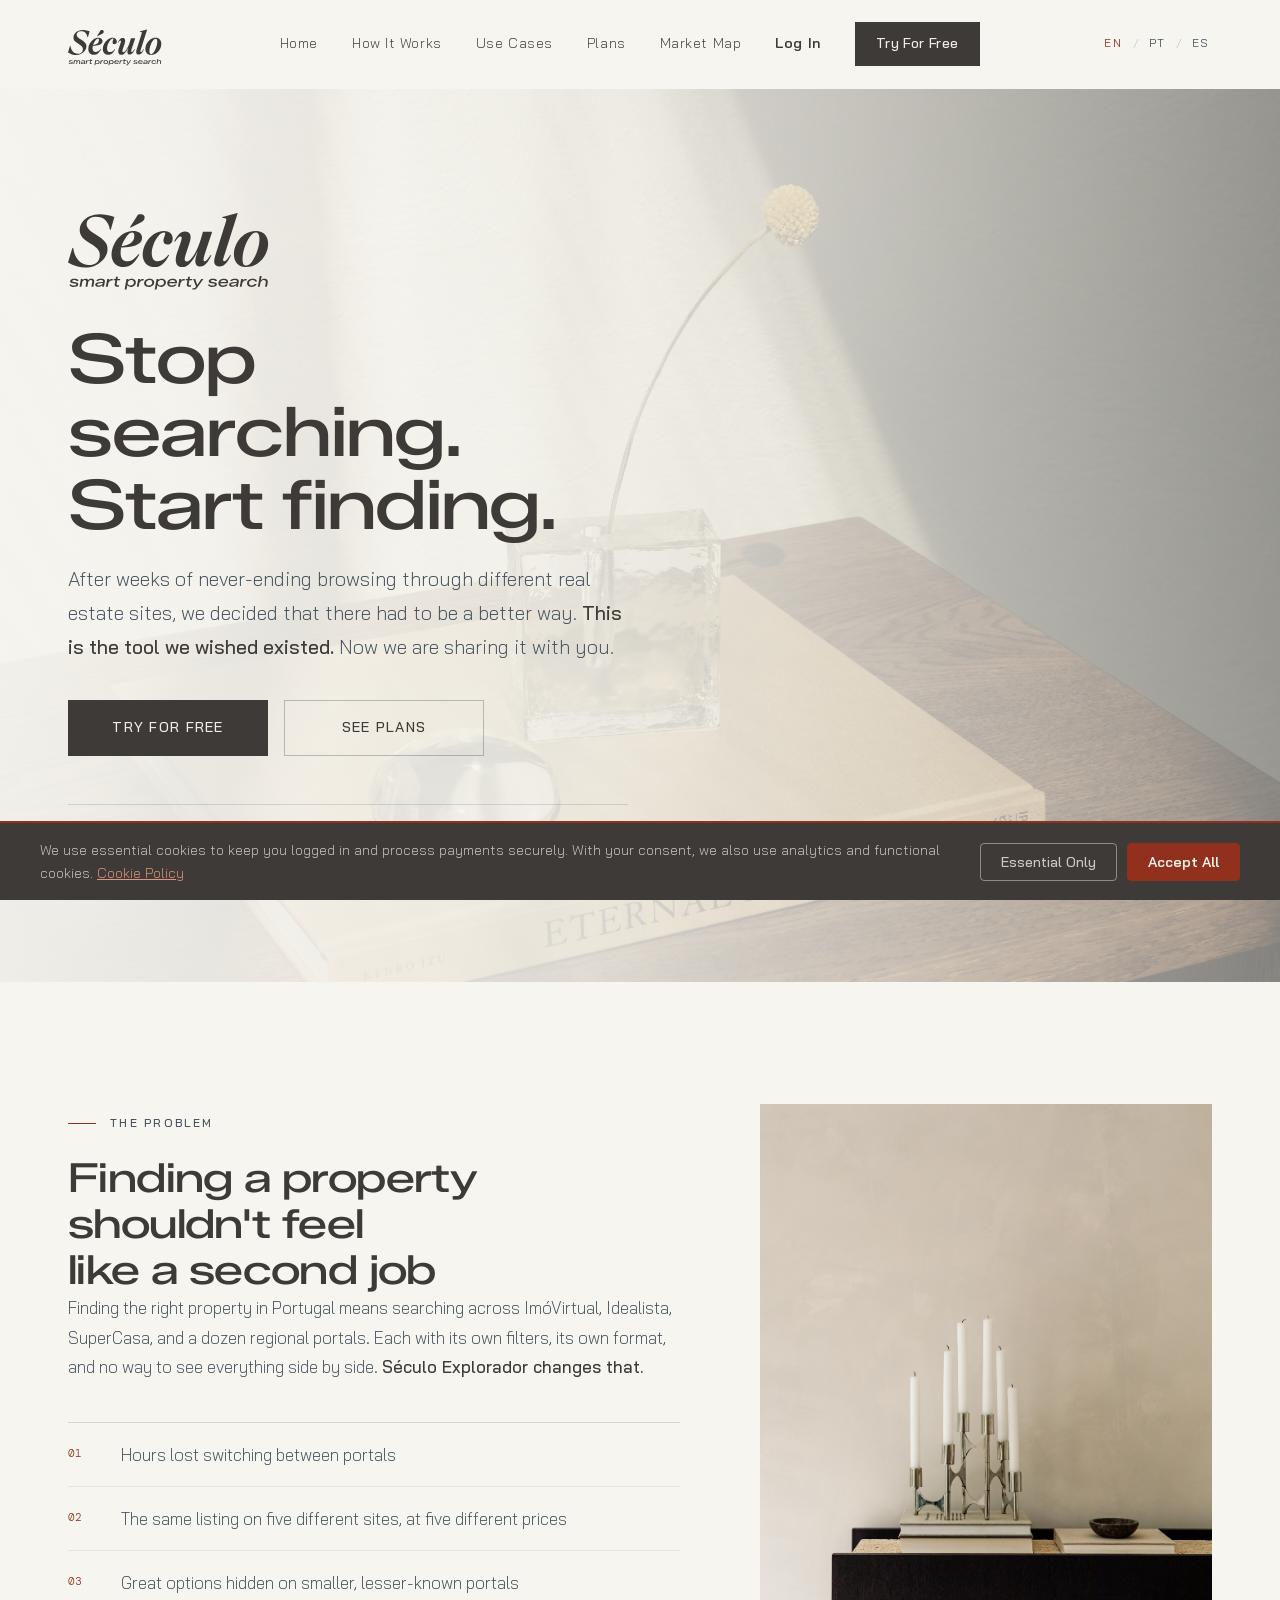
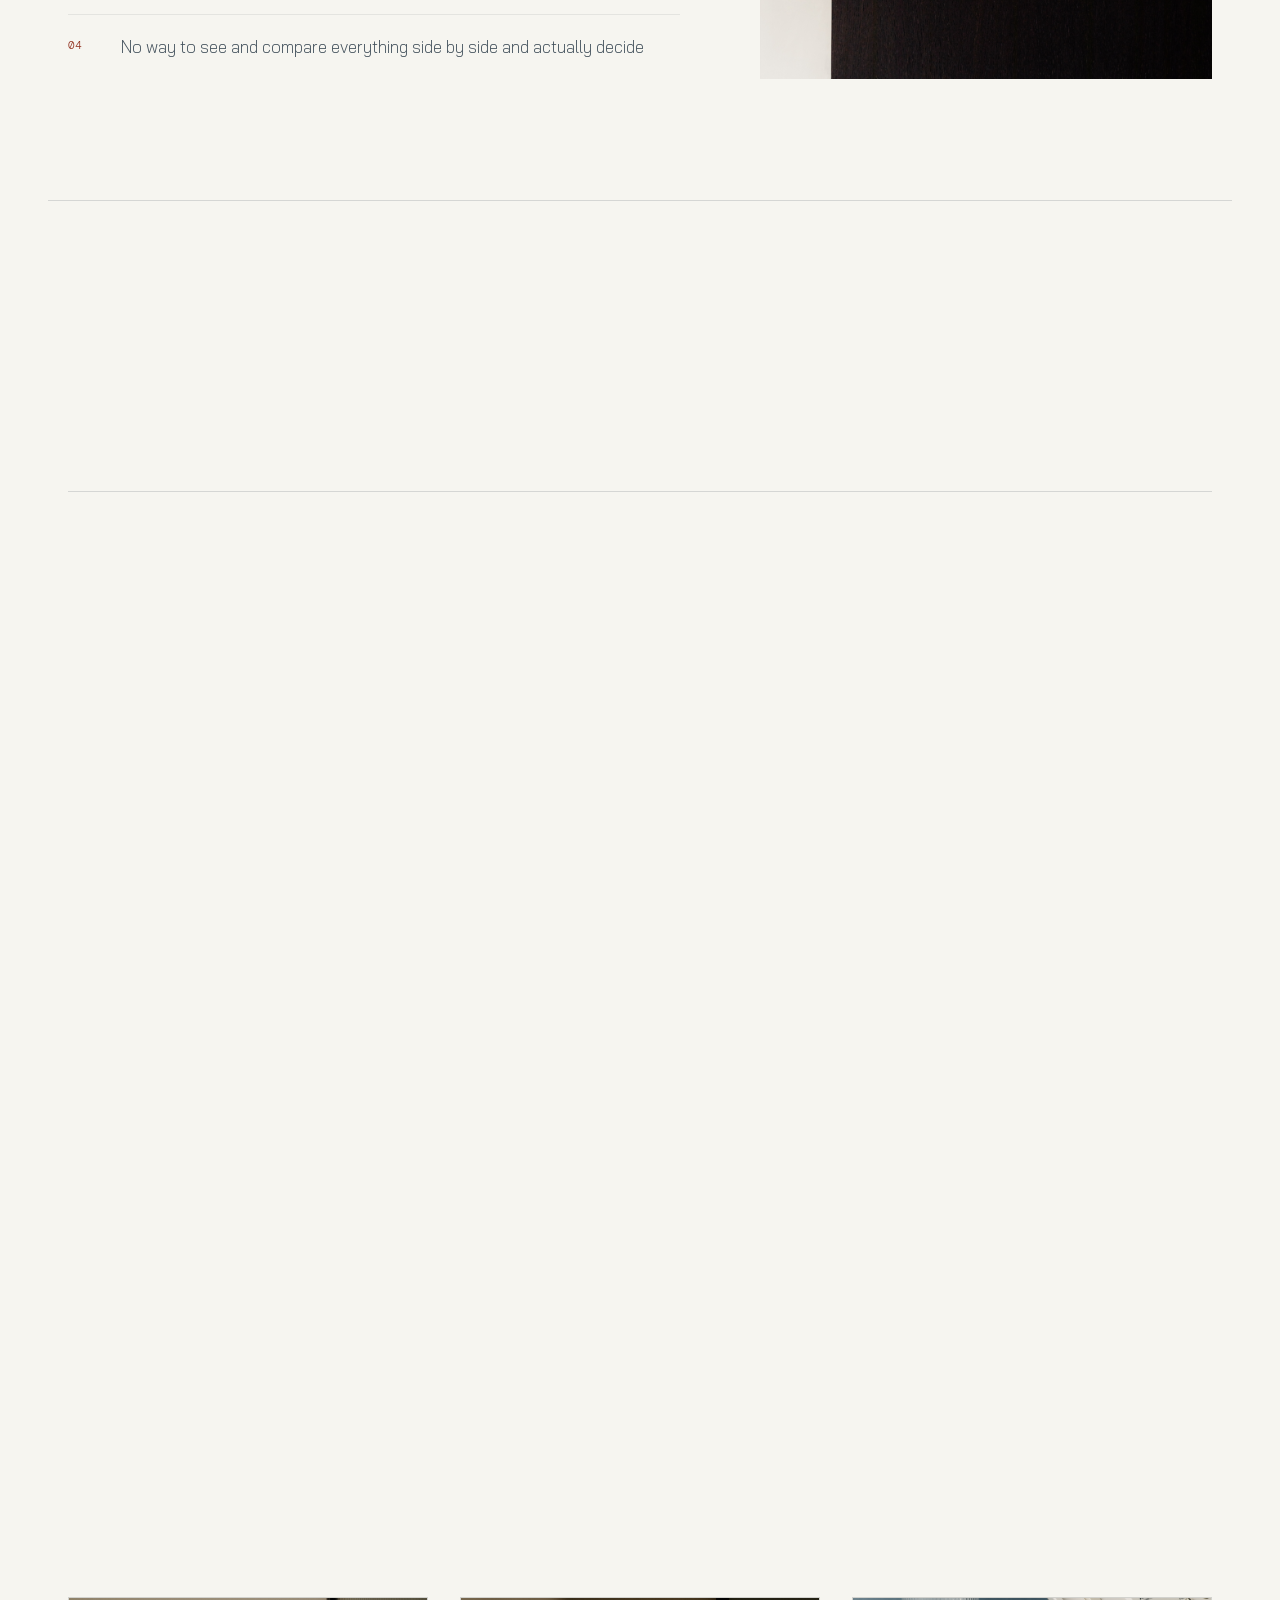
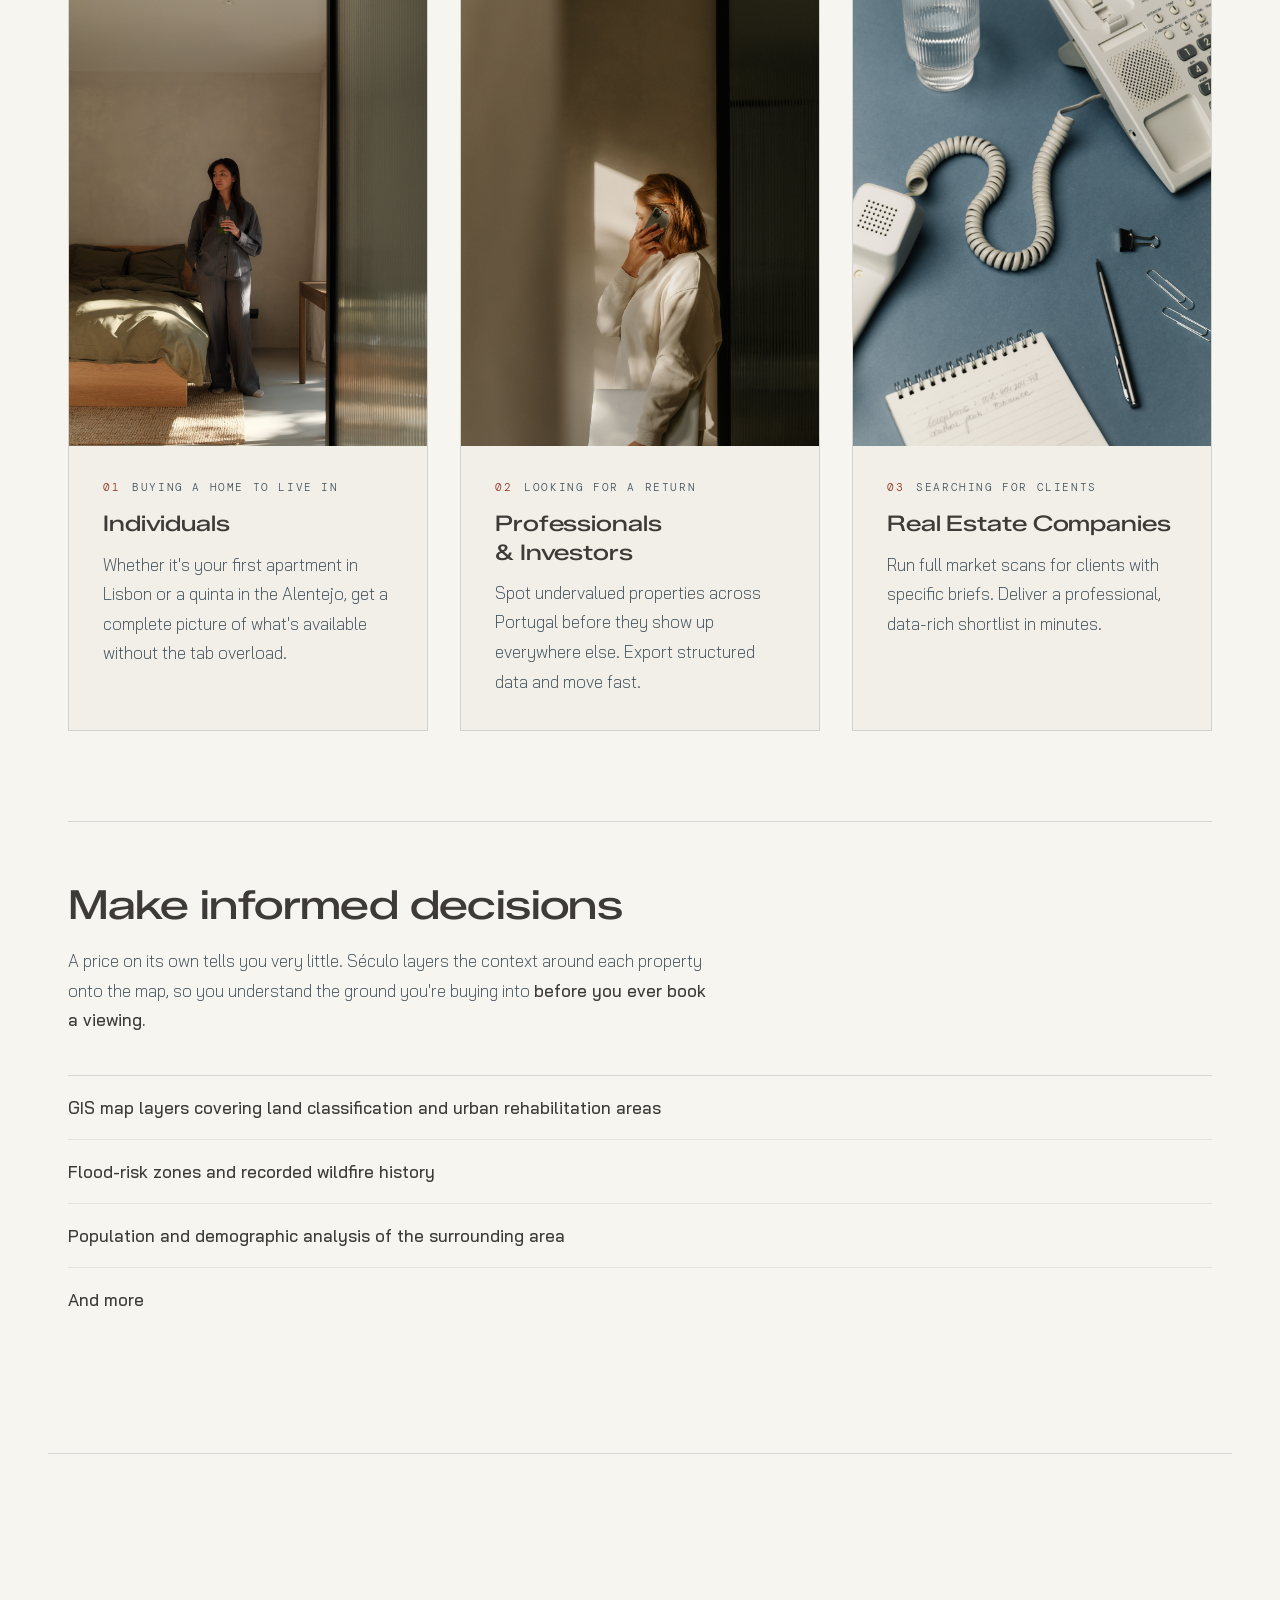
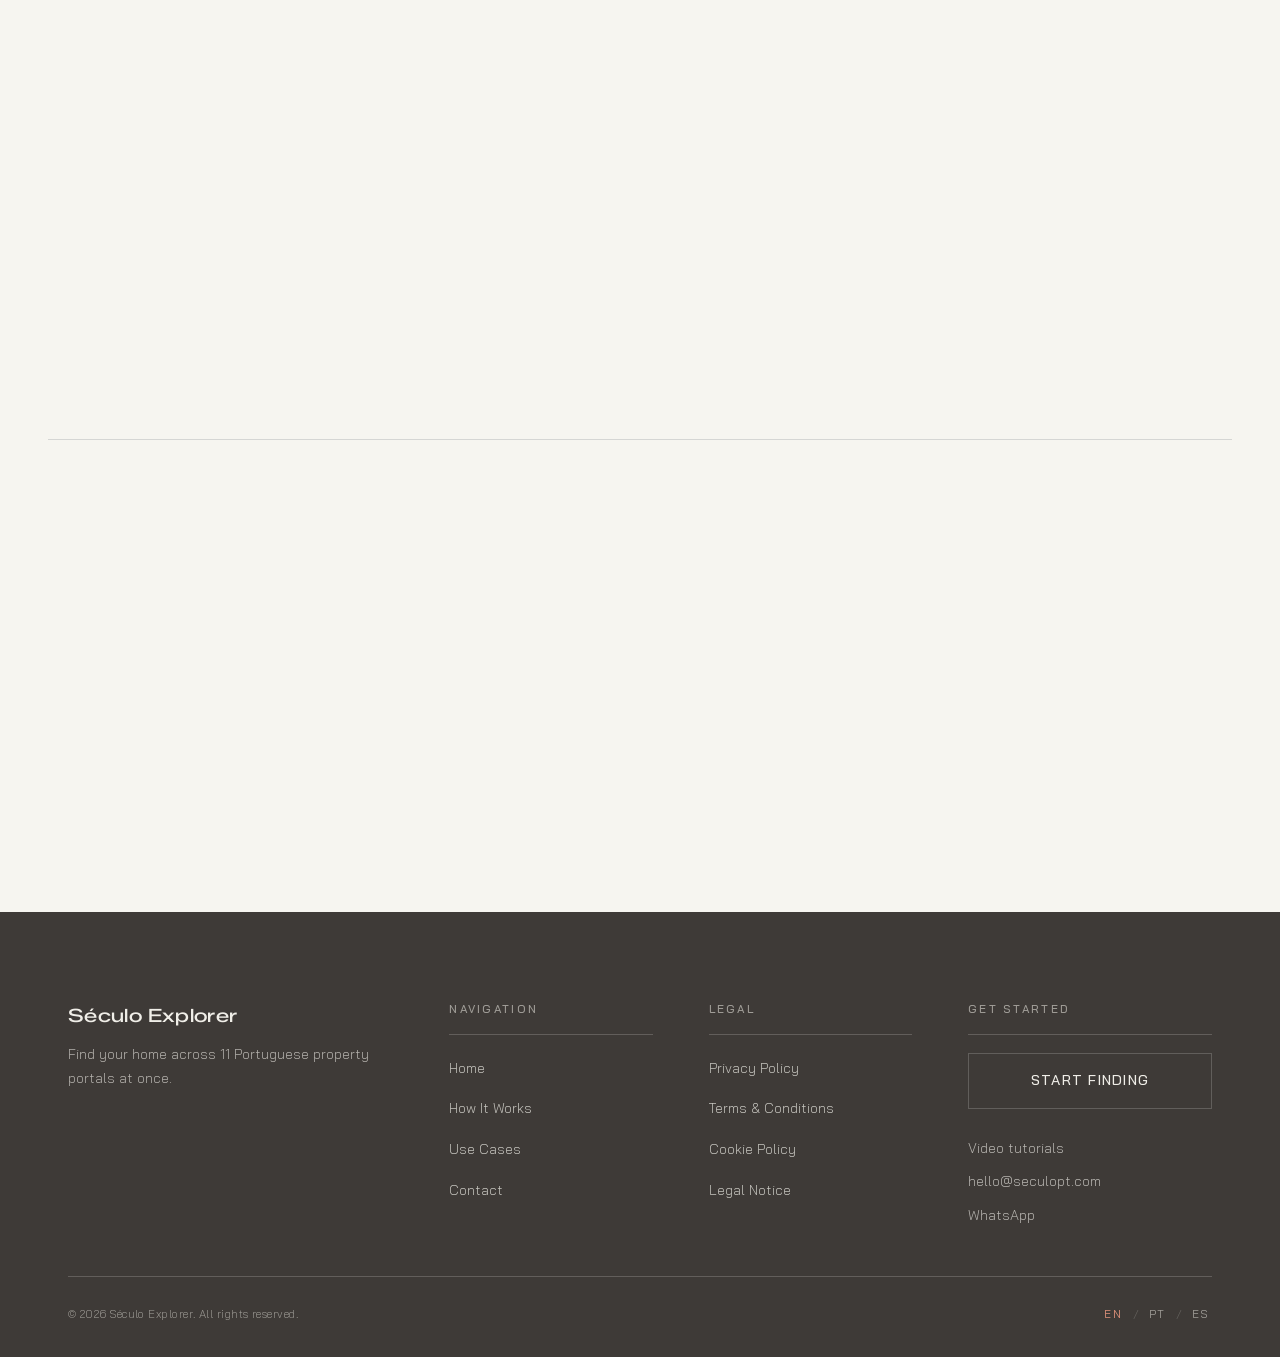
<file: index.html>
<!DOCTYPE html>
<html lang="en">
<head>
  <meta charset="UTF-8" />
  <meta name="viewport" content="width=device-width, initial-scale=1.0" />
  <meta name="description" content="Século Explorer searches 11 Portuguese property portals at once. Find your home faster — filter by location, price, size, and type all in one place." />
  <title>Século Explorer — Find Your Home in Portugal</title>
  <!-- Favicons — the S from the wordmark, reversed out of brand ink. -->
  <link rel="icon" href="/favicon.ico?v=2" sizes="32x32" />
  <link rel="icon" href="/favicon.svg?v=2" type="image/svg+xml" />
  <link rel="apple-touch-icon" href="/apple-touch-icon.png?v=2" />


  <!-- Runs before first paint. The .js class means scroll-reveal elements are
       only hidden when JS is actually there to reveal them again; the
       intro-skip check keeps the curtain from flashing on a repeat visit. -->
  <script>
    document.documentElement.classList.add('js');
    try {
      if (sessionStorage.getItem('seculo-intro-played') === '1') {
        document.documentElement.classList.add('intro-skip');
      }
    } catch (e) { /* storage blocked — the curtain simply plays again */ }
  </script>

  <!-- Google Fonts -->
  <link rel="preconnect" href="https://fonts.googleapis.com" />
  <link rel="preconnect" href="https://fonts.gstatic.com" crossorigin />
  <link href="https://fonts.googleapis.com/css2?family=Bai+Jamjuree:wght@200;300;400;500;600;700&family=Zalando+Sans+Expanded:wght@400;500;600;700&family=DM+Mono&display=swap" rel="stylesheet" />

  <!-- Stylesheets -->
  <link rel="stylesheet" href="css/style.css" />
  <link rel="stylesheet" href="css/nav.css" />
  <link rel="stylesheet" href="css/animations.css" />
</head>
<body>

  <!-- ══════════════════════════════════════════
       INTRO CURTAIN — plays once per session
  ══════════════════════════════════════════ -->
  <div class="intro" id="intro" aria-hidden="true">
    <img class="intro__logo" src="assets/logo.svg" alt="" />
    <span class="intro__rule"></span>
  </div>


  <!-- ══════════════════════════════════════════
       NAVIGATION
  ══════════════════════════════════════════ -->
  <nav class="site-nav" id="site-nav">
    <div class="nav-inner">
      <!-- Logo -->
      <a href="index.html" class="nav-logo" aria-label="Século Explorer — Home">
        <img src="assets/logo.svg" alt="Século Explorer" />
      </a>

      <!-- Links -->
      <ul class="nav-links">
        <li><a href="index.html" data-en="Home" data-pt="Início" data-es="Inicio">Home</a></li>
        <li><a href="#how-it-works" data-en="How It Works" data-pt="Como Funciona" data-es="Cómo Funciona">How It Works</a></li>
        <li><a href="#use-cases" data-en="Use Cases" data-pt="Casos de Uso" data-es="Casos de Uso">Use Cases</a></li>
        <li><a href="products.html" data-en="Plans" data-pt="Planos" data-es="Planes">Plans</a></li>
        <li><a href="https://luneta.seculopt.com/" data-en="Market Map" data-pt="Mapa do Mercado" data-es="Mapa del Mercado">Market Map</a></li>
        <li><a href="login.html" class="nav-login" data-en="Log In" data-pt="Entrar" data-es="Entrar">Log In</a></li>
        <li>
          <a href="https://seculo-api.vercel.app/?tier=free" class="btn btn-primary" data-en="Try For Free" data-pt="Experimenta Grátis" data-es="Pruébalo Gratis">Try For Free</a>
        </li>
      </ul>

      <!-- Language Toggle -->
      <div class="lang-toggle">
        <button class="lang-btn active" data-lang="en">EN</button>
        <span>/</span>
        <button class="lang-btn" data-lang="pt">PT</button>
        <span>/</span>
        <button class="lang-btn" data-lang="es">ES</button>
      </div>

      <!-- Hamburger -->
      <button class="nav-toggle" aria-label="Menu" aria-expanded="false">
        <span></span><span></span><span></span>
      </button>
    </div>
  </nav>


  <!-- ══════════════════════════════════════════
       SECTION A — HERO
  ══════════════════════════════════════════ -->
  <section class="hero" aria-label="Hero">
    <!-- Photo slot. Drop a file at assets/hero-bg.jpg and set
         --hero-image below to switch it on. -->
    <div class="hero__bg" aria-hidden="true"></div>

    <div class="hero-inner">
      <div class="hero-content">
        <img class="hero-logo" src="assets/logo.svg" alt="Século Explorer" width="192" height="87" />
        <h1 data-en="Stop searching. Start finding." data-pt="Encontre a Sua Casa em Portugal. Mais Depressa." data-es="Deja de buscar. Empieza a encontrar.">Stop searching. Start finding.</h1>
        <p class="hero-sub"
          data-en="After weeks of never-ending browsing through different real estate sites, we decided that there had to be a better way. <strong>This is the tool we wished existed.</strong> Now we are sharing it with you."
          data-pt="Depois de semanas de navegação sem fim por diferentes sites imobiliários, decidimos que tinha de haver uma forma melhor. <strong>Esta é a ferramenta que gostaríamos de ter tido.</strong> Agora estamos a partilhá-la consigo."
          data-es="Después de semanas de navegación interminable por diferentes sitios inmobiliarios, decidimos que tenía que haber una mejor manera. <strong>Esta es la herramienta que desearíamos que hubiera existido.</strong> Ahora la compartimos contigo.">After weeks of never-ending browsing through different real estate sites, we decided that there had to be a better way. <strong>This is the tool we wished existed.</strong> Now we are sharing it with you.</p>
        <div class="hero-actions btn-group">
          <a href="https://seculo-api.vercel.app/?tier=free" class="btn btn-primary" data-en="Try for free" data-pt="Experimenta grátis" data-es="Pruébalo gratis">Try for free</a>
          <a href="products.html" class="btn btn-outline" data-en="See plans" data-pt="Ver planos" data-es="Ver planes">See plans</a>
        </div>
        <div class="hero-stats">
          <div class="stat">
            <span class="stat-number" data-count-to="98" data-count-suffix="%+">98%+</span>
            <span class="stat-label" data-en="of the market covered" data-pt="do mercado coberto" data-es="del mercado cubierto">of the market covered</span>
          </div>
          <div class="stat">
            <span class="stat-number" data-count-to="11">11</span>
            <span class="stat-label" data-en="portals searched at once" data-pt="portais pesquisados de uma vez" data-es="portales buscados a la vez">portals searched at once</span>
          </div>
          <div class="stat">
            <span class="stat-number">0</span>
            <span class="stat-label" data-en="tabs to juggle" data-pt="abas para gerir" data-es="pestañas que gestionar">tabs to juggle</span>
          </div>
        </div>
      </div>
    </div>
  </section>


  <!-- ══════════════════════════════════════════
       SECTION B — PROBLEM
  ══════════════════════════════════════════ -->
  <section class="section problem-section" id="how-it-works">
    <div class="container">
      <div class="problem-grid">
        <div class="problem-col animate-on-scroll">
          <span class="section-label" data-en="The Problem" data-pt="O Problema" data-es="El Problema">The Problem</span>
          <h2
            data-en="Finding a property shouldn't feel like a second job"
            data-pt="Procurar propriedade não deve ser um segundo trabalho"
            data-es="Buscar una propiedad no debería sentirse como un segundo trabajo">Finding a property shouldn't feel like a second job</h2>
          <p class="problem-body measure"
            data-en="Finding the right property in Portugal means searching across ImóVirtual, Idealista, SuperCasa, and a dozen regional portals. Each with its own filters, its own format, and no way to see everything side by side. <strong>Século Explorador changes that.</strong>"
            data-pt="Encontrar o imóvel certo em Portugal significa pesquisar no ImóVirtual, Idealista, SuperCasa e dezenas de portais regionais. Cada um com os seus próprios filtros, o seu próprio formato, e sem forma de ver tudo lado a lado. <strong>O Século Explorador muda isso.</strong>"
            data-es="Encontrar la propiedad adecuada en Portugal significa buscar en ImóVirtual, Idealista, SuperCasa y docenas de portales regionales. Cada uno con sus propios filtros, su propio formato y sin forma de ver todo lado a lado. <strong>Século Explorador cambia eso.</strong>">Finding the right property in Portugal means searching across ImóVirtual, Idealista, SuperCasa, and a dozen regional portals. Each with its own filters, its own format, and no way to see everything side by side. <strong>Século Explorador changes that.</strong></p>

          <!-- Ruled list. The old version used emoji as bullets; the rules
               and index numbers now carry the same structure. -->
          <ul class="ruled-list">
            <li>
              <span class="ruled-list__index">01</span>
              <span data-en="Hours lost switching between portals" data-pt="Horas perdidas a alternar entre portais" data-es="Horas perdidas cambiando entre portales">Hours lost switching between portals</span>
            </li>
            <li>
              <span class="ruled-list__index">02</span>
              <span data-en="The same listing on five different sites, at five different prices" data-pt="O mesmo anúncio a aparecer em cinco portais diferentes" data-es="El mismo anuncio en cinco sitios diferentes, a cinco precios diferentes">The same listing on five different sites, at five different prices</span>
            </li>
            <li>
              <span class="ruled-list__index">03</span>
              <span data-en="Great options hidden on smaller, lesser-known portals" data-pt="Boas opções escondidas em portais mais pequenos e menos conhecidos" data-es="Grandes opciones ocultas en portales más pequeños y menos conocidos">Great options hidden on smaller, lesser-known portals</span>
            </li>
            <li>
              <span class="ruled-list__index">04</span>
              <span data-en="No way to see and compare everything side by side and actually decide" data-pt="Sem forma de ver e comparar tudo lado a lado e tomar uma decisão" data-es="Sin forma de ver y comparar todo lado a lado y tomar una decisión">No way to see and compare everything side by side and actually decide</span>
            </li>
          </ul>
        </div>

        <!-- Photo slot — this column was empty before, which is what left the
             gap on the right of this section. -->
        <div class="problem-media animate-on-scroll" style="--i: 1">
          <div class="media media--tall media--filled slot--problem"></div>
        </div>
      </div>
    </div>
  </section>


  <!-- ══════════════════════════════════════════
       SECTION C — HOW IT WORKS
  ══════════════════════════════════════════ -->
  <section class="section steps-section">
    <div class="container">
      <div class="steps-header animate-on-scroll">
        <span class="section-label" data-en="The Method" data-pt="O Método" data-es="El Método">The Method</span>
        <h2 data-en="How Século works" data-pt="Como o Século Funciona" data-es="Cómo Funciona Século">How Século works</h2>
      </div>

      <ol class="steps-list" data-hover-media>
        <li class="step-item animate-on-scroll slot--step1">
          <span class="step-number">01</span>
          <div class="step-body">
            <h3 data-en="Tell us what you're looking for" data-pt="Diga-nos o que procura" data-es="Dinos qué estás buscando">Tell us what you're looking for</h3>
            <p
              data-en="Set your location, property type, price, size and bedrooms. Or, if you're not sure yet, tell us about the life you picture for yourself — <strong>and we'll suggest the areas and properties that fit it.</strong>"
              data-pt="Defina a localização, o tipo de imóvel, o preço, a área e o número de quartos. Ou, se ainda não tem a certeza, conte-nos que vida imagina para si — <strong>e sugerimos as zonas e os imóveis que melhor lhe assentam.</strong>"
              data-es="Define la ubicación, el tipo de propiedad, el precio, el tamaño y las habitaciones. O, si aún no lo tienes claro, cuéntanos qué vida imaginas para ti — <strong>y te sugeriremos las zonas y propiedades que mejor encajan.</strong>">Set your location, property type, price, size and bedrooms. Or, if you're not sure yet, tell us about the life you picture for yourself — <strong>and we'll suggest the areas and properties that fit it.</strong></p>
          </div>
        </li>

        <li class="step-item animate-on-scroll slot--step2" style="--i: 1">
          <span class="step-number">02</span>
          <div class="step-body">
            <h3 data-en="We cover the whole Portuguese market, so you don't have to" data-pt="Cobrimos todo o mercado português, para que não tenha de o fazer" data-es="Cubrimos todo el mercado portugués, para que tú no tengas que hacerlo">We cover the whole Portuguese market, so you don't have to</h3>
            <p
              data-en="We search across every major portal at once. Results are <strong>scored by relevance, pinned on a map</strong> and <strong>enriched with nearby amenities</strong>, ready for you to explore."
              data-pt="Pesquisamos simultaneamente em múltiplos sites. Os resultados são <strong>classificados por relevância, fixados num mapa</strong> e <strong>enriquecidos com comodidades próximas</strong>, prontos para serem explorados."
              data-es="Buscamos simultáneamente en múltiples sitios. Los resultados están <strong>puntuados por relevancia, marcados en un mapa</strong> y <strong>enriquecidos con servicios cercanos</strong>, listos para explorar.">We search across every major portal at once. Results are <strong>scored by relevance, pinned on a map</strong> and <strong>enriched with nearby amenities</strong>, ready for you to explore.</p>
          </div>
        </li>

        <li class="step-item animate-on-scroll slot--step3" style="--i: 2">
          <span class="step-number">03</span>
          <div class="step-body">
            <h3 data-en="Explore on the map, export when ready" data-pt="Explore no mapa, exporte quando estiver pronto" data-es="Explora en el mapa, exporta cuando estés listo">Explore on the map, export when ready</h3>
            <p
              data-en="Browse results on an interactive map with real planning layers: land classification, flood zones, wildfire history, drive-time isochrones and nearby amenities. When you've found your shortlist, <strong>download it as Excel or CSV in one click.</strong>"
              data-pt="Navegue pelos resultados num mapa interativo com camadas de planeamento real: classificação do solo, zonas inundáveis, histórico de incêndios, isócronas de tempo de condução e equipamentos nas proximidades. Quando tiver encontrado a sua lista, <strong>descarregue-a como Excel ou CSV com um clique.</strong>"
              data-es="Navega por los resultados en un mapa interactivo con capas de planificación reales: clasificación del suelo, zonas de inundación, historial de incendios, isocronas y servicios cercanos. Cuando tengas tu lista reducida, <strong>descárgala como Excel o CSV con un clic.</strong>">Browse results on an interactive map with real planning layers: land classification, flood zones, wildfire history, drive-time isochrones and nearby amenities. When you've found your shortlist, <strong>download it as Excel or CSV in one click.</strong></p>
          </div>
        </li>
      </ol>

      <!-- The tutorials live on the YouTube channel. This is the section that
           explains the product, so the one link to them belongs here. -->
      <p class="steps-more animate-on-scroll">
        <a href="https://www.youtube.com/@seculopt" target="_blank" rel="noopener"
          data-en="Watch the tutorials on YouTube"
          data-pt="Veja os tutoriais no YouTube"
          data-es="Ve los tutoriales en YouTube">Watch the tutorials on YouTube</a>
      </p>

      <!-- The photography for this section now appears on hover, following
           the cursor across the three steps. See js/hover-media.js. -->
    </div>
  </section>


  <!-- ══════════════════════════════════════════
       SECTION D — USE CASES
  ══════════════════════════════════════════ -->
  <section class="section use-cases-section" id="use-cases">
    <div class="container">
      <div class="use-cases-header animate-on-scroll">
        <span class="section-label" data-en="Who It's For" data-pt="Para Quem É" data-es="Para Quién Es">Who It's For</span>
        <h2 data-en="For anyone looking for property" data-pt="Para qualquer pessoa à procura de propriedade" data-es="Para cualquiera que busque propiedad">For anyone looking for property</h2>
      </div>

      <!-- One card per audience. The photo sits flush to the card edge and is
           chosen in the PHOTO PICKER block at the foot of this file. -->
      <div class="use-cases-grid">
        <article class="use-case-card animate-on-scroll">
          <div class="media media--filled use-case-media slot--who1"></div>
          <div class="use-case-body">
            <p class="use-case-meta">
              <span class="use-case-index">01</span>
              <span class="use-case-kicker" data-en="Buying a home to live in" data-pt="Comprar casa para viver" data-es="Comprar una casa para vivir">Buying a home to live in</span>
            </p>
            <h3 data-en="Individuals" data-pt="Indivíduos" data-es="Particulares">Individuals</h3>
            <p
              data-en="Whether it's your first apartment in Lisbon or a quinta in the Alentejo, get a complete picture of what's available without the tab overload."
              data-pt="Seja um apartamento em Lisboa ou uma quinta no Alentejo, tenha uma visão completa do que existe no mercado — sem o caos dos mil separadores abertos."
              data-es="Ya sea tu primer apartamento en Lisboa o una quinta en el Alentejo, obtén una visión completa de lo disponible sin el caos de las pestañas abiertas.">Whether it's your first apartment in Lisbon or a quinta in the Alentejo, get a complete picture of what's available without the tab overload.</p>
          </div>
        </article>

        <article class="use-case-card animate-on-scroll" style="--i: 1">
          <div class="media media--filled use-case-media slot--who2"></div>
          <div class="use-case-body">
            <p class="use-case-meta">
              <span class="use-case-index">02</span>
              <span class="use-case-kicker" data-en="Looking for a return" data-pt="À procura de rentabilidade" data-es="Buscando rentabilidad">Looking for a return</span>
            </p>
            <h3 data-en="Professionals &amp; Investors" data-pt="Profissionais e Investidores" data-es="Profesionales e Inversores">Professionals &amp; Investors</h3>
            <p
              data-en="Spot undervalued properties across Portugal before they show up everywhere else. Export structured data and move fast."
              data-pt="Identifique propriedades subavaliadas em toda a região portuguesa antes de aparecerem em outros lugares. Exporte dados estruturados e avance rapidamente."
              data-es="Identifica propiedades infravaloradas en la región portuguesa antes de que aparezcan en todas partes. Exporta datos estructurados y actúa rápido.">Spot undervalued properties across Portugal before they show up everywhere else. Export structured data and move fast.</p>
          </div>
        </article>

        <article class="use-case-card animate-on-scroll" style="--i: 2">
          <div class="media media--filled use-case-media slot--who3"></div>
          <div class="use-case-body">
            <p class="use-case-meta">
              <span class="use-case-index">03</span>
              <span class="use-case-kicker" data-en="Searching for clients" data-pt="A procurar para clientes" data-es="Buscando para clientes">Searching for clients</span>
            </p>
            <h3 data-en="Real Estate Companies" data-pt="Agências de Imóveis" data-es="Empresas Inmobiliarias">Real Estate Companies</h3>
            <p
              data-en="Run full market scans for clients with specific briefs. Deliver a professional, data-rich shortlist in minutes."
              data-pt="Realize varreduras completas do mercado para clientes com briefs específicos. Entregue uma lista profissional e rica em dados em minutos."
              data-es="Realiza análisis completos del mercado para clientes con requisitos específicos. Entrega una lista profesional y rica en datos en minutos.">Run full market scans for clients with specific briefs. Deliver a professional, data-rich shortlist in minutes.</p>
          </div>
        </article>
      </div>

      <!-- Second block: what the data lets you know, rather than who it is for -->
      <div class="informed animate-on-scroll">
        <h2 data-en="Make informed decisions" data-pt="Tome decisões informadas" data-es="Toma decisiones informadas">Make informed decisions</h2>
        <p class="measure"
          data-en="A price on its own tells you very little. Século layers the context around each property onto the map, so you understand the ground you're buying into <strong>before you ever book a viewing.</strong>"
          data-pt="Um preço, por si só, diz muito pouco. O Século sobrepõe ao mapa o contexto de cada imóvel, para que perceba o terreno em que está a investir <strong>antes sequer de marcar uma visita.</strong>"
          data-es="Un precio, por sí solo, dice muy poco. Século superpone en el mapa el contexto de cada propiedad, para que entiendas el terreno en el que inviertes <strong>antes incluso de concertar una visita.</strong>">A price on its own tells you very little. Século layers the context around each property onto the map, so you understand the ground you're buying into <strong>before you ever book a viewing.</strong></p>

        <ul class="ruled-list ruled-list--bare">
          <li><span data-en="GIS map layers covering land classification and urban rehabilitation areas" data-pt="Camadas SIG com classificação do solo e áreas de reabilitação urbana" data-es="Capas SIG con clasificación del suelo y áreas de rehabilitación urbana">GIS map layers covering land classification and urban rehabilitation areas</span></li>
          <li><span data-en="Flood-risk zones and recorded wildfire history" data-pt="Zonas de risco de inundação e histórico de incêndios registados" data-es="Zonas de riesgo de inundación e historial de incendios registrados">Flood-risk zones and recorded wildfire history</span></li>
          <li><span data-en="Population and demographic analysis of the surrounding area" data-pt="Análise populacional e demográfica da zona envolvente" data-es="Análisis poblacional y demográfico del entorno">Population and demographic analysis of the surrounding area</span></li>
          <li><span data-en="And more" data-pt="E mais" data-es="Y más">And more</span></li>
        </ul>
      </div>
    </div>
  </section>


  <!-- ══════════════════════════════════════════
       SECTION E — ORIGIN + CTA
  ══════════════════════════════════════════ -->
  <section class="section origin-section">
    <div class="container">
      <div class="origin-content animate-on-scroll measure">
        <span class="section-label" data-en="Our Story" data-pt="A Nossa História" data-es="Nuestra Historia">Our Story</span>
        <h2 data-en="We built it for ourselves first" data-pt="Construímos isto primeiro para nós" data-es="Lo construimos primero para nosotros">We built it for ourselves first</h2>
        <p class="origin-body"
          data-en="Século began when we grew tired of looking for property options. Sleepless nights, hundreds of tabs open, and dozens of emails asking for more info on a property to find out more about the location."
          data-pt="O Século nasceu quando nos cansámos de procurar imóveis. Noites sem dormir, centenas de separadores abertos e dezenas de emails a pedir mais informação sobre um imóvel para saber mais sobre a localização."
          data-es="Século nació cuando nos cansamos de buscar propiedades. Noches sin dormir, cientos de pestañas abiertas y docenas de correos pidiendo más información sobre una propiedad para saber más sobre la ubicación.">Século began when we grew tired of looking for property options. Sleepless nights, hundreds of tabs open, and dozens of emails asking for more info on a property to find out more about the location.</p>
        <p class="origin-body"
          data-en="We created this to make our lives easier, and help people in similar situations trying to navigate the Portuguese housing and real estate market."
          data-pt="Criámos isto para nos facilitar a vida e para ajudar quem está numa situação parecida, a tentar navegar o mercado habitacional e imobiliário português."
          data-es="Lo creamos para hacernos la vida más fácil y para ayudar a quienes están en una situación parecida, intentando navegar el mercado de la vivienda y el inmobiliario portugués.">We created this to make our lives easier, and help people in similar situations trying to navigate the Portuguese housing and real estate market.</p>
      </div>
    </div>
  </section>


  <!-- ══════════════════════════════════════════
       SECTION F — CLOSING CTA
  ══════════════════════════════════════════ -->
  <section class="section cta-section">
    <div class="container">
      <div class="cta-block animate-on-scroll">
        <h2 class="cta-heading" data-en="Ready to find your property?" data-pt="Pronto para encontrar a sua casa?" data-es="¿Listo para encontrar tu propiedad?">Ready to find your property?</h2>
        <p class="cta-sub" data-en="Every portal. Every listing. One map." data-pt="Cada portal. Cada anúncio. Um mapa." data-es="Cada portal. Cada anuncio. Un mapa.">Every portal. Every listing. One map.</p>
        <a href="products.html" class="btn btn-primary cta-btn" data-en="Start finding" data-pt="Começar a Encontrar" data-es="Empezar a Encontrar">Start finding</a>
      </div>
    </div>
  </section>


  <!-- ══════════════════════════════════════════
       FOOTER
  ══════════════════════════════════════════ -->
  <footer class="site-footer">
    <div class="container">
      <div class="footer-grid">
        <!-- Left: Brand -->
        <div class="footer-brand">
          <span class="footer-logo">Século Explorer</span>
          <p class="footer-tagline"
            data-en="Find your home across 11 Portuguese property portals at once."
            data-pt="Encontre a sua casa em 11 portais imobiliários portugueses de uma vez."
            data-es="Encuentra tu hogar en 11 portales inmobiliarios portugueses a la vez.">Find your home across 11 Portuguese property portals at once.</p>
        </div>

        <!-- Centre: Navigation -->
        <div>
          <p class="footer-heading" data-en="Navigation" data-pt="Navegação" data-es="Navegación">Navigation</p>
          <ul class="footer-links">
            <li><a href="index.html" data-en="Home" data-pt="Início" data-es="Inicio">Home</a></li>
            <li><a href="#how-it-works" data-en="How It Works" data-pt="Como Funciona" data-es="Cómo Funciona">How It Works</a></li>
            <li><a href="#use-cases" data-en="Use Cases" data-pt="Casos de Uso" data-es="Casos de Uso">Use Cases</a></li>
            <li><a href="contact.html" data-en="Contact" data-pt="Contacto" data-es="Contacto">Contact</a></li>
          </ul>
        </div>

        <!-- Legal -->
        <div>
          <p class="footer-heading" data-en="Legal" data-pt="Legal" data-es="Legal">Legal</p>
          <ul class="footer-links">
            <li><a href="privacy-policy.html" data-en="Privacy Policy" data-pt="Política de Privacidade" data-es="Política de Privacidad">Privacy Policy</a></li>
            <li><a href="terms.html" data-en="Terms &amp; Conditions" data-pt="Termos e Condições" data-es="Términos y Condiciones">Terms &amp; Conditions</a></li>
            <li><a href="cookie-policy.html" data-en="Cookie Policy" data-pt="Política de Cookies" data-es="Política de Cookies">Cookie Policy</a></li>
            <li><a href="legal-notice.html" data-en="Legal Notice" data-pt="Aviso Legal" data-es="Aviso Legal">Legal Notice</a></li>
          </ul>
        </div>

        <!-- Right: Get Started -->
        <div class="footer-nav-col">
          <p class="footer-heading" data-en="Get Started" data-pt="Começar" data-es="Empezar">Get Started</p>
          <a href="products.html" class="btn btn-outline" data-en="Start finding" data-pt="Começar a Encontrar" data-es="Empezar a Encontrar">Start finding</a>
          <a href="https://www.youtube.com/@seculopt" class="footer-tutorials" target="_blank" rel="noopener" data-en="Video tutorials" data-pt="Tutoriais em vídeo" data-es="Tutoriales en vídeo">Video tutorials</a>
          <a href="mailto:hello@seculopt.com" class="footer-email">hello@seculopt.com</a>
          <a href="https://wa.me/351912102647" class="footer-whatsapp" target="_blank" rel="noopener">WhatsApp</a>
        </div>
      </div>

      <hr class="footer-divider" />

      <div class="footer-bottom">
        <span class="footer-copy" data-en="&copy; 2026 S&eacute;culo Explorer. All rights reserved." data-pt="&copy; 2026 S&eacute;culo Explorer. Todos os direitos reservados." data-es="&copy; 2026 S&eacute;culo Explorer. Todos los derechos reservados.">&copy; 2026 S&eacute;culo Explorer. All rights reserved.</span>
        <div class="footer-lang">
          <button class="lang-btn active" data-lang="en">EN</button>
          <span>/</span>
          <button class="lang-btn" data-lang="pt">PT</button>
          <span>/</span>
          <button class="lang-btn" data-lang="es">ES</button>
        </div>
      </div>
    </div>
  </footer>


  <!-- ══════════════════════════════════════════
       SCRIPTS
  ══════════════════════════════════════════ -->
  <script src="js/intro.js"></script>
  <script src="js/nav.js"></script>
  <script src="js/counters.js"></script>
  <script src="js/hover-media.js"></script>
  <script src="js/lang.js"></script>
  <script src="js/cookies.js"></script>


  <!-- ══════════════════════════════════════════
       PAGE-LEVEL STYLES (Home-specific)
       Mobile-first: base rules are the phone layout.
  ══════════════════════════════════════════ -->
  <style>
    /* ══════════════════════════════════════════════════════════
       PHOTO PICKER
       The only place you need to touch to change a photo.
       Swap the filename between the quotes, save, refresh.
       Files live in  assets/images/
       Set a slot to  none  to go back to the empty placeholder.

       Currently in assets/images/ (all portrait, 2:3):
         kaboompics_an-old-mercedes-benz-parked-in-the-street-8262.jpg
         kaboompics_casa-do-alentejo-lisbon-portugal-8325.jpg
         kaboompics_cityscape-of-lisbon-portugal-8435.jpg
         kaboompics_coffee-table-book-and-craspedia-flower-styled-on-dark-wood-43428.jpg
         kaboompics_colorful-wooden-door-in-the-facade-of-a-typical-portuguese-house-at-lisbon-portugal-8276.jpg
         kaboompics_interior-inspo-warm-minimalist-living-room-de-sede-ds-2011-leather-sofa-and-travertine-furniture-36458.jpg
         kaboompics_oranges-on-the-tree-8315.jpg
         kaboompics_plants-of-portugal-8654.jpg
         kaboompics_plants-of-portugal-8657.jpg
         kaboompics_portuguese-azulejos-typical-glazed-ceramic-tiles-with-marble-8238.jpg
         kaboompics_stations-of-the-cross-lagos-portugal-8640.jpg
         kaboompics_uncommon-black-console-with-travertine-and-wood-veneer-decor-37100.jpg
       ══════════════════════════════════════════════════════════ */

    /* Hero background, behind "Stop searching. Start finding." */
    .hero__bg {
      --img: url('assets/images/kaboompics_coffee-table-book-and-craspedia-flower-styled-on-dark-wood-43428.jpg');
    }

    /* Tall image beside "Finding a property shouldn't feel like a second job" */
    .slot--problem {
      --img: url('assets/images/kaboompics_uncommon-black-console-with-travertine-and-wood-veneer-decor-37100.jpg');
    }

    /* How Século Works — these three appear under the cursor on hover,
       one per step. js/hover-media.js reads these same variables. */
    .slot--step1 {
      --img: url('assets/images/kaboompics_interior-inspo-warm-minimalist-living-room-de-sede-ds-2011-leather-sofa-and-travertine-furniture-36458.jpg');
    }
    .slot--step2 {
      --img: url('assets/images/kaboompics_cityscape-of-lisbon-portugal-8435.jpg');
    }
    .slot--step3 {
      --img: url('assets/images/kaboompics_motion-blur-flash-photography-of-woman-typing-on-laptop-39777.jpg');
    }

    /* Who It's For — one photo per card, top to bottom */
    .slot--who1 {
      --img: url('assets/images/kaboompics_woman-starting-the-day-with-a-green-smoothie-39263.jpg');
    }
    .slot--who2 {
      --img: url('assets/images/kaboompics_remote-work-and-home-office-with-laptop-phone-and-camera-38983.jpg');
    }
    .slot--who3 {
      --img: url('assets/images/kaboompics_office-desk-flat-lay-with-retro-phone-notebook-and-glass-of-water-41953.jpg');
    }

    /* Paints whatever --img above points at. A filename that doesn't exist
       just shows the flat placeholder tone — nothing breaks. */
    .media--filled {
      background-image: var(--img, none);
    }

    /* Suppress the crosshair placeholder on picker-driven slots, since the
       div stays empty and the lines would otherwise sit on top of the photo. */
    .media--filled:empty::before,
    .media--filled:empty::after {
      content: none;
    }

    /* ── Hero ── */
    .hero {
      position: relative;
      display: flex;
      align-items: flex-end;
      /* Fills the screen minus the nav, using dvh so mobile browser chrome
         appearing and disappearing does not crop the content. */
      min-height: calc(100svh - 72px);
      padding-top: clamp(48px, 12vh, 120px);
      overflow: hidden;
    }

    /* The photo itself is chosen in the PHOTO PICKER block at the top. */
    .hero__bg {
      position: absolute;
      inset: 0;
      z-index: 0;
      background-color: var(--color-sunken);
      background-image: var(--img, none);
      background-size: cover;
      background-position: center 30%;
      background-repeat: no-repeat;
    }

    /* Warm scrim so type stays readable once a photo is in place. On mobile
       it is stronger, because text sits over more of the image. */
    .hero__bg::after {
      content: '';
      position: absolute;
      inset: 0;
      background: linear-gradient(
        to top,
        rgb(246, 245, 240) 0%,
        rgba(246, 245, 240, 0.321) 45%,
        rgba(246, 245, 240, 0.823) 100%
      );
    }

    .hero-inner {
      position: relative;
      z-index: 1;
      width: 100%;
      max-width: var(--max-width);
      margin: 0 auto;
      padding: 0 var(--gutter) clamp(56px, 9vh, 104px);
    }

    /* One measure for the whole hero column. Everything inside — heading,
       copy, the two buttons and the rule above the stats — starts and ends
       on the same two edges. The previous 22ch was resolved at body size, so
       the column was narrower than the buttons and the stats sitting in it,
       which is what left the rule short of the content beside it. */
    .hero-content {
      max-width: 48ch;
    }

    /* The logo now opens the hero in place of the old eyebrow line. */
    .hero-logo {
      width: clamp(148px, 33vw, 208px);
      height: auto;
      margin-bottom: clamp(22px, 3vw, 32px);
    }

    /* Stated explicitly rather than inherited, so the heading face is
       obvious at this spot and survives any future change to the h1 base. */
    .hero h1 {
      font-family: var(--font-display);
      font-weight: 500;
      margin-bottom: 20px;
    }

    /* No measure of its own — the column already sets one, and a second
       narrower cap here would pull the copy in off the rule below it. */
    .hero-sub {
      font-size: var(--t-lead);
      color: var(--color-mid);
      margin-bottom: 36px;
    }

    /* Layout comes from .btn-group; this only adds the spacing below. */
    .hero-actions {
      margin-bottom: 48px;
    }

    /* ── Hero stats — a ruled row, not pills ── */
    .hero-stats {
      display: grid;
      grid-template-columns: 1fr;
      border-top: 1px solid var(--rule);
    }

    .stat {
      display: flex;
      align-items: baseline;
      gap: 12px;
      padding: 16px 0;
      border-bottom: 1px solid var(--rule-faint);
    }

    .stat-number {
      font-family: var(--font-display);
      font-size: 1.5rem;
      font-weight: 500;
      color: var(--color-primary);
      line-height: 1;
      min-width: 3.5ch;
    }

    .stat-label {
      font-size: var(--t-label);
      letter-spacing: 0.14em;
      text-transform: uppercase;
      color: var(--color-mid);
      line-height: 1.4;
    }

    /* ── Problem Section ── */
    .problem-grid {
      display: grid;
      grid-template-columns: 1fr;
      gap: clamp(40px, 7vw, 80px);
      align-items: start;
    }

    .problem-body {
      margin-bottom: 40px;
    }

    /* ── Ruled list ── */
    .ruled-list {
      border-top: 1px solid var(--rule);
    }

    .ruled-list li {
      display: grid;
      grid-template-columns: 3.5ch 1fr;
      gap: 18px;
      align-items: start;
      padding: 18px 0;
      border-bottom: 1px solid var(--rule-faint);
      font-size: var(--t-body);
      color: var(--color-mid);
      line-height: 1.6;
    }

    .ruled-list__index {
      font-family: var(--font-mono);
      font-size: var(--t-label);
      color: var(--color-accent);
      letter-spacing: 0.04em;
      padding-top: 0.35em;
    }

    /* Unnumbered variant. Two numbered lists already run above this one, so
       a third would read as a sequence it is not. */
    .ruled-list--bare li {
      grid-template-columns: 1fr;
      gap: 0;
    }

    /* The rule below the final row closes nothing, it just dangles. */
    .ruled-list li:last-child {
      border-bottom: none;
    }

    /* ── Steps Section ── */
    .steps-header {
      margin-bottom: clamp(40px, 6vw, 72px);
    }

    .steps-list {
      border-top: 1px solid var(--rule);
    }

    .step-item {
      display: grid;
      grid-template-columns: 1fr;
      gap: 12px;
      padding: clamp(28px, 4vw, 44px) 0;
      border-bottom: 1px solid var(--rule);
    }

    .step-number {
      font-family: var(--font-mono);
      font-size: var(--t-label);
      letter-spacing: 0.14em;
      color: var(--color-accent);
    }

    .step-body h3 {
      margin-bottom: 10px;
    }

    .step-body p {
      max-width: 62ch;
    }

    /* ── Link out to the tutorials ──
       A drawn underline rather than a button: it leaves the site, so it should
       not compete with the two real calls to action on the page. */
    .steps-more {
      margin-top: clamp(26px, 3.5vw, 40px);
    }

    .steps-more a {
      display: inline-flex;
      align-items: center;
      gap: 10px;
      font-size: var(--t-small);
      font-weight: 500;
      letter-spacing: 0.04em;
      color: var(--color-primary);
      padding-bottom: 5px;
      border-bottom: 1px solid var(--rule-strong);
      transition: color var(--transition), border-color var(--transition);
    }

    /* Marks the link as leaving the site. Set in CSS, not in the markup, so
       the language switch cannot overwrite it. */
    .steps-more a::after {
      content: '\2197';
      font-size: 0.95em;
      line-height: 1;
    }

    .steps-more a:hover,
    .steps-more a:focus-visible {
      color: var(--color-accent);
      border-bottom-color: var(--color-accent);
    }

    /* ── Cursor-following photo (How Século Works) ──
       Fixed-position so it can sit over the section without affecting
       layout. Pointer-events off so it never blocks the text underneath.
       Only ever shown on devices with a real pointer — see the media query
       at the foot of this block. */
    .hover-media {
      position: fixed;
      top: 0;
      left: 0;
      width: clamp(148px, 13.5vw, 208px);
      aspect-ratio: 2 / 3;
      background-color: var(--color-sunken);
      background-size: cover;
      background-position: center;
      pointer-events: none;
      z-index: 40;
      opacity: 0;
      transform: translate3d(-50%, -50%, 0) scale(0.92);
      transition: opacity 0.45s var(--ease-out), transform 0.45s var(--ease-out);
      display: none;
    }

    .hover-media.is-active {
      opacity: 1;
      transform: translate3d(-50%, -50%, 0) scale(1);
    }

    /* Rows fade the non-hovered steps back, so the one under the cursor
       reads as selected rather than the photo just floating over a list. */
    .steps-list.is-hovering .step-item {
      transition: opacity var(--transition);
      opacity: 0.45;
    }

    .steps-list.is-hovering .step-item:hover {
      opacity: 1;
    }

    /* Step 03 closes the list with its own rule, so the divider this section
       would otherwise draw at its top reads as a second line under it. */
    .section + .use-cases-section::before {
      content: none;
    }

    /* ── Use Cases ──
       Cards, one per audience. Still squared and hairline-drawn rather than
       shadowed — the box is the only concession, so the photography has an
       edge to sit against. */
    .use-cases-header {
      margin-bottom: clamp(40px, 6vw, 72px);
    }

    .use-cases-grid {
      display: grid;
      grid-template-columns: 1fr;
      gap: clamp(20px, 3vw, 32px);
    }

    .use-case-card {
      display: flex;
      flex-direction: column;
      background: var(--color-raised);
      border: 1px solid var(--rule);
      /* Keeps the photo inside the hairline while it scales on hover. */
      overflow: hidden;
    }

    /* Landscape on a phone, where the card is full width; taller once the
       cards sit side by side, which suits the 2:3 source photography. */
    .use-case-media {
      aspect-ratio: 4 / 3;
      transition: transform 0.7s var(--ease-out), filter var(--transition);
    }

    .use-case-card:hover .use-case-media {
      transform: scale(1.04);
    }

    .use-case-body {
      /* Grows to fill the card, so cards in a row end level even when one
         paragraph runs a line longer. */
      flex: 1;
      padding: clamp(22px, 2.8vw, 34px);
    }

    /* Index and kicker on one drawn line, in the same mono voice as the
       step numbers above. */
    .use-case-meta {
      display: flex;
      align-items: baseline;
      gap: 12px;
      font-family: var(--font-mono);
      font-size: var(--t-label);
      letter-spacing: 0.14em;
      text-transform: uppercase;
      line-height: 1.4;
      margin-bottom: 14px;
    }

    .use-case-index { color: var(--color-accent); }
    .use-case-kicker { color: var(--color-mid); }

    .use-case-card h3 {
      margin-bottom: 12px;
    }

    .use-case-card p {
      max-width: 46ch;
    }

    /* ── Make informed decisions ──
       A second block inside the same section, set off by a rule and a large
       gap so it reads as a companion idea rather than a fourth audience. */
    .informed {
      margin-top: clamp(52px, 7vw, 96px);
      padding-top: clamp(36px, 5vw, 60px);
      border-top: 1px solid var(--rule);
    }

    .informed h2 {
      margin-bottom: 18px;
    }

    /* These four are the substance of the section, so they carry ink and
       weight rather than sitting in the grey of a secondary list. */
    .informed .ruled-list li {
      font-weight: 500;
      color: var(--color-primary);
    }

    .informed p {
      margin-bottom: clamp(28px, 4vw, 40px);
    }

    /* ── Origin ── */
    .origin-body {
      font-size: var(--t-lead);
    }

    .origin-body + .origin-body {
      margin-top: 1.05em;
    }

    .origin-content h2 {
      margin-bottom: 20px;
    }

    /* ── Closing CTA ── */
    .cta-section {
      text-align: center;
    }

    .cta-block {
      display: flex;
      flex-direction: column;
      align-items: center;
      gap: 16px;
    }

    .cta-heading {
      max-width: 18ch;
    }

    .cta-sub {
      font-size: var(--t-lead);
      letter-spacing: 0.02em;
    }

    .cta-btn {
      margin-top: 16px;
    }

    /* ══════════════════════════════════════════
       RESPONSIVE — additive from mobile upward
    ══════════════════════════════════════════ */

    @media (min-width: 600px) {
      .hero-stats {
        grid-template-columns: repeat(3, 1fr);
        gap: 0 24px;
      }

      .stat {
        flex-direction: column;
        gap: 8px;
        border-bottom: none;
      }

      .use-cases-grid {
        grid-template-columns: 1fr 1fr;
      }

      .use-case-media {
        aspect-ratio: 4 / 5;
      }
    }

    /* The cursor-following photo only exists where there is a cursor. On a
       touch screen it would either never show or stick after a tap. */
    @media (hover: hover) and (pointer: fine) {
      .hover-media {
        display: block;
      }
    }

    @media (prefers-reduced-motion: reduce) {
      .hover-media {
        display: none;
      }

      .steps-list.is-hovering .step-item {
        opacity: 1;
      }

      .use-case-media,
      .use-case-card:hover .use-case-media {
        transition: none;
        transform: none;
      }
    }

    @media (min-width: 940px) {
      .hero {
        min-height: calc(100svh - 88px);
      }

      .hero__bg::after {
        background: linear-gradient(
          to right,
          rgba(246, 245, 240, 0.96) 0%,
          rgba(246, 245, 240, 0.86) 46%,
          rgba(246, 245, 240, 0.52) 100%
        );
      }

      .hero-content {
        max-width: 52ch;
      }

      .problem-grid {
        grid-template-columns: 1.15fr 0.85fr;
        /* The photo column is sized by the copy beside it rather than by its
           own aspect ratio, so the two columns start and end level. */
        align-items: stretch;
      }

      .problem-media {
        height: 100%;
      }

      /* aspect-ratio has to go, or it would fight the full-height rule and
         win — the crop is decided by the column height from here up. */
      .problem-media .media {
        height: 100%;
        aspect-ratio: auto;
      }

      /* The step index sits in its own column, which is what gives the
         section its drawn, tabular feel on wider screens. */
      .step-item {
        grid-template-columns: 8ch 1fr;
        gap: clamp(24px, 4vw, 56px);
      }

      .step-number {
        padding-top: 0.45em;
      }

      .use-cases-grid {
        grid-template-columns: repeat(3, 1fr);
      }
    }

    @media (min-width: 1100px) {
      .hero-content {
        max-width: 56ch;
      }
    }
  </style>

</body>
</html>
</file>
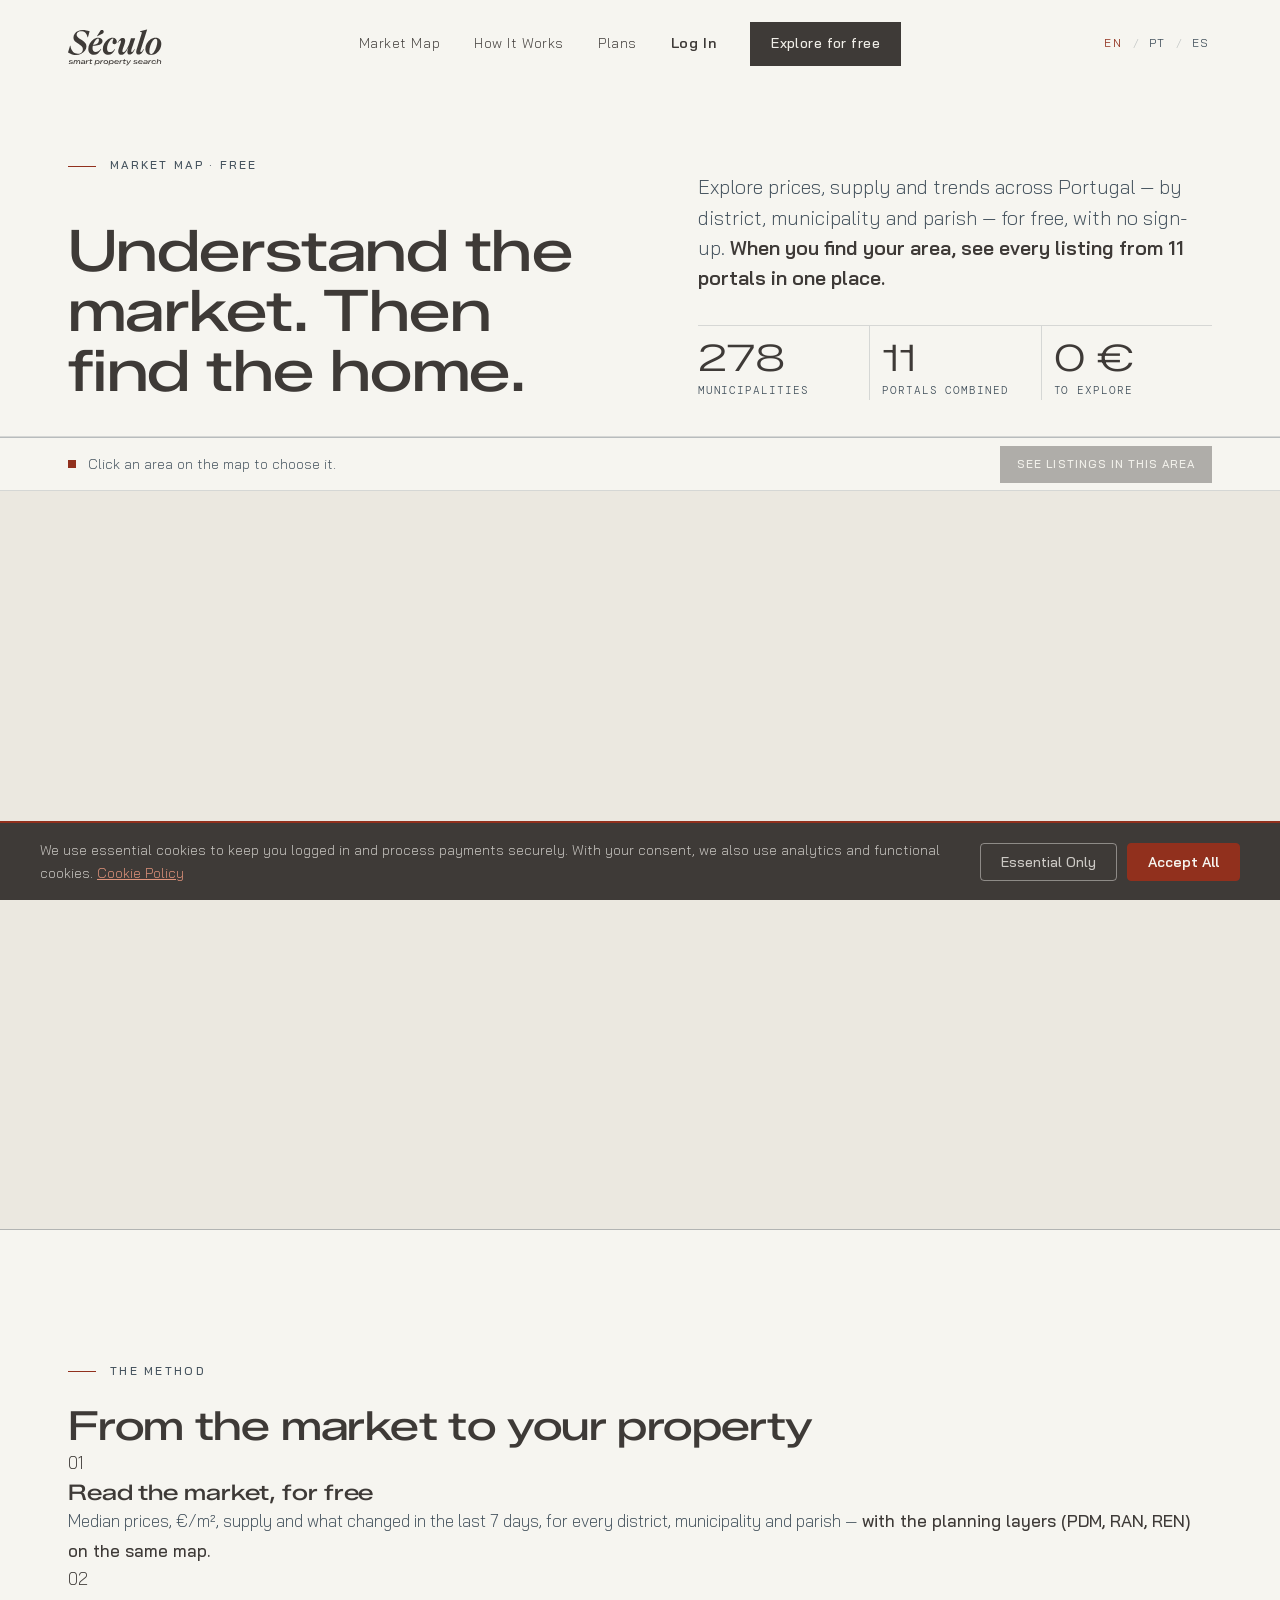
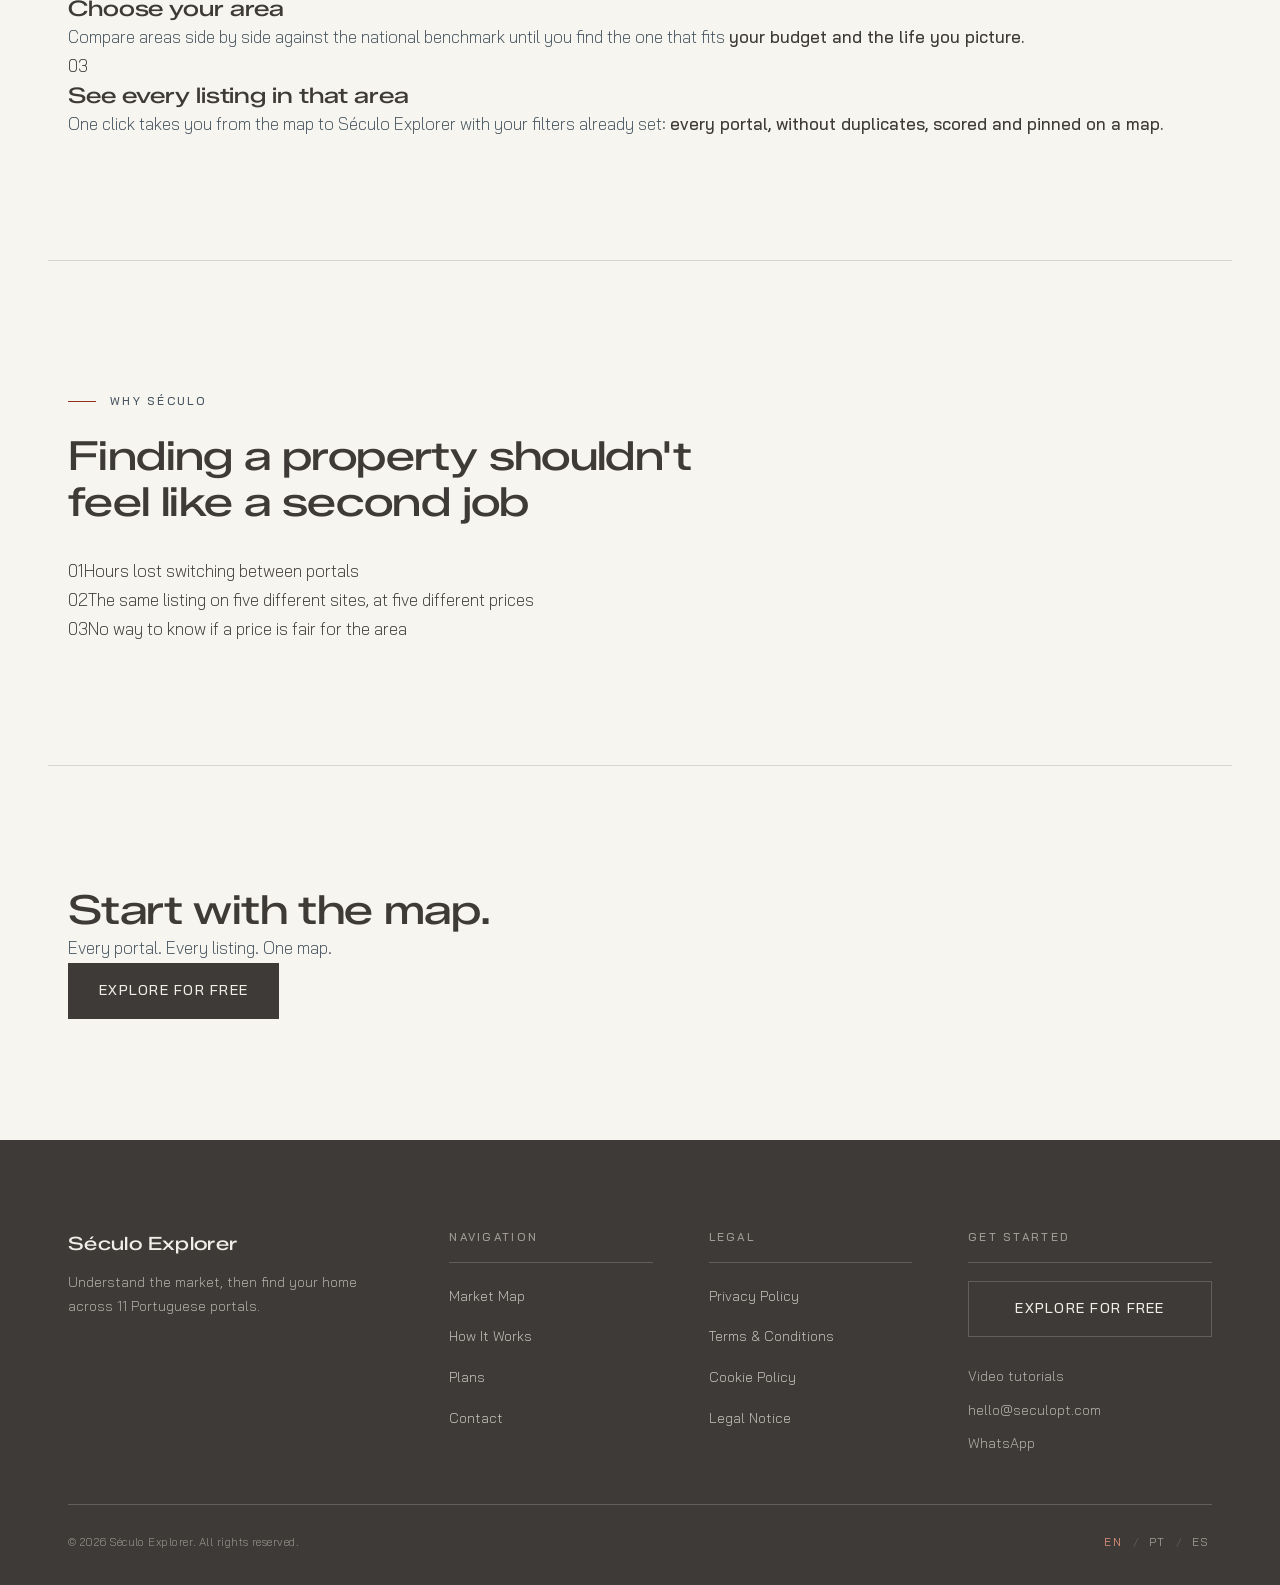
<file: novo/index.html>
<!DOCTYPE html>
<html lang="en">
<head>
  <meta charset="UTF-8" />
  <meta name="viewport" content="width=device-width, initial-scale=1.0" />
  <!-- Página de PRUEBA del rediseño (20-nov-2026): Luneta dentro de Século como onboarding
       gratuito. No sustituye a la portada; no se indexa ni se enlaza desde el sitio. -->
  <meta name="robots" content="noindex, nofollow" />
  <title>Século Explorer — Market Map</title>
  <link rel="icon" href="/favicon.ico?v=2" sizes="32x32" />
  <link rel="icon" href="/favicon.svg?v=2" type="image/svg+xml" />
  <link rel="apple-touch-icon" href="/apple-touch-icon.png?v=2" />
  <script>document.documentElement.classList.add('js');</script>

  <link rel="preconnect" href="https://fonts.googleapis.com" />
  <link rel="preconnect" href="https://fonts.gstatic.com" crossorigin />
  <link href="https://fonts.googleapis.com/css2?family=Bai+Jamjuree:wght@200;300;400;500;600;700&family=Zalando+Sans+Expanded:wght@400;500;600;700&family=DM+Mono&display=swap" rel="stylesheet" />

  <link rel="stylesheet" href="/css/style.css" />
  <link rel="stylesheet" href="/css/nav.css" />
  <link rel="stylesheet" href="/css/animations.css" />
  <link rel="stylesheet" href="/novo/novo.css?v=20261121" />
</head>
<body>

  <!-- ══════════════ NAVIGATION ══════════════ -->
  <nav class="site-nav" id="site-nav">
    <div class="nav-inner">
      <a href="/novo/" class="nav-logo" aria-label="Século Explorer — Home">
        <img src="/assets/logo.svg" alt="Século Explorer" />
      </a>
      <ul class="nav-links">
        <li><a href="#mapa" data-en="Market Map" data-pt="Mapa do Mercado" data-es="Mapa del Mercado">Market Map</a></li>
        <li><a href="#como" data-en="How It Works" data-pt="Como Funciona" data-es="Cómo Funciona">How It Works</a></li>
        <li><a href="/products.html" data-en="Plans" data-pt="Planos" data-es="Planes">Plans</a></li>
        <li><a href="/login.html" class="nav-login" data-en="Log In" data-pt="Entrar" data-es="Entrar">Log In</a></li>
        <li><a href="#mapa" class="btn btn-primary" data-en="Explore for free" data-pt="Explorar grátis" data-es="Explorar gratis">Explore for free</a></li>
      </ul>
      <div class="lang-toggle">
        <button class="lang-btn active" data-lang="en">EN</button><span>/</span>
        <button class="lang-btn" data-lang="pt">PT</button><span>/</span>
        <button class="lang-btn" data-lang="es">ES</button>
      </div>
      <button class="nav-toggle" aria-label="Menu" aria-expanded="false"><span></span><span></span><span></span></button>
    </div>
  </nav>


  <!-- ══════════════ A — HERO (corto: el protagonista es el mapa) ══════════════ -->
  <header class="nv-hero">
    <div class="container nv-hero__grid">
      <div>
        <span class="section-label" data-en="Market Map · free" data-pt="Mapa do Mercado · grátis" data-es="Mapa del Mercado · gratis">Market Map · free</span>
        <h1 class="nv-hero__title"
          data-en="Understand the market. Then find the home."
          data-pt="Perceba o mercado. Depois, encontre a casa."
          data-es="Entiende el mercado. Después, encuentra la casa.">Understand the market. Then find the home.</h1>
      </div>
      <div class="nv-hero__side">
        <p class="nv-hero__sub"
          data-en="Explore prices, supply and trends across Portugal — by district, municipality and parish — for free, with no sign-up. <strong>When you find your area, see every listing from 11 portals in one place.</strong>"
          data-pt="Explore preços, oferta e tendências de todo o Portugal — por distrito, concelho e freguesia — grátis e sem registo. <strong>Quando encontrar a sua zona, veja todos os imóveis de 11 portais num só lugar.</strong>"
          data-es="Explora precios, oferta y tendencias de todo Portugal — por distrito, municipio y parroquia — gratis y sin registro. <strong>Cuando encuentres tu zona, ve todos los inmuebles de 11 portales en un solo lugar.</strong>">Explore prices, supply and trends across Portugal — by district, municipality and parish — for free, with no sign-up. <strong>When you find your area, see every listing from 11 portals in one place.</strong></p>
        <div class="nv-stats">
          <div><span class="nv-stats__n">278</span><span class="nv-stats__l" data-en="municipalities" data-pt="concelhos" data-es="municipios">municipalities</span></div>
          <div><span class="nv-stats__n">11</span><span class="nv-stats__l" data-en="portals combined" data-pt="portais reunidos" data-es="portales reunidos">portals combined</span></div>
          <div><span class="nv-stats__n">0 €</span><span class="nv-stats__l" data-en="to explore" data-pt="para explorar" data-es="para explorar">to explore</span></div>
        </div>
      </div>
    </div>
  </header>


  <!-- ══════════════ B — LUNETA (el mapa, dentro de Século) ══════════════ -->
  <section class="nv-mapa" id="mapa" aria-label="Market map">
    <!-- Barra delgada ENCIMA del mapa (21-nov-2026): sin zona = pista; con zona = nombre + botón -->
    <div class="nv-zona" id="zonaBar" aria-live="polite">
      <div class="container nv-zona__inner">
        <p class="nv-zona__txt">
          <span class="nv-dot" aria-hidden="true"></span>
          <span class="nv-zona__hint"
                data-en="Click an area on the map to choose it." data-pt="Clique numa zona do mapa para a escolher." data-es="Haz clic en una zona del mapa para elegirla.">Click an area on the map to choose it.</span>
          <span class="nv-zona__nome" id="zonaNome"></span>
          <span class="nv-zona__meta" id="zonaMeta"></span>
        </p>
        <a class="btn btn-primary btn-sm nv-zona__btn is-off" id="zonaBtn" href="#mapa" aria-disabled="true"
           data-en="See listings in this area" data-pt="Ver imóveis nesta zona" data-es="Ver inmuebles en esta zona">See listings in this area</a>
      </div>
    </div>
    <div class="nv-mapa__frame">
      <iframe id="lunetaFrame" src="https://luneta.seculopt.com/?embed=seculo" title="Luneta — Mapa do Mercado" loading="eager" allow="fullscreen"></iframe>
    </div>
  </section>


  <!-- ══════════════ C — COMO FUNCIONA (el recorrido nuevo) ══════════════ -->
  <section class="section steps-section" id="como">
    <div class="container">
      <div class="steps-header animate-on-scroll">
        <span class="section-label" data-en="The Method" data-pt="O Método" data-es="El Método">The Method</span>
        <h2 data-en="From the market to your property" data-pt="Do mercado ao seu imóvel" data-es="Del mercado a tu inmueble">From the market to your property</h2>
      </div>
      <ol class="steps-list">
        <li class="step-item animate-on-scroll">
          <span class="step-number">01</span>
          <div class="step-body">
            <h3 data-en="Read the market, for free" data-pt="Leia o mercado, grátis" data-es="Lee el mercado, gratis">Read the market, for free</h3>
            <p data-en="Median prices, €/m², supply and what changed in the last 7 days, for every district, municipality and parish — <strong>with the planning layers (PDM, RAN, REN) on the same map.</strong>"
               data-pt="Preços medianos, €/m², oferta e o que mudou nos últimos 7 dias, em cada distrito, concelho e freguesia — <strong>com as camadas de ordenamento (PDM, RAN, REN) no mesmo mapa.</strong>"
               data-es="Precios medianos, €/m², oferta y lo que cambió en los últimos 7 días, en cada distrito, municipio y parroquia — <strong>con las capas de ordenamiento (PDM, RAN, REN) en el mismo mapa.</strong>">Median prices, €/m², supply and what changed in the last 7 days, for every district, municipality and parish — <strong>with the planning layers (PDM, RAN, REN) on the same map.</strong></p>
          </div>
        </li>
        <li class="step-item animate-on-scroll" style="--i: 1">
          <span class="step-number">02</span>
          <div class="step-body">
            <h3 data-en="Choose your area" data-pt="Escolha a sua zona" data-es="Elige tu zona">Choose your area</h3>
            <p data-en="Compare areas side by side against the national benchmark until you find the one that fits <strong>your budget and the life you picture.</strong>"
               data-pt="Compare zonas lado a lado com a referência nacional até encontrar a que encaixa <strong>no seu orçamento e na vida que imagina.</strong>"
               data-es="Compara zonas lado a lado con la referencia nacional hasta encontrar la que encaja <strong>con tu presupuesto y la vida que imaginas.</strong>">Compare areas side by side against the national benchmark until you find the one that fits <strong>your budget and the life you picture.</strong></p>
          </div>
        </li>
        <li class="step-item animate-on-scroll" style="--i: 2">
          <span class="step-number">03</span>
          <div class="step-body">
            <h3 data-en="See every listing in that area" data-pt="Veja todos os imóveis dessa zona" data-es="Ve todos los inmuebles de esa zona">See every listing in that area</h3>
            <p data-en="One click takes you from the map to Século Explorer with your filters already set: <strong>every portal, without duplicates, scored and pinned on a map.</strong>"
               data-pt="Um clique leva-o do mapa ao Século Explorer com os filtros já definidos: <strong>todos os portais, sem duplicados, classificados e fixados num mapa.</strong>"
               data-es="Un clic te lleva del mapa a Século Explorer con los filtros ya puestos: <strong>todos los portales, sin duplicados, puntuados y marcados en un mapa.</strong>">One click takes you from the map to Século Explorer with your filters already set: <strong>every portal, without duplicates, scored and pinned on a map.</strong></p>
          </div>
        </li>
      </ol>
    </div>
  </section>


  <!-- ══════════════ D — PORQUÊ (el problema, condensado) ══════════════ -->
  <section class="section problem-section">
    <div class="container">
      <div class="nv-why animate-on-scroll">
        <span class="section-label" data-en="Why Século" data-pt="Porquê o Século" data-es="Por qué Século">Why Século</span>
        <h2 data-en="Finding a property shouldn't feel like a second job"
            data-pt="Procurar propriedade não deve ser um segundo trabalho"
            data-es="Buscar una propiedad no debería sentirse como un segundo trabajo">Finding a property shouldn't feel like a second job</h2>
        <ul class="ruled-list">
          <li><span class="ruled-list__index">01</span><span data-en="Hours lost switching between portals" data-pt="Horas perdidas a alternar entre portais" data-es="Horas perdidas cambiando entre portales">Hours lost switching between portals</span></li>
          <li><span class="ruled-list__index">02</span><span data-en="The same listing on five different sites, at five different prices" data-pt="O mesmo anúncio em cinco portais diferentes, a cinco preços diferentes" data-es="El mismo anuncio en cinco sitios diferentes, a cinco precios diferentes">The same listing on five different sites, at five different prices</span></li>
          <li><span class="ruled-list__index">03</span><span data-en="No way to know if a price is fair for the area" data-pt="Sem forma de saber se um preço é justo para a zona" data-es="Sin forma de saber si un precio es justo para la zona">No way to know if a price is fair for the area</span></li>
        </ul>
      </div>
    </div>
  </section>


  <!-- ══════════════ E — CTA FINAL ══════════════ -->
  <section class="section cta-section">
    <div class="container">
      <div class="cta-block animate-on-scroll">
        <h2 class="cta-heading" data-en="Start with the map." data-pt="Comece pelo mapa." data-es="Empieza por el mapa.">Start with the map.</h2>
        <p class="cta-sub" data-en="Every portal. Every listing. One map." data-pt="Cada portal. Cada anúncio. Um mapa." data-es="Cada portal. Cada anuncio. Un mapa.">Every portal. Every listing. One map.</p>
        <a href="#mapa" class="btn btn-primary cta-btn" data-en="Explore for free" data-pt="Explorar grátis" data-es="Explorar gratis">Explore for free</a>
      </div>
    </div>
  </section>


  <!-- ══════════════ FOOTER ══════════════ -->
  <footer class="site-footer">
    <div class="container">
      <div class="footer-grid">
        <div class="footer-brand">
          <span class="footer-logo">Século Explorer</span>
          <p class="footer-tagline" data-en="Understand the market, then find your home across 11 Portuguese portals." data-pt="Perceba o mercado e encontre a sua casa em 11 portais portugueses." data-es="Entiende el mercado y encuentra tu hogar en 11 portales portugueses.">Understand the market, then find your home across 11 Portuguese portals.</p>
        </div>
        <div>
          <p class="footer-heading" data-en="Navigation" data-pt="Navegação" data-es="Navegación">Navigation</p>
          <ul class="footer-links">
            <li><a href="#mapa" data-en="Market Map" data-pt="Mapa do Mercado" data-es="Mapa del Mercado">Market Map</a></li>
            <li><a href="#como" data-en="How It Works" data-pt="Como Funciona" data-es="Cómo Funciona">How It Works</a></li>
            <li><a href="/products.html" data-en="Plans" data-pt="Planos" data-es="Planes">Plans</a></li>
            <li><a href="/contact.html" data-en="Contact" data-pt="Contacto" data-es="Contacto">Contact</a></li>
          </ul>
        </div>
        <div>
          <p class="footer-heading" data-en="Legal" data-pt="Legal" data-es="Legal">Legal</p>
          <ul class="footer-links">
            <li><a href="/privacy-policy.html" data-en="Privacy Policy" data-pt="Política de Privacidade" data-es="Política de Privacidad">Privacy Policy</a></li>
            <li><a href="/terms.html" data-en="Terms &amp; Conditions" data-pt="Termos e Condições" data-es="Términos y Condiciones">Terms &amp; Conditions</a></li>
            <li><a href="/cookie-policy.html" data-en="Cookie Policy" data-pt="Política de Cookies" data-es="Política de Cookies">Cookie Policy</a></li>
            <li><a href="/legal-notice.html" data-en="Legal Notice" data-pt="Aviso Legal" data-es="Aviso Legal">Legal Notice</a></li>
          </ul>
        </div>
        <div class="footer-nav-col">
          <p class="footer-heading" data-en="Get Started" data-pt="Começar" data-es="Empezar">Get Started</p>
          <a href="#mapa" class="btn btn-outline" data-en="Explore for free" data-pt="Explorar grátis" data-es="Explorar gratis">Explore for free</a>
          <a href="https://www.youtube.com/@seculopt" class="footer-tutorials" target="_blank" rel="noopener" data-en="Video tutorials" data-pt="Tutoriais em vídeo" data-es="Tutoriales en vídeo">Video tutorials</a>
          <a href="mailto:hello@seculopt.com" class="footer-email">hello@seculopt.com</a>
          <a href="https://wa.me/351912102647" class="footer-whatsapp" target="_blank" rel="noopener">WhatsApp</a>
        </div>
      </div>
      <hr class="footer-divider" />
      <div class="footer-bottom">
        <span class="footer-copy" data-en="&copy; 2026 S&eacute;culo Explorer. All rights reserved." data-pt="&copy; 2026 S&eacute;culo Explorer. Todos os direitos reservados." data-es="&copy; 2026 S&eacute;culo Explorer. Todos los derechos reservados.">&copy; 2026 S&eacute;culo Explorer. All rights reserved.</span>
        <div class="footer-lang">
          <button class="lang-btn active" data-lang="en">EN</button><span>/</span>
          <button class="lang-btn" data-lang="pt">PT</button><span>/</span>
          <button class="lang-btn" data-lang="es">ES</button>
        </div>
      </div>
    </div>
  </footer>

  <script src="/js/nav.js"></script>
  <script src="/js/lang.js"></script>
  <script src="/js/cookies.js"></script>
  <script src="/novo/novo.js?v=20261121"></script>
</body>
</html>
</file>
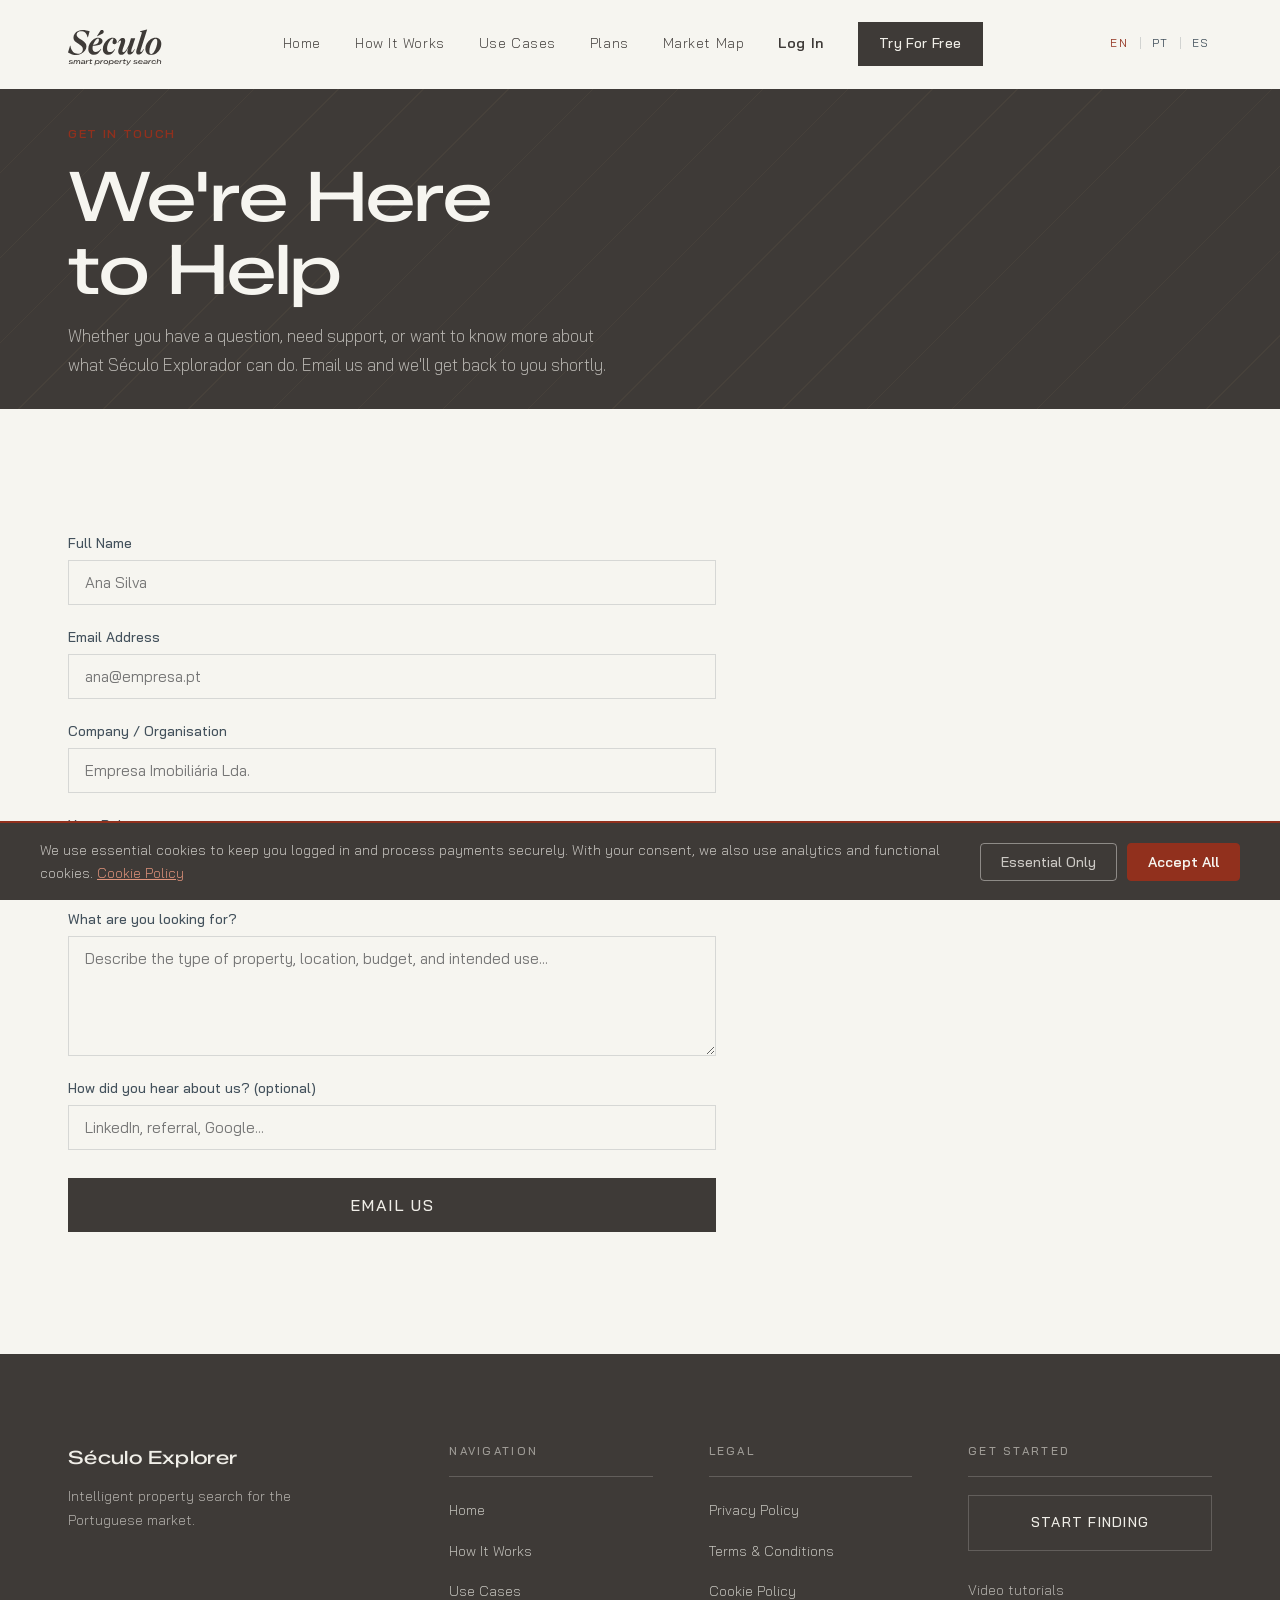
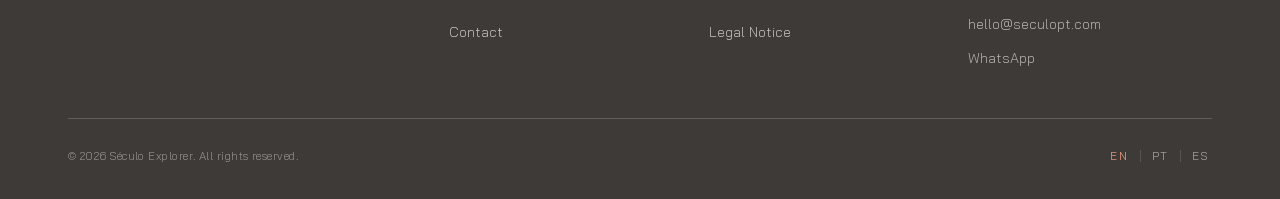
<file: contact.html>
<!DOCTYPE html>
<html lang="en">
<head>
  <meta charset="UTF-8" />
  <meta name="viewport" content="width=device-width, initial-scale=1.0" />
  <meta name="description" content="Request a demo of Século Explorer — the intelligent property search tool for the Portuguese real estate market." />
  <title>Request a Demo — Século Explorer</title>
  <!-- Favicons — the S from the wordmark, reversed out of brand ink. -->
  <link rel="icon" href="/favicon.ico?v=2" sizes="32x32" />
  <link rel="icon" href="/favicon.svg?v=2" type="image/svg+xml" />
  <link rel="apple-touch-icon" href="/apple-touch-icon.png?v=2" />


  <!-- Google Fonts -->
  <!-- Set before first paint so scroll-reveal elements are only hidden when
       JS is actually available to reveal them again. -->
  <script>document.documentElement.classList.add('js');</script>

  <link rel="preconnect" href="https://fonts.googleapis.com" />
  <link rel="preconnect" href="https://fonts.gstatic.com" crossorigin />
  <link href="https://fonts.googleapis.com/css2?family=Bai+Jamjuree:wght@200;300;400;500;600;700&family=Zalando+Sans+Expanded:wght@400;500;600;700&family=DM+Mono&display=swap" rel="stylesheet" />

  <!-- Stylesheets -->
  <link rel="stylesheet" href="css/style.css" />
  <link rel="stylesheet" href="css/nav.css" />
  <link rel="stylesheet" href="css/animations.css" />
</head>
<body>

  <!-- ══════════════════════════════════════════
       NAVIGATION
  ══════════════════════════════════════════ -->
  <nav class="site-nav" id="site-nav">
    <div class="nav-inner">
      <!-- Logo -->
      <a href="index.html" class="nav-logo" aria-label="Século Explorer — Home">
        <img src="assets/logo.svg" alt="Século Explorer" />
      </a>

      <!-- Links -->
      <ul class="nav-links">
        <li><a href="index.html" data-en="Home" data-pt="Início" data-es="Inicio">Home</a></li>
        <li><a href="index.html#how-it-works" data-en="How It Works" data-pt="Como Funciona" data-es="Cómo Funciona">How It Works</a></li>
        <li><a href="index.html#use-cases" data-en="Use Cases" data-pt="Casos de Uso" data-es="Casos de Uso">Use Cases</a></li>
        <li><a href="products.html" data-en="Plans" data-pt="Planos" data-es="Planes">Plans</a></li>
        <li><a href="https://luneta.seculopt.com/" data-en="Market Map" data-pt="Mapa do Mercado" data-es="Mapa del Mercado">Market Map</a></li>
        <li><a href="login.html" class="nav-login" data-en="Log In" data-pt="Entrar" data-es="Entrar">Log In</a></li>
        <li>
          <a href="https://seculo-api.vercel.app/?tier=free" class="btn btn-primary" data-en="Try For Free" data-pt="Experimenta Grátis" data-es="Pruébalo Gratis">Try For Free</a>
        </li>
      </ul>

      <!-- Language Toggle -->
      <div class="lang-toggle">
        <button class="lang-btn active" data-lang="en">EN</button>
        <span>|</span>
        <button class="lang-btn" data-lang="pt">PT</button>
        <span>|</span>
        <button class="lang-btn" data-lang="es">ES</button>
      </div>

      <!-- Hamburger -->
      <button class="nav-toggle" aria-label="Toggle menu" aria-expanded="false">
        <span></span>
        <span></span>
        <span></span>
      </button>
    </div>
  </nav>


  <!-- ══════════════════════════════════════════
       HERO (compact)
  ══════════════════════════════════════════ -->
  <section class="contact-hero">
    <div class="container">
      <div class="contact-hero-content">
        <span class="hero-eyebrow" data-en="Get In Touch" data-pt="Entre em Contacto" data-es="Contáctanos">Get In Touch</span>
        <h1 data-en="We're Here to Help" data-pt="Estamos Aqui para Ajudar" data-es="Estamos Aquí para Ayudarte">We're Here to Help</h1>
        <p data-en="Whether you have a question, need support, or want to know more about what Século Explorador can do. Email us and we'll get back to you shortly." data-pt="Seja uma dúvida, necessidade de suporte ou para saber mais sobre o que o Século Explorador pode fazer. Envie-nos um email e responderemos em breve." data-es="Ya sea que tengas una pregunta, necesites soporte o quieras saber más sobre lo que Século Explorador puede hacer. Escríbenos y te responderemos pronto.">Whether you have a question, need support, or want to know more about what Século Explorador can do. Email us and we'll get back to you shortly.</p>
      </div>
    </div>
  </section>


  <!-- ══════════════════════════════════════════
       FORM SECTION
  ══════════════════════════════════════════ -->
  <section class="section form-section">
    <div class="container">
      <div class="form-grid">

        <!-- Left: Form -->
        <div class="form-col">
          <!-- Success message (hidden by default) -->
          <div id="form-success" class="form-success" style="display: none;">
            <div class="success-icon">&#x2713;</div>
            <h3 data-en="Thank you!" data-pt="Obrigado!" data-es="¡Gracias!">Thank you!</h3>
            <p data-en="We'll be in touch within 1 business day." data-pt="Entraremos em contacto num prazo de 1 dia útil." data-es="Nos pondremos en contacto en un plazo de 1 día hábil.">We'll be in touch within 1 business day.</p>
          </div>

          <!-- Form -->
          <form id="demo-form" novalidate>
            <div class="form-row">
              <div class="form-field">
                <label for="field-name" data-en="Full Name" data-pt="Nome Completo" data-es="Nombre Completo">Full Name</label>
                <input
                  type="text"
                  id="field-name"
                  name="full_name"
                  placeholder="Ana Silva"
                  autocomplete="name"
                  required
                />
              </div>
            </div>

            <div class="form-row">
              <div class="form-field">
                <label for="field-email" data-en="Email Address" data-pt="Endereço de Email" data-es="Correo Electrónico">Email Address</label>
                <input
                  type="email"
                  id="field-email"
                  name="email"
                  placeholder="ana@empresa.pt"
                  autocomplete="email"
                  required
                />
              </div>
            </div>

            <div class="form-row">
              <div class="form-field">
                <label for="field-company" data-en="Company / Organisation" data-pt="Empresa / Organização" data-es="Empresa / Organización">Company / Organisation</label>
                <input
                  type="text"
                  id="field-company"
                  name="company"
                  placeholder="Empresa Imobiliária Lda."
                  autocomplete="organization"
                  required
                />
              </div>
            </div>

            <div class="form-row">
              <div class="form-field">
                <label for="field-role" data-en="Your Role" data-pt="O Seu Papel" data-es="Tu Función">Your Role</label>
                <select id="field-role" name="role" required>
                  <option value="" data-en="Select your role..." data-pt="Selecione o seu papel..." data-es="Selecciona tu función...">Select your role...</option>
                  <option value="investor" data-en="Real Estate Investor" data-pt="Investidor Imobiliário" data-es="Inversor Inmobiliario">Real Estate Investor</option>
                  <option value="agency" data-en="Property Agency" data-pt="Agência Imobiliária" data-es="Agencia Inmobiliaria">Property Agency</option>
                  <option value="developer" data-en="Developer" data-pt="Promotor" data-es="Promotor">Developer</option>
                  <option value="other" data-en="Other" data-pt="Outro" data-es="Otro">Other</option>
                </select>
              </div>
            </div>

            <div class="form-row">
              <div class="form-field">
                <label for="field-looking" data-en="What are you looking for?" data-pt="O que está à procura?" data-es="¿Qué estás buscando?">What are you looking for?</label>
                <textarea
                  id="field-looking"
                  name="looking_for"
                  rows="4"
                  placeholder="Describe the type of property, location, budget, and intended use..."
                  required
                ></textarea>
              </div>
            </div>

            <div class="form-row">
              <div class="form-field">
                <label for="field-referral" data-en="How did you hear about us? (optional)" data-pt="Como nos conheceu? (opcional)" data-es="¿Cómo nos conociste? (opcional)">How did you hear about us? (optional)</label>
                <input
                  type="text"
                  id="field-referral"
                  name="referral"
                  placeholder="LinkedIn, referral, Google..."
                />
              </div>
            </div>

            <button type="submit" class="btn btn-primary form-submit" data-en="Email us" data-pt="Enviar email" data-es="Escríbenos">Email us</button>
          </form>
        </div>


      </div>
    </div>
  </section>


  <!-- ══════════════════════════════════════════
       FOOTER
  ══════════════════════════════════════════ -->
  <footer class="site-footer">
    <div class="container">
      <div class="footer-grid">
        <!-- Left: Brand -->
        <div class="footer-brand">
          <span class="footer-logo">Século Explorer</span>
          <p class="footer-tagline" data-en="Intelligent property search for the Portuguese market." data-pt="Pesquisa imobiliária inteligente para o mercado português." data-es="Búsqueda inteligente de propiedades para el mercado portugués.">Intelligent property search for the Portuguese market.</p>
        </div>

        <!-- Centre: Navigation -->
        <div>
          <p class="footer-heading" data-en="Navigation" data-pt="Navegação" data-es="Navegación">Navigation</p>
          <ul class="footer-links">
            <li><a href="index.html" data-en="Home" data-pt="Início" data-es="Inicio">Home</a></li>
            <li><a href="index.html#how-it-works" data-en="How It Works" data-pt="Como Funciona" data-es="Cómo Funciona">How It Works</a></li>
            <li><a href="index.html#use-cases" data-en="Use Cases" data-pt="Casos de Uso" data-es="Casos de Uso">Use Cases</a></li>
            <li><a href="contact.html" data-en="Contact" data-pt="Contacto" data-es="Contacto">Contact</a></li>
          </ul>
        </div>

        <!-- Legal -->
        <div>
          <p class="footer-heading" data-en="Legal" data-pt="Legal" data-es="Legal">Legal</p>
          <ul class="footer-links">
            <li><a href="privacy-policy.html" data-en="Privacy Policy" data-pt="Política de Privacidade" data-es="Política de Privacidad">Privacy Policy</a></li>
            <li><a href="terms.html" data-en="Terms &amp; Conditions" data-pt="Termos e Condições" data-es="Términos y Condiciones">Terms &amp; Conditions</a></li>
            <li><a href="cookie-policy.html" data-en="Cookie Policy" data-pt="Política de Cookies" data-es="Política de Cookies">Cookie Policy</a></li>
            <li><a href="legal-notice.html" data-en="Legal Notice" data-pt="Aviso Legal" data-es="Aviso Legal">Legal Notice</a></li>
          </ul>
        </div>

        <!-- Right: Get Started -->
        <div class="footer-nav-col">
          <p class="footer-heading" data-en="Get Started" data-pt="Começar" data-es="Empezar">Get Started</p>
          <a href="products.html" class="btn btn-outline" data-en="Start Finding" data-pt="Começar a Encontrar" data-es="Empezar a Encontrar">Start Finding</a>
          <a href="https://www.youtube.com/@seculopt" class="footer-tutorials" target="_blank" rel="noopener" data-en="Video tutorials" data-pt="Tutoriais em vídeo" data-es="Tutoriales en vídeo">Video tutorials</a>
          <a href="mailto:hello@seculopt.com" class="footer-email">hello@seculopt.com</a>
          <a href="https://wa.me/351912102647" class="footer-whatsapp" target="_blank" rel="noopener">WhatsApp</a>
        </div>
      </div>

      <hr class="footer-divider" />

      <div class="footer-bottom">
        <span class="footer-copy" data-en="&copy; 2026 S&eacute;culo Explorer. All rights reserved." data-pt="&copy; 2026 S&eacute;culo Explorer. Todos os direitos reservados." data-es="&copy; 2026 S&eacute;culo Explorer. Todos los derechos reservados.">&copy; 2026 S&eacute;culo Explorer. All rights reserved.</span>
        <div class="footer-lang">
          <button class="lang-btn active" data-lang="en">EN</button>
          <span>|</span>
          <button class="lang-btn" data-lang="pt">PT</button>
          <span>|</span>
          <button class="lang-btn" data-lang="es">ES</button>
        </div>
      </div>
    </div>
  </footer>


  <!-- ══════════════════════════════════════════
       SCRIPTS
  ══════════════════════════════════════════ -->
  <script src="js/nav.js"></script>
  <script src="js/lang.js"></script>
  <script src="js/form.js?v=2"></script>
  <script src="js/cookies.js"></script>


  <!-- ══════════════════════════════════════════
       PAGE-LEVEL STYLES (Contact-specific)
  ══════════════════════════════════════════ -->
  <style>
    /* ── Contact Hero ── */
    .contact-hero {
      background: var(--color-primary);
      background-image: repeating-linear-gradient(
        135deg,
        transparent,
        transparent 59px,
        rgba(200, 169, 110, 0.06) 59px,
        rgba(200, 169, 110, 0.06) 60px
      );
      height: 320px;
      display: flex;
      align-items: center;
    }

    .contact-hero-content {
      max-width: 560px;
    }

    .hero-eyebrow {
      display: inline-block;
      font-family: var(--font-body);
      font-size: 0.75rem;
      font-weight: 600;
      letter-spacing: 0.14em;
      text-transform: uppercase;
      color: var(--color-accent);
      margin-bottom: 16px;
    }

    .contact-hero h1 {
      color: var(--color-white);
      margin-bottom: 14px;
    }

    .contact-hero p {
      color: rgba(240, 238, 232, 0.7);
      font-size: 1.05rem;
    }

    /* ── Form Section ── */
    .form-section {
      background: var(--color-bg);
    }

    .form-grid {
      display: grid;
      grid-template-columns: 3fr 2fr;
      gap: 64px;
      align-items: start;
    }

    /* ── Form Fields ── */
    .form-row {
      margin-bottom: 20px;
    }

    .form-field {
      display: flex;
      flex-direction: column;
      gap: 6px;
    }

    .form-field label {
      font-family: var(--font-body);
      font-size: 0.85rem;
      font-weight: 500;
      color: var(--color-mid);
    }

    .form-field input,
    .form-field select,
    .form-field textarea {
      background: var(--color-white);
      border: 1px solid var(--color-divider);
      border-radius: var(--radius);
      padding: 12px 16px;
      width: 100%;
      font-family: var(--font-body);
      font-size: 0.95rem;
      color: var(--color-text);
      transition: border-color var(--transition), box-shadow var(--transition);
      appearance: none;
      -webkit-appearance: none;
    }

    .form-field select {
      background-image: url("data:image/svg+xml,%3Csvg xmlns='http://www.w3.org/2000/svg' width='12' height='8' viewBox='0 0 12 8'%3E%3Cpath d='M1 1l5 5 5-5' stroke='%234A4A6A' stroke-width='1.5' fill='none' stroke-linecap='round'/%3E%3C/svg%3E");
      background-repeat: no-repeat;
      background-position: right 14px center;
      padding-right: 40px;
      cursor: pointer;
    }

    .form-field input:focus,
    .form-field select:focus,
    .form-field textarea:focus {
      outline: none;
      border-color: var(--color-accent);
      box-shadow: 0 0 0 3px rgba(200, 169, 110, 0.15);
    }

    .form-field textarea {
      resize: vertical;
      min-height: 120px;
    }

    /* Error state */
    .input-error {
      border-color: #e05252 !important;
      box-shadow: 0 0 0 3px rgba(224, 82, 82, 0.12) !important;
    }

    .field-error {
      font-size: 0.8rem;
      color: #e05252;
      margin-top: 4px;
      display: block;
    }

    /* Submit button */
    .form-submit {
      width: 100%;
      justify-content: center;
      padding: 16px;
      font-size: 1rem;
      margin-top: 8px;
    }

    /* ── Success Message ── */
    .form-success {
      text-align: center;
      padding: 64px 32px;
      background: var(--color-white);
      border-radius: var(--radius);
      border-top: 3px solid var(--color-accent);
    }

    .success-icon {
      width: 56px;
      height: 56px;
      background: var(--color-accent);
      color: var(--color-white);
      border-radius: 50%;
      display: flex;
      align-items: center;
      justify-content: center;
      font-size: 1.5rem;
      font-weight: 700;
      margin: 0 auto 20px;
    }

    .form-success h3 {
      margin-bottom: 8px;
    }

    .form-success p {
      color: var(--color-mid);
    }

    /* ── Info Column ── */
    .info-col h3 {
      margin-bottom: 14px;
    }

    .info-intro {
      font-size: 0.95rem;
      color: var(--color-mid);
      line-height: 1.75;
      margin-bottom: 32px;
    }

    .info-list {
      display: flex;
      flex-direction: column;
      gap: 16px;
      margin-bottom: 36px;
    }

    .info-list li {
      display: flex;
      align-items: flex-start;
      gap: 12px;
      font-size: 0.95rem;
      color: var(--color-mid);
      line-height: 1.5;
    }

    .info-icon {
      font-size: 1.1rem;
      flex-shrink: 0;
    }

    .info-card {
      background: var(--color-bg);
      border: 1px solid var(--color-divider);
      border-radius: var(--radius);
      padding: 20px 24px;
      display: grid;
      grid-template-columns: 1fr 1fr;
      gap: 4px 16px;
    }

    .info-card-label {
      font-size: 0.72rem;
      font-weight: 600;
      letter-spacing: 0.08em;
      text-transform: uppercase;
      color: var(--color-accent);
      margin-top: 12px;
    }

    .info-card-label:first-child {
      margin-top: 0;
    }

    .info-card-value {
      font-size: 0.88rem;
      color: var(--color-primary);
      font-weight: 500;
    }

    .info-mono {
      font-family: var(--font-mono);
      font-size: 0.85rem;
    }

    /* ── Responsive ── */
    @media (max-width: 900px) {
      .form-grid {
        grid-template-columns: 1fr;
        gap: 48px;
      }
    }

    @media (max-width: 768px) {
      .contact-hero {
        height: auto;
        padding: 64px 0;
      }

      .info-card {
        grid-template-columns: 1fr;
      }
    }
  </style>

</body>
</html>
</file>
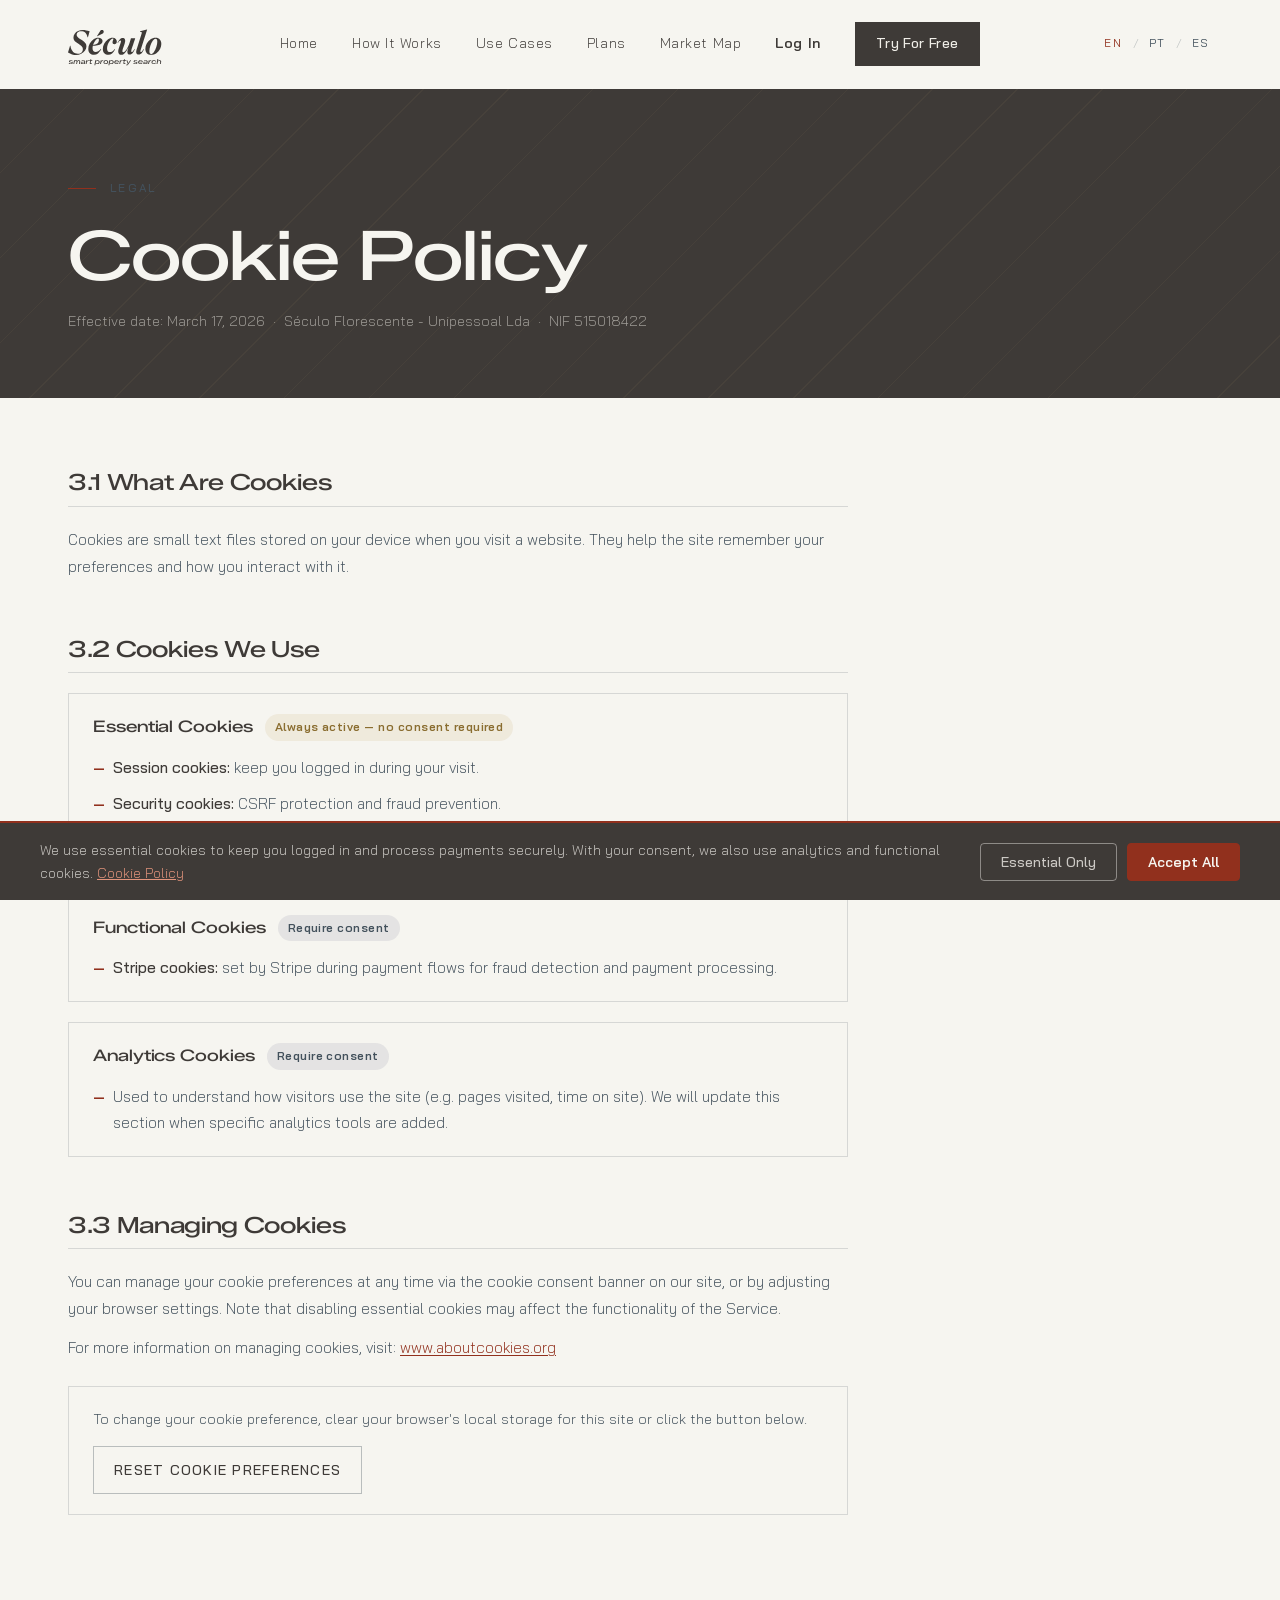
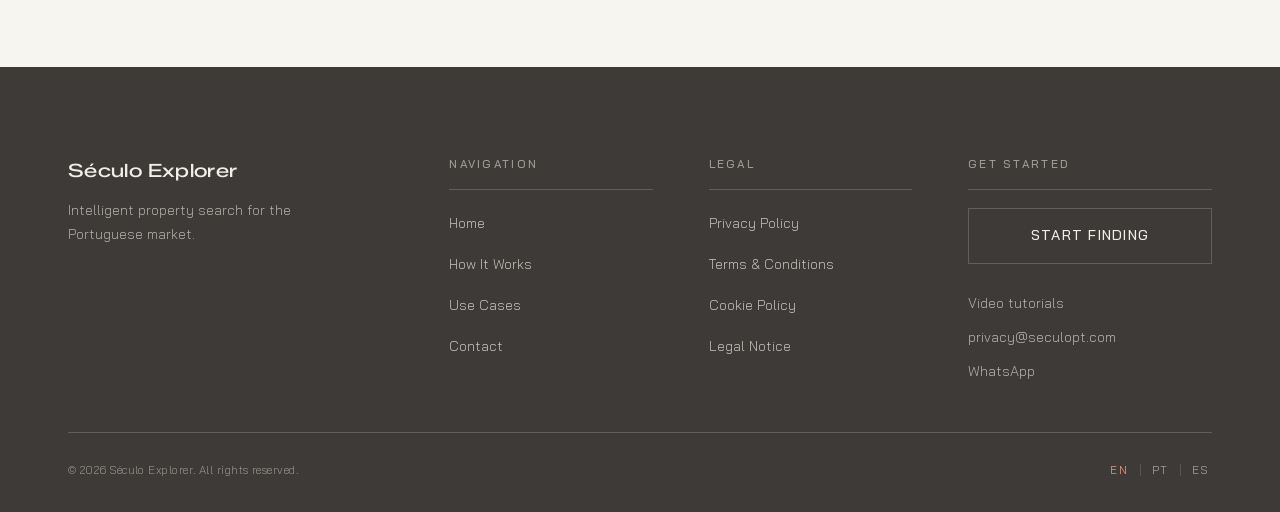
<file: cookie-policy.html>
<!DOCTYPE html>
<html lang="en">
<head>
  <meta charset="UTF-8" />
  <meta name="viewport" content="width=device-width, initial-scale=1.0" />
  <meta name="description" content="Cookie Policy for Século Explorer / Política de Cookies do Século Explorer." />
  <title>Cookie Policy — Século Explorer</title>
  <!-- Favicons — the S from the wordmark, reversed out of brand ink. -->
  <link rel="icon" href="/favicon.ico?v=2" sizes="32x32" />
  <link rel="icon" href="/favicon.svg?v=2" type="image/svg+xml" />
  <link rel="apple-touch-icon" href="/apple-touch-icon.png?v=2" />


  <!-- Google Fonts -->
  <!-- Set before first paint so scroll-reveal elements are only hidden when
       JS is actually available to reveal them again. -->
  <script>document.documentElement.classList.add('js');</script>

  <link rel="preconnect" href="https://fonts.googleapis.com" />
  <link rel="preconnect" href="https://fonts.gstatic.com" crossorigin />
  <link href="https://fonts.googleapis.com/css2?family=Bai+Jamjuree:wght@200;300;400;500;600;700&family=Zalando+Sans+Expanded:wght@400;500;600;700&family=DM+Mono&display=swap" rel="stylesheet" />

  <!-- Stylesheets -->
  <link rel="stylesheet" href="css/style.css" />
  <link rel="stylesheet" href="css/nav.css" />
  <link rel="stylesheet" href="css/animations.css" />
</head>
<body>

  <!-- ══════════════════════════════════════════
       NAVIGATION
  ══════════════════════════════════════════ -->
  <nav class="site-nav" id="site-nav">
    <div class="nav-inner">
      <a href="index.html" class="nav-logo" aria-label="Século Explorer — Home">
        <img src="assets/logo.svg" alt="Século Explorer" />
      </a>
      <ul class="nav-links">
        <li><a href="index.html" data-en="Home" data-pt="Início" data-es="Inicio">Home</a></li>
        <li><a href="index.html#how-it-works" data-en="How It Works" data-pt="Como Funciona" data-es="Cómo Funciona">How It Works</a></li>
        <li><a href="index.html#use-cases" data-en="Use Cases" data-pt="Casos de Uso" data-es="Casos de Uso">Use Cases</a></li>
        <li><a href="products.html" data-en="Plans" data-pt="Planos" data-es="Planes">Plans</a></li>
        <li><a href="https://luneta.seculopt.com/" data-en="Market Map" data-pt="Mapa do Mercado" data-es="Mapa del Mercado">Market Map</a></li>
        <li><a href="login.html" class="nav-login" data-en="Log In" data-pt="Entrar" data-es="Entrar">Log In</a></li>
        <li>
          <a href="https://seculo-api.vercel.app/?tier=free" class="btn btn-primary" data-en="Try For Free" data-pt="Experimenta Grátis" data-es="Pruébalo Gratis">Try For Free</a>
        </li>
      </ul>
      <div class="lang-toggle">
        <button class="lang-btn active" data-lang="en">EN</button>
        <span>/</span>
        <button class="lang-btn" data-lang="pt">PT</button>
        <span>/</span>
        <button class="lang-btn" data-lang="es">ES</button>
      </div>
      <button class="nav-toggle" aria-label="Toggle menu" aria-expanded="false">
        <span></span><span></span><span></span>
      </button>
    </div>
  </nav>


  <!-- ══════════════════════════════════════════
       PAGE HEADER
  ══════════════════════════════════════════ -->
  <section class="legal-hero">
    <div class="container">
      <span class="section-label">Legal</span>
      <h1 data-en="Cookie Policy" data-pt="Política de Cookies" data-es="Política de Cookies">Cookie Policy</h1>
      <p class="legal-hero-sub en-only">Effective date: March 17, 2026 &nbsp;·&nbsp; Século Florescente - Unipessoal Lda &nbsp;·&nbsp; NIF 515018422</p>
      <p class="legal-hero-sub pt-only">Data de entrada em vigor: 17 de Março de 2026 &nbsp;·&nbsp; Século Florescente - Unipessoal Lda &nbsp;·&nbsp; NIF 515018422</p>
      <p class="legal-hero-sub es-only">Fecha de entrada en vigor: 17 de marzo de 2026 &nbsp;·&nbsp; Século Florescente - Unipessoal Lda &nbsp;·&nbsp; NIF 515018422</p>
    </div>
  </section>


  <!-- ══════════════════════════════════════════
       CONTENT — ENGLISH
  ══════════════════════════════════════════ -->
  <div class="legal-content en-only">
    <div class="container">

      <div class="legal-section">
        <h2>3.1 What Are Cookies</h2>
        <p>Cookies are small text files stored on your device when you visit a website. They help the site remember your preferences and how you interact with it.</p>
      </div>

      <div class="legal-section">
        <h2>3.2 Cookies We Use</h2>

        <div class="cookie-table">
          <div class="cookie-category">
            <div class="cookie-category-header">
              <h3>Essential Cookies</h3>
              <span class="cookie-badge always">Always active — no consent required</span>
            </div>
            <ul class="legal-list">
              <li><strong>Session cookies:</strong> keep you logged in during your visit.</li>
              <li><strong>Security cookies:</strong> CSRF protection and fraud prevention.</li>
              <li><strong>Consent cookie:</strong> stores your cookie preferences (<code>seculo-consent</code>).</li>
            </ul>
          </div>

          <div class="cookie-category">
            <div class="cookie-category-header">
              <h3>Functional Cookies</h3>
              <span class="cookie-badge consent">Require consent</span>
            </div>
            <ul class="legal-list">
              <li><strong>Stripe cookies:</strong> set by Stripe during payment flows for fraud detection and payment processing.</li>
            </ul>
          </div>

          <div class="cookie-category">
            <div class="cookie-category-header">
              <h3>Analytics Cookies</h3>
              <span class="cookie-badge consent">Require consent</span>
            </div>
            <ul class="legal-list">
              <li>Used to understand how visitors use the site (e.g. pages visited, time on site). We will update this section when specific analytics tools are added.</li>
            </ul>
          </div>
        </div>
      </div>

      <div class="legal-section">
        <h2>3.3 Managing Cookies</h2>
        <p>You can manage your cookie preferences at any time via the cookie consent banner on our site, or by adjusting your browser settings. Note that disabling essential cookies may affect the functionality of the Service.</p>
        <p>For more information on managing cookies, visit: <a href="https://www.aboutcookies.org" target="_blank" rel="noopener">www.aboutcookies.org</a></p>
        <div class="cookie-revoke-box">
          <p>To change your cookie preference, clear your browser's local storage for this site or click the button below.</p>
          <button class="btn btn-outline cookie-revoke-btn" onclick="localStorage.removeItem('seculo-consent'); window.location.reload();">
            Reset Cookie Preferences
          </button>
        </div>
      </div>

    </div>
  </div>


  <!-- ══════════════════════════════════════════
       CONTENT — PORTUGUESE
  ══════════════════════════════════════════ -->
  <div class="legal-content pt-only">
    <div class="container">

      <div class="legal-section">
        <h2>3.1 O Que São Cookies</h2>
        <p>Os cookies são pequenos ficheiros de texto armazenados no seu dispositivo quando visita um website. Ajudam o site a recordar as suas preferências e a forma como interage com ele.</p>
      </div>

      <div class="legal-section">
        <h2>3.2 Cookies que Utilizamos</h2>

        <div class="cookie-table">
          <div class="cookie-category">
            <div class="cookie-category-header">
              <h3>Cookies Essenciais</h3>
              <span class="cookie-badge always">Sempre ativos — não requerem consentimento</span>
            </div>
            <ul class="legal-list">
              <li><strong>Cookies de sessão:</strong> mantêm-no autenticado durante a visita.</li>
              <li><strong>Cookies de segurança:</strong> proteção CSRF e prevenção de fraude.</li>
              <li><strong>Cookie de consentimento:</strong> armazena as suas preferências de cookies (<code>seculo-consent</code>).</li>
            </ul>
          </div>

          <div class="cookie-category">
            <div class="cookie-category-header">
              <h3>Cookies Funcionais</h3>
              <span class="cookie-badge consent">Requerem consentimento</span>
            </div>
            <ul class="legal-list">
              <li><strong>Cookies do Stripe:</strong> definidos pelo Stripe durante os fluxos de pagamento para deteção de fraude e processamento de pagamentos.</li>
            </ul>
          </div>

          <div class="cookie-category">
            <div class="cookie-category-header">
              <h3>Cookies de Análise</h3>
              <span class="cookie-badge consent">Requerem consentimento</span>
            </div>
            <ul class="legal-list">
              <li>Utilizados para compreender como os visitantes usam o site (ex: páginas visitadas, tempo no site). Esta secção será atualizada quando forem adicionadas ferramentas de análise específicas.</li>
            </ul>
          </div>
        </div>
      </div>

      <div class="legal-section">
        <h2>3.3 Gerir Cookies</h2>
        <p>Pode gerir as suas preferências de cookies a qualquer momento através do banner de consentimento no nosso site, ou ajustando as definições do seu navegador. Note que desativar cookies essenciais pode afetar o funcionamento do Serviço.</p>
        <p>Para mais informações sobre a gestão de cookies, visite: <a href="https://www.aboutcookies.org" target="_blank" rel="noopener">www.aboutcookies.org</a></p>
        <div class="cookie-revoke-box">
          <p>Para alterar as suas preferências de cookies, limpe o armazenamento local do seu navegador para este site ou clique no botão abaixo.</p>
          <button class="btn btn-outline cookie-revoke-btn" onclick="localStorage.removeItem('seculo-consent'); window.location.reload();">
            Redefinir Preferências de Cookies
          </button>
        </div>
      </div>

    </div>
  </div>


  <!-- ══════════════════════════════════════════
       CONTENT — SPANISH
  ══════════════════════════════════════════ -->
  <div class="legal-content es-only">
    <div class="container">

      <div class="legal-section">
        <h2>3.1 Qué Son las Cookies</h2>
        <p>Las cookies son pequeños archivos de texto almacenados en tu dispositivo cuando visitas un sitio web. Ayudan al sitio a recordar tus preferencias y cómo interactúas con él.</p>
      </div>

      <div class="legal-section">
        <h2>3.2 Cookies que Utilizamos</h2>

        <div class="cookie-table">
          <div class="cookie-category">
            <div class="cookie-category-header">
              <h3>Cookies Esenciales</h3>
              <span class="cookie-badge always">Siempre activas — no requieren consentimiento</span>
            </div>
            <ul class="legal-list">
              <li><strong>Cookies de sesión:</strong> te mantienen autenticado durante tu visita.</li>
              <li><strong>Cookies de seguridad:</strong> protección CSRF y prevención de fraude.</li>
              <li><strong>Cookie de consentimiento:</strong> almacena tus preferencias de cookies (<code>seculo-consent</code>).</li>
            </ul>
          </div>

          <div class="cookie-category">
            <div class="cookie-category-header">
              <h3>Cookies Funcionales</h3>
              <span class="cookie-badge consent">Requieren consentimiento</span>
            </div>
            <ul class="legal-list">
              <li><strong>Cookies de Stripe:</strong> establecidas por Stripe durante los flujos de pago para detección de fraude y procesamiento de pagos.</li>
            </ul>
          </div>

          <div class="cookie-category">
            <div class="cookie-category-header">
              <h3>Cookies de Análisis</h3>
              <span class="cookie-badge consent">Requieren consentimiento</span>
            </div>
            <ul class="legal-list">
              <li>Se utilizan para entender cómo los visitantes usan el sitio (p. ej. páginas visitadas, tiempo en el sitio). Actualizaremos esta sección cuando se añadan herramientas de análisis específicas.</li>
            </ul>
          </div>
        </div>
      </div>

      <div class="legal-section">
        <h2>3.3 Gestión de Cookies</h2>
        <p>Puedes gestionar tus preferencias de cookies en cualquier momento a través del banner de consentimiento de cookies de nuestro sitio, o ajustando la configuración de tu navegador. Ten en cuenta que deshabilitar las cookies esenciales puede afectar a la funcionalidad del Servicio.</p>
        <p>Para más información sobre la gestión de cookies, visita: <a href="https://www.aboutcookies.org" target="_blank" rel="noopener">www.aboutcookies.org</a></p>
        <div class="cookie-revoke-box">
          <p>Para cambiar tus preferencias de cookies, borra el almacenamiento local de tu navegador para este sitio o haz clic en el botón de abajo.</p>
          <button class="btn btn-outline cookie-revoke-btn" onclick="localStorage.removeItem('seculo-consent'); window.location.reload();">
            Restablecer preferencias de cookies
          </button>
        </div>
      </div>

    </div>
  </div>


  <!-- ══════════════════════════════════════════
       FOOTER
  ══════════════════════════════════════════ -->
  <footer class="site-footer">
    <div class="container">
      <div class="footer-grid">
        <div class="footer-brand">
          <span class="footer-logo">Século Explorer</span>
          <p class="footer-tagline" data-en="Intelligent property search for the Portuguese market." data-pt="Pesquisa imobiliária inteligente para o mercado português." data-es="Búsqueda inteligente de propiedades para el mercado portugués.">Intelligent property search for the Portuguese market.</p>
        </div>
        <div>
          <p class="footer-heading" data-en="Navigation" data-pt="Navegação" data-es="Navegación">Navigation</p>
          <ul class="footer-links">
            <li><a href="index.html" data-en="Home" data-pt="Início" data-es="Inicio">Home</a></li>
            <li><a href="index.html#how-it-works" data-en="How It Works" data-pt="Como Funciona" data-es="Cómo Funciona">How It Works</a></li>
            <li><a href="index.html#use-cases" data-en="Use Cases" data-pt="Casos de Uso" data-es="Casos de Uso">Use Cases</a></li>
            <li><a href="contact.html" data-en="Contact" data-pt="Contacto" data-es="Contacto">Contact</a></li>
          </ul>
        </div>
        <div>
          <p class="footer-heading" data-en="Legal" data-pt="Legal" data-es="Legal">Legal</p>
          <ul class="footer-links">
            <li><a href="privacy-policy.html" data-en="Privacy Policy" data-pt="Política de Privacidade" data-es="Política de Privacidad">Privacy Policy</a></li>
            <li><a href="terms.html" data-en="Terms &amp; Conditions" data-pt="Termos e Condições" data-es="Términos y Condiciones">Terms &amp; Conditions</a></li>
            <li><a href="cookie-policy.html" data-en="Cookie Policy" data-pt="Política de Cookies" data-es="Política de Cookies">Cookie Policy</a></li>
            <li><a href="legal-notice.html" data-en="Legal Notice" data-pt="Aviso Legal" data-es="Aviso Legal">Legal Notice</a></li>
          </ul>
        </div>
        <div class="footer-nav-col">
          <p class="footer-heading" data-en="Get Started" data-pt="Começar" data-es="Empezar">Get Started</p>
          <a href="products.html" class="btn btn-outline" data-en="Start Finding" data-pt="Começar a Encontrar" data-es="Empezar a Encontrar">Start Finding</a>
          <a href="https://www.youtube.com/@seculopt" class="footer-tutorials" target="_blank" rel="noopener" data-en="Video tutorials" data-pt="Tutoriais em vídeo" data-es="Tutoriales en vídeo">Video tutorials</a>
          <a href="mailto:privacy@seculopt.com" class="footer-email">privacy@seculopt.com</a>
          <a href="https://wa.me/351912102647" class="footer-whatsapp" target="_blank" rel="noopener">WhatsApp</a>
        </div>
      </div>
      <hr class="footer-divider" />
      <div class="footer-bottom">
        <span class="footer-copy" data-en="&copy; 2026 S&eacute;culo Explorer. All rights reserved." data-pt="&copy; 2026 S&eacute;culo Explorer. Todos os direitos reservados." data-es="&copy; 2026 S&eacute;culo Explorer. Todos los derechos reservados.">&copy; 2026 S&eacute;culo Explorer. All rights reserved.</span>
        <div class="footer-lang">
          <button class="lang-btn active" data-lang="en">EN</button>
          <span>|</span>
          <button class="lang-btn" data-lang="pt">PT</button>
          <span>|</span>
          <button class="lang-btn" data-lang="es">ES</button>
        </div>
      </div>
    </div>
  </footer>


  <!-- ══════════════════════════════════════════
       SCRIPTS
  ══════════════════════════════════════════ -->
  <script src="js/nav.js"></script>
  <script src="js/lang.js"></script>
  <script src="js/cookies.js"></script>


  <!-- ══════════════════════════════════════════
       PAGE STYLES
  ══════════════════════════════════════════ -->
  <style>
    html[lang="pt"] .en-only { display: none; }
    html[lang="en"] .pt-only { display: none; }
    html[lang="es"] .en-only { display: none; }
    html[lang="es"] .pt-only { display: none; }
    html[lang="en"] .es-only { display: none; }
    html[lang="pt"] .es-only { display: none; }

    .legal-hero {
      background: var(--color-primary);
      background-image: repeating-linear-gradient(
        135deg,
        transparent, transparent 59px,
        rgba(200, 169, 110, 0.06) 59px,
        rgba(200, 169, 110, 0.06) 60px
      );
      padding: 80px 0 64px;
    }

    .legal-hero h1 { color: var(--color-white); margin-bottom: 16px; }
    .legal-hero-sub { color: rgba(240, 238, 232, 0.55); font-size: 0.9rem; }

    .legal-content { padding: 72px 0 96px; background: var(--color-bg); }

    .legal-section {
      max-width: 780px;
      margin-bottom: 56px;
    }

    .legal-section h2 {
      font-size: 1.4rem;
      color: var(--color-primary);
      margin-bottom: 20px;
      padding-bottom: 10px;
      border-bottom: 1px solid var(--color-divider);
    }

    .legal-section p {
      margin-bottom: 12px;
      font-size: 0.96rem;
      line-height: 1.75;
    }

    .legal-section p:last-child { margin-bottom: 0; }

    .legal-list {
      list-style: none;
      padding: 0;
      margin: 12px 0 0;
      display: flex;
      flex-direction: column;
      gap: 10px;
    }

    .legal-list li {
      padding-left: 20px;
      position: relative;
      font-size: 0.96rem;
      color: var(--color-mid);
      line-height: 1.7;
    }

    .legal-list li::before {
      content: '—';
      position: absolute;
      left: 0;
      color: var(--color-accent);
      font-weight: 600;
    }

    .legal-section a {
      color: var(--color-accent);
      text-decoration: underline;
      text-underline-offset: 2px;
    }

    .legal-section code {
      font-family: var(--font-mono);
      font-size: 0.85em;
      background: rgba(200, 169, 110, 0.12);
      padding: 1px 5px;
      border-radius: 3px;
      color: var(--color-primary);
    }

    /* Cookie category cards */
    .cookie-table {
      display: flex;
      flex-direction: column;
      gap: 20px;
      margin-top: 8px;
    }

    .cookie-category {
      background: var(--color-white);
      border: 1px solid var(--color-divider);
      border-radius: var(--radius);
      padding: 20px 24px;
    }

    .cookie-category-header {
      display: flex;
      align-items: center;
      gap: 12px;
      margin-bottom: 14px;
      flex-wrap: wrap;
    }

    .cookie-category-header h3 {
      font-size: 1rem;
      color: var(--color-primary);
      margin: 0;
    }

    .cookie-badge {
      font-size: 0.75rem;
      font-weight: 600;
      letter-spacing: 0.04em;
      padding: 3px 10px;
      border-radius: 100px;
    }

    .cookie-badge.always {
      background: rgba(200, 169, 110, 0.15);
      color: #8a6d30;
    }

    .cookie-badge.consent {
      background: rgba(74, 74, 106, 0.1);
      color: var(--color-mid);
    }

    /* Reset button */
    .cookie-revoke-box {
      margin-top: 24px;
      background: var(--color-white);
      border: 1px solid var(--color-divider);
      border-radius: var(--radius);
      padding: 20px 24px;
    }

    .cookie-revoke-box p {
      margin-bottom: 14px !important;
      font-size: 0.9rem !important;
    }

    .cookie-revoke-btn {
      font-size: 0.875rem;
      padding: 10px 20px;
    }
  </style>

</body>
</html>
</file>
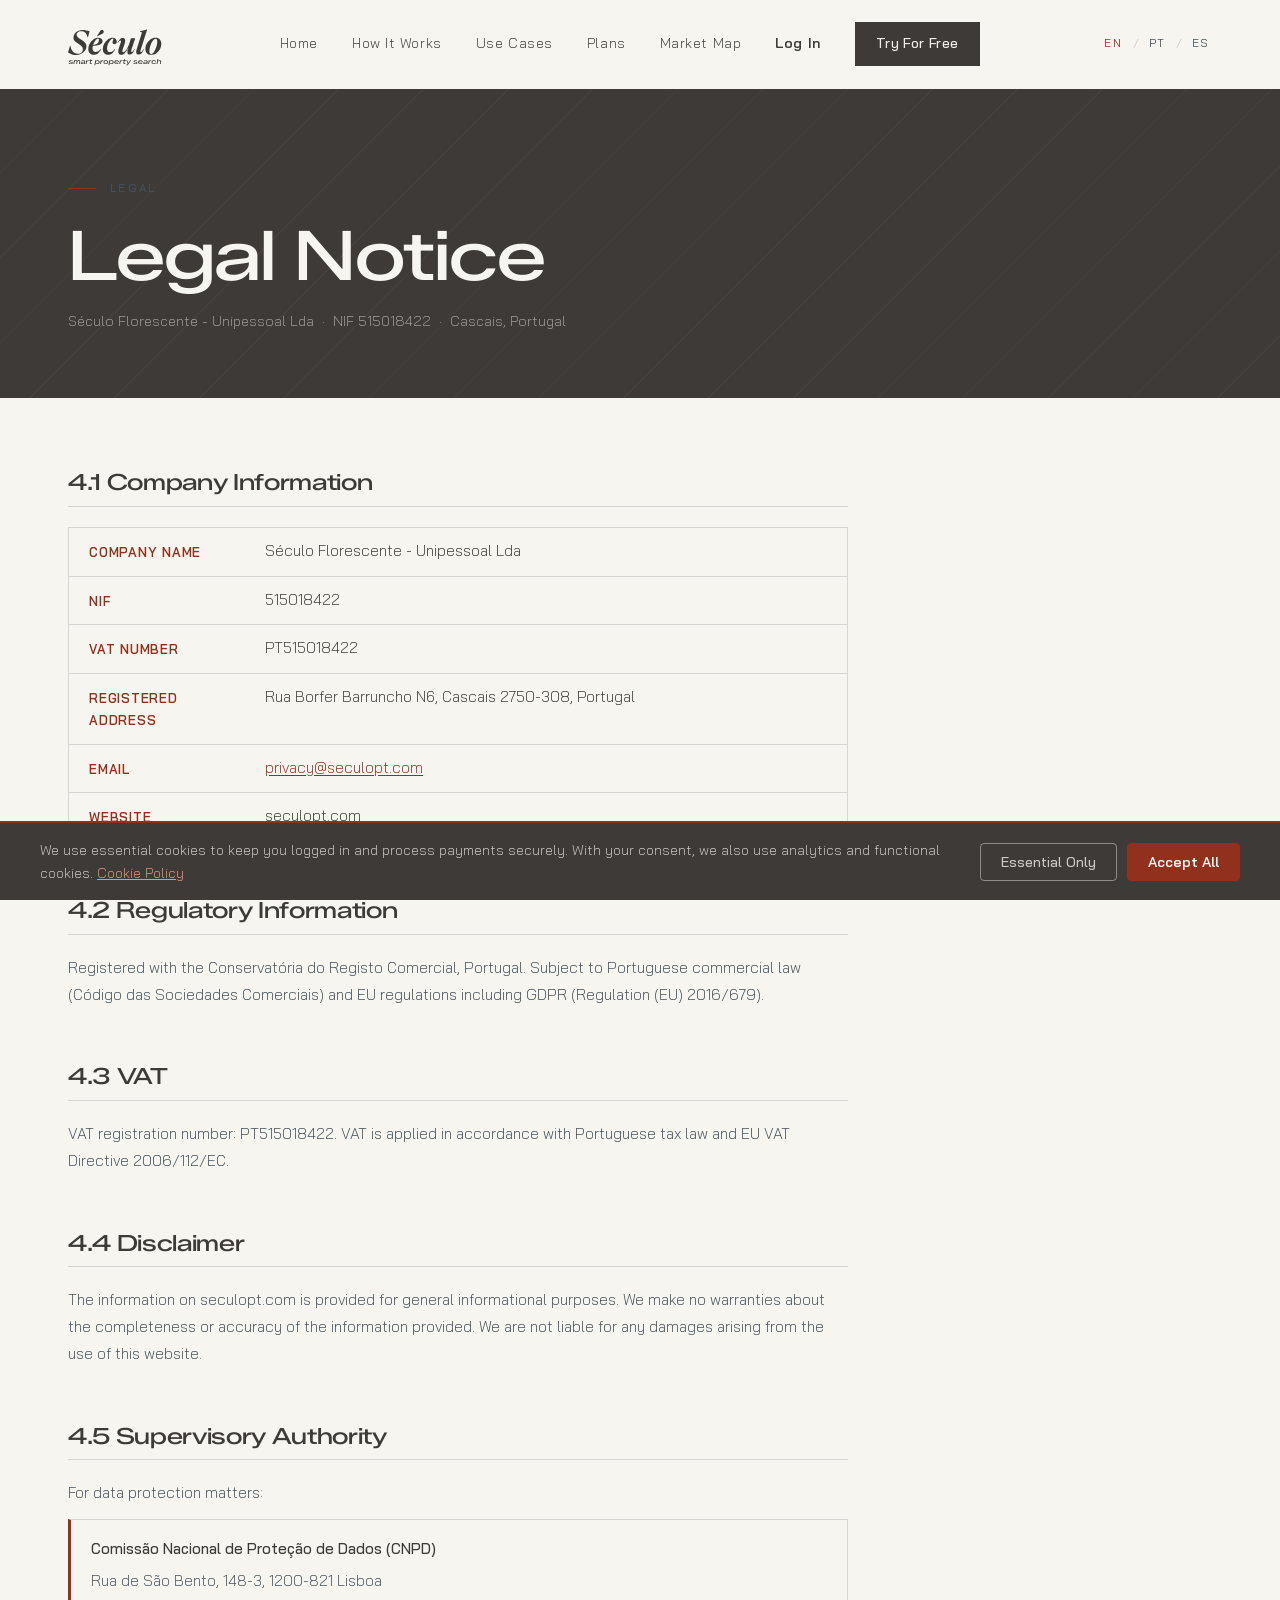
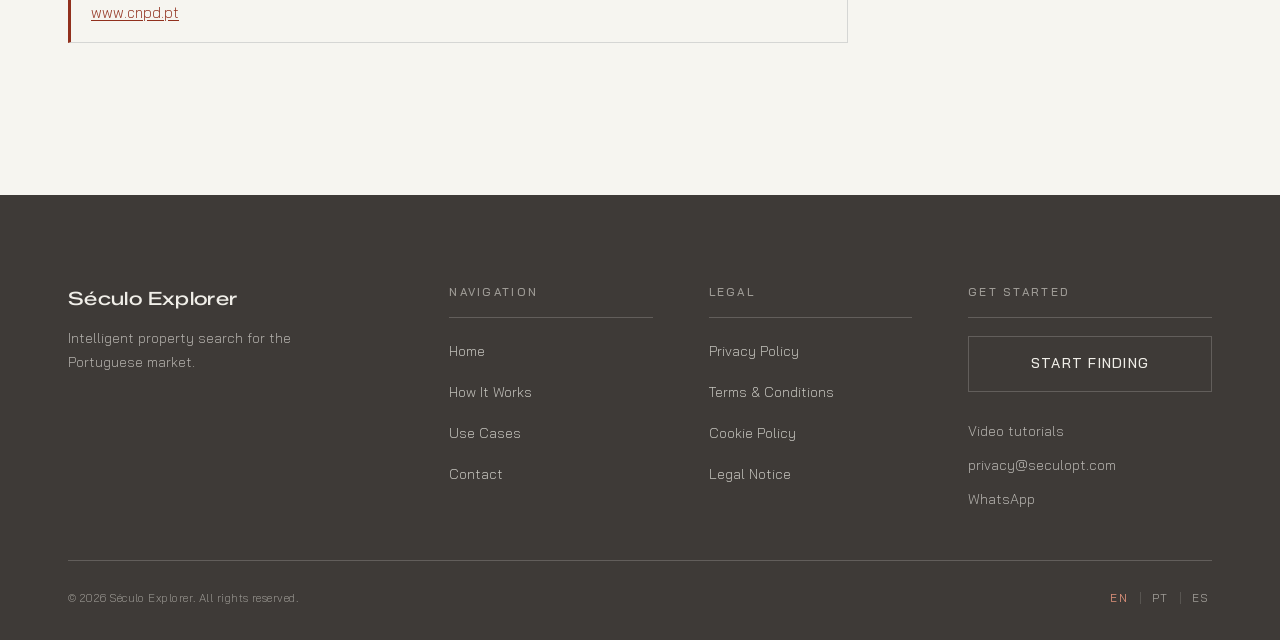
<file: legal-notice.html>
<!DOCTYPE html>
<html lang="en">
<head>
  <meta charset="UTF-8" />
  <meta name="viewport" content="width=device-width, initial-scale=1.0" />
  <meta name="description" content="Legal Notice for Século Explorer / Aviso Legal do Século Explorer." />
  <title>Legal Notice — Século Explorer</title>
  <!-- Favicons — the S from the wordmark, reversed out of brand ink. -->
  <link rel="icon" href="/favicon.ico?v=2" sizes="32x32" />
  <link rel="icon" href="/favicon.svg?v=2" type="image/svg+xml" />
  <link rel="apple-touch-icon" href="/apple-touch-icon.png?v=2" />


  <!-- Google Fonts -->
  <!-- Set before first paint so scroll-reveal elements are only hidden when
       JS is actually available to reveal them again. -->
  <script>document.documentElement.classList.add('js');</script>

  <link rel="preconnect" href="https://fonts.googleapis.com" />
  <link rel="preconnect" href="https://fonts.gstatic.com" crossorigin />
  <link href="https://fonts.googleapis.com/css2?family=Bai+Jamjuree:wght@200;300;400;500;600;700&family=Zalando+Sans+Expanded:wght@400;500;600;700&family=DM+Mono&display=swap" rel="stylesheet" />

  <!-- Stylesheets -->
  <link rel="stylesheet" href="css/style.css" />
  <link rel="stylesheet" href="css/nav.css" />
  <link rel="stylesheet" href="css/animations.css" />
</head>
<body>

  <!-- ══════════════════════════════════════════
       NAVIGATION
  ══════════════════════════════════════════ -->
  <nav class="site-nav" id="site-nav">
    <div class="nav-inner">
      <a href="index.html" class="nav-logo" aria-label="Século Explorer — Home">
        <img src="assets/logo.svg" alt="Século Explorer" />
      </a>
      <ul class="nav-links">
        <li><a href="index.html" data-en="Home" data-pt="Início" data-es="Inicio">Home</a></li>
        <li><a href="index.html#how-it-works" data-en="How It Works" data-pt="Como Funciona" data-es="Cómo Funciona">How It Works</a></li>
        <li><a href="index.html#use-cases" data-en="Use Cases" data-pt="Casos de Uso" data-es="Casos de Uso">Use Cases</a></li>
        <li><a href="products.html" data-en="Plans" data-pt="Planos" data-es="Planes">Plans</a></li>
        <li><a href="https://luneta.seculopt.com/" data-en="Market Map" data-pt="Mapa do Mercado" data-es="Mapa del Mercado">Market Map</a></li>
        <li><a href="login.html" class="nav-login" data-en="Log In" data-pt="Entrar" data-es="Entrar">Log In</a></li>
        <li>
          <a href="https://seculo-api.vercel.app/?tier=free" class="btn btn-primary" data-en="Try For Free" data-pt="Experimenta Grátis" data-es="Pruébalo Gratis">Try For Free</a>
        </li>
      </ul>
      <div class="lang-toggle">
        <button class="lang-btn active" data-lang="en">EN</button>
        <span>/</span>
        <button class="lang-btn" data-lang="pt">PT</button>
        <span>/</span>
        <button class="lang-btn" data-lang="es">ES</button>
      </div>
      <button class="nav-toggle" aria-label="Toggle menu" aria-expanded="false">
        <span></span><span></span><span></span>
      </button>
    </div>
  </nav>


  <!-- ══════════════════════════════════════════
       PAGE HEADER
  ══════════════════════════════════════════ -->
  <section class="legal-hero">
    <div class="container">
      <span class="section-label">Legal</span>
      <h1 data-en="Legal Notice" data-pt="Aviso Legal" data-es="Aviso Legal">Legal Notice</h1>
      <p class="legal-hero-sub en-only">Século Florescente - Unipessoal Lda &nbsp;·&nbsp; NIF 515018422 &nbsp;·&nbsp; Cascais, Portugal</p>
      <p class="legal-hero-sub pt-only">Século Florescente - Unipessoal Lda &nbsp;·&nbsp; NIF 515018422 &nbsp;·&nbsp; Cascais, Portugal</p>
      <p class="legal-hero-sub es-only">Século Florescente - Unipessoal Lda &nbsp;·&nbsp; NIF 515018422 &nbsp;·&nbsp; Cascais, Portugal</p>
    </div>
  </section>


  <!-- ══════════════════════════════════════════
       CONTENT — ENGLISH
  ══════════════════════════════════════════ -->
  <div class="legal-content en-only">
    <div class="container">

      <div class="legal-section">
        <h2>4.1 Company Information</h2>
        <div class="info-grid">
          <div class="info-row"><span class="info-label">Company name</span><span class="info-value">Século Florescente - Unipessoal Lda</span></div>
          <div class="info-row"><span class="info-label">NIF</span><span class="info-value">515018422</span></div>
          <div class="info-row"><span class="info-label">VAT number</span><span class="info-value">PT515018422</span></div>
          <div class="info-row"><span class="info-label">Registered address</span><span class="info-value">Rua Borfer Barruncho N6, Cascais 2750-308, Portugal</span></div>
          <div class="info-row"><span class="info-label">Email</span><span class="info-value"><a href="mailto:privacy@seculopt.com">privacy@seculopt.com</a></span></div>
          <div class="info-row"><span class="info-label">Website</span><span class="info-value">seculopt.com</span></div>
        </div>
      </div>

      <div class="legal-section">
        <h2>4.2 Regulatory Information</h2>
        <p>Registered with the Conservatória do Registo Comercial, Portugal. Subject to Portuguese commercial law (Código das Sociedades Comerciais) and EU regulations including GDPR (Regulation (EU) 2016/679).</p>
      </div>

      <div class="legal-section">
        <h2>4.3 VAT</h2>
        <p>VAT registration number: PT515018422. VAT is applied in accordance with Portuguese tax law and EU VAT Directive 2006/112/EC.</p>
      </div>

      <div class="legal-section">
        <h2>4.4 Disclaimer</h2>
        <p>The information on seculopt.com is provided for general informational purposes. We make no warranties about the completeness or accuracy of the information provided. We are not liable for any damages arising from the use of this website.</p>
      </div>

      <div class="legal-section">
        <h2>4.5 Supervisory Authority</h2>
        <p>For data protection matters:</p>
        <div class="authority-card">
          <p><strong>Comissão Nacional de Proteção de Dados (CNPD)</strong></p>
          <p>Rua de São Bento, 148-3, 1200-821 Lisboa</p>
          <p><a href="https://www.cnpd.pt" target="_blank" rel="noopener">www.cnpd.pt</a></p>
        </div>
      </div>

    </div>
  </div>


  <!-- ══════════════════════════════════════════
       CONTENT — PORTUGUESE
  ══════════════════════════════════════════ -->
  <div class="legal-content pt-only">
    <div class="container">

      <div class="legal-section">
        <h2>4.1 Informações da Empresa</h2>
        <div class="info-grid">
          <div class="info-row"><span class="info-label">Denominação social</span><span class="info-value">Século Florescente - Unipessoal Lda</span></div>
          <div class="info-row"><span class="info-label">NIF</span><span class="info-value">515018422</span></div>
          <div class="info-row"><span class="info-label">Número de IVA</span><span class="info-value">PT515018422</span></div>
          <div class="info-row"><span class="info-label">Sede social</span><span class="info-value">Rua Borfer Barruncho N6, Cascais 2750-308, Portugal</span></div>
          <div class="info-row"><span class="info-label">Email</span><span class="info-value"><a href="mailto:privacy@seculopt.com">privacy@seculopt.com</a></span></div>
          <div class="info-row"><span class="info-label">Website</span><span class="info-value">seculopt.com</span></div>
        </div>
      </div>

      <div class="legal-section">
        <h2>4.2 Informação Regulatória</h2>
        <p>Registada na Conservatória do Registo Comercial, Portugal. Sujeita ao direito comercial português (Código das Sociedades Comerciais) e aos regulamentos da UE, incluindo o RGPD (Regulamento (UE) 2016/679).</p>
      </div>

      <div class="legal-section">
        <h2>4.3 IVA</h2>
        <p>Número de identificação fiscal: PT515018422. O IVA é aplicado em conformidade com a lei fiscal portuguesa e a Diretiva IVA da UE 2006/112/CE.</p>
      </div>

      <div class="legal-section">
        <h2>4.4 Declaração de Exoneração de Responsabilidade</h2>
        <p>A informação em seculopt.com é fornecida para fins informativos gerais. Não garantimos a integralidade ou exatidão da informação disponibilizada. Não somos responsáveis por quaisquer danos decorrentes da utilização deste website.</p>
      </div>

      <div class="legal-section">
        <h2>4.5 Autoridade de Supervisão</h2>
        <p>Para questões de proteção de dados:</p>
        <div class="authority-card">
          <p><strong>Comissão Nacional de Proteção de Dados (CNPD)</strong></p>
          <p>Rua de São Bento, 148-3, 1200-821 Lisboa</p>
          <p><a href="https://www.cnpd.pt" target="_blank" rel="noopener">www.cnpd.pt</a></p>
        </div>
      </div>

    </div>
  </div>


  <!-- ══════════════════════════════════════════
       CONTENT — SPANISH
  ══════════════════════════════════════════ -->
  <div class="legal-content es-only">
    <div class="container">

      <div class="legal-section">
        <h2>4.1 Información de la Empresa</h2>
        <div class="info-grid">
          <div class="info-row"><span class="info-label">Denominación social</span><span class="info-value">Século Florescente - Unipessoal Lda</span></div>
          <div class="info-row"><span class="info-label">NIF</span><span class="info-value">515018422</span></div>
          <div class="info-row"><span class="info-label">Número de IVA</span><span class="info-value">PT515018422</span></div>
          <div class="info-row"><span class="info-label">Domicilio social</span><span class="info-value">Rua Borfer Barruncho N6, Cascais 2750-308, Portugal</span></div>
          <div class="info-row"><span class="info-label">Email</span><span class="info-value"><a href="mailto:privacy@seculopt.com">privacy@seculopt.com</a></span></div>
          <div class="info-row"><span class="info-label">Sitio web</span><span class="info-value">seculopt.com</span></div>
        </div>
      </div>

      <div class="legal-section">
        <h2>4.2 Información Regulatoria</h2>
        <p>Registrada en la Conservatória do Registo Comercial, Portugal. Sujeta al derecho mercantil portugués (Código das Sociedades Comerciais) y a los reglamentos de la UE, incluido el RGPD (Reglamento (UE) 2016/679).</p>
      </div>

      <div class="legal-section">
        <h2>4.3 IVA</h2>
        <p>Número de identificación a efectos del IVA: PT515018422. El IVA se aplica conforme a la ley fiscal portuguesa y a la Directiva IVA de la UE 2006/112/CE.</p>
      </div>

      <div class="legal-section">
        <h2>4.4 Aviso Legal</h2>
        <p>La información en seculopt.com se proporciona con fines informativos generales. No garantizamos la integridad ni la exactitud de la información facilitada. No seremos responsables de ningún daño derivado del uso de este sitio web.</p>
      </div>

      <div class="legal-section">
        <h2>4.5 Autoridad de Control</h2>
        <p>Para cuestiones de protección de datos:</p>
        <div class="authority-card">
          <p><strong>Comissão Nacional de Proteção de Dados (CNPD)</strong></p>
          <p>Rua de São Bento, 148-3, 1200-821 Lisboa</p>
          <p><a href="https://www.cnpd.pt" target="_blank" rel="noopener">www.cnpd.pt</a></p>
        </div>
      </div>

    </div>
  </div>


  <!-- ══════════════════════════════════════════
       FOOTER
  ══════════════════════════════════════════ -->
  <footer class="site-footer">
    <div class="container">
      <div class="footer-grid">
        <div class="footer-brand">
          <span class="footer-logo">Século Explorer</span>
          <p class="footer-tagline" data-en="Intelligent property search for the Portuguese market." data-pt="Pesquisa imobiliária inteligente para o mercado português." data-es="Búsqueda inteligente de propiedades para el mercado portugués.">Intelligent property search for the Portuguese market.</p>
        </div>
        <div>
          <p class="footer-heading" data-en="Navigation" data-pt="Navegação" data-es="Navegación">Navigation</p>
          <ul class="footer-links">
            <li><a href="index.html" data-en="Home" data-pt="Início" data-es="Inicio">Home</a></li>
            <li><a href="index.html#how-it-works" data-en="How It Works" data-pt="Como Funciona" data-es="Cómo Funciona">How It Works</a></li>
            <li><a href="index.html#use-cases" data-en="Use Cases" data-pt="Casos de Uso" data-es="Casos de Uso">Use Cases</a></li>
            <li><a href="contact.html" data-en="Contact" data-pt="Contacto" data-es="Contacto">Contact</a></li>
          </ul>
        </div>
        <div>
          <p class="footer-heading" data-en="Legal" data-pt="Legal" data-es="Legal">Legal</p>
          <ul class="footer-links">
            <li><a href="privacy-policy.html" data-en="Privacy Policy" data-pt="Política de Privacidade" data-es="Política de Privacidad">Privacy Policy</a></li>
            <li><a href="terms.html" data-en="Terms &amp; Conditions" data-pt="Termos e Condições" data-es="Términos y Condiciones">Terms &amp; Conditions</a></li>
            <li><a href="cookie-policy.html" data-en="Cookie Policy" data-pt="Política de Cookies" data-es="Política de Cookies">Cookie Policy</a></li>
            <li><a href="legal-notice.html" data-en="Legal Notice" data-pt="Aviso Legal" data-es="Aviso Legal">Legal Notice</a></li>
          </ul>
        </div>
        <div class="footer-nav-col">
          <p class="footer-heading" data-en="Get Started" data-pt="Começar" data-es="Empezar">Get Started</p>
          <a href="products.html" class="btn btn-outline" data-en="Start Finding" data-pt="Começar a Encontrar" data-es="Empezar a Encontrar">Start Finding</a>
          <a href="https://www.youtube.com/@seculopt" class="footer-tutorials" target="_blank" rel="noopener" data-en="Video tutorials" data-pt="Tutoriais em vídeo" data-es="Tutoriales en vídeo">Video tutorials</a>
          <a href="mailto:privacy@seculopt.com" class="footer-email">privacy@seculopt.com</a>
          <a href="https://wa.me/351912102647" class="footer-whatsapp" target="_blank" rel="noopener">WhatsApp</a>
        </div>
      </div>
      <hr class="footer-divider" />
      <div class="footer-bottom">
        <span class="footer-copy" data-en="&copy; 2026 S&eacute;culo Explorer. All rights reserved." data-pt="&copy; 2026 S&eacute;culo Explorer. Todos os direitos reservados." data-es="&copy; 2026 S&eacute;culo Explorer. Todos los derechos reservados.">&copy; 2026 S&eacute;culo Explorer. All rights reserved.</span>
        <div class="footer-lang">
          <button class="lang-btn active" data-lang="en">EN</button>
          <span>|</span>
          <button class="lang-btn" data-lang="pt">PT</button>
          <span>|</span>
          <button class="lang-btn" data-lang="es">ES</button>
        </div>
      </div>
    </div>
  </footer>


  <!-- ══════════════════════════════════════════
       SCRIPTS
  ══════════════════════════════════════════ -->
  <script src="js/nav.js"></script>
  <script src="js/lang.js"></script>
  <script src="js/cookies.js"></script>


  <!-- ══════════════════════════════════════════
       PAGE STYLES
  ══════════════════════════════════════════ -->
  <style>
    html[lang="pt"] .en-only { display: none; }
    html[lang="en"] .pt-only { display: none; }
    html[lang="es"] .en-only { display: none; }
    html[lang="es"] .pt-only { display: none; }
    html[lang="en"] .es-only { display: none; }
    html[lang="pt"] .es-only { display: none; }

    .legal-hero {
      background: var(--color-primary);
      background-image: repeating-linear-gradient(
        135deg,
        transparent, transparent 59px,
        rgba(200, 169, 110, 0.06) 59px,
        rgba(200, 169, 110, 0.06) 60px
      );
      padding: 80px 0 64px;
    }

    .legal-hero h1 { color: var(--color-white); margin-bottom: 16px; }
    .legal-hero-sub { color: rgba(240, 238, 232, 0.55); font-size: 0.9rem; }

    .legal-content { padding: 72px 0 96px; background: var(--color-bg); }

    .legal-section {
      max-width: 780px;
      margin-bottom: 56px;
    }

    .legal-section h2 {
      font-size: 1.4rem;
      color: var(--color-primary);
      margin-bottom: 20px;
      padding-bottom: 10px;
      border-bottom: 1px solid var(--color-divider);
    }

    .legal-section p {
      margin-bottom: 12px;
      font-size: 0.96rem;
      line-height: 1.75;
    }

    .legal-section p:last-child { margin-bottom: 0; }

    .legal-section a {
      color: var(--color-accent);
      text-decoration: underline;
      text-underline-offset: 2px;
    }

    /* Company info grid */
    .info-grid {
      background: var(--color-white);
      border: 1px solid var(--color-divider);
      border-radius: var(--radius);
      overflow: hidden;
    }

    .info-row {
      display: grid;
      grid-template-columns: 160px 1fr;
      gap: 16px;
      padding: 12px 20px;
      border-bottom: 1px solid var(--color-divider);
    }

    .info-row:last-child { border-bottom: none; }

    .info-label {
      font-size: 0.8rem;
      font-weight: 600;
      letter-spacing: 0.06em;
      text-transform: uppercase;
      color: var(--color-accent);
      padding-top: 2px;
    }

    .info-value {
      font-size: 0.95rem;
      color: var(--color-primary);
      line-height: 1.5;
    }

    /* Authority card */
    .authority-card {
      background: var(--color-white);
      border: 1px solid var(--color-divider);
      border-left: 3px solid var(--color-accent);
      border-radius: var(--radius);
      padding: 16px 20px;
      margin-top: 12px;
    }

    .authority-card p {
      margin-bottom: 6px !important;
      font-size: 0.93rem !important;
    }

    .authority-card p:last-child { margin-bottom: 0 !important; }

    @media (max-width: 480px) {
      .info-row { grid-template-columns: 1fr; gap: 4px; }
    }
  </style>

</body>
</html>
</file>
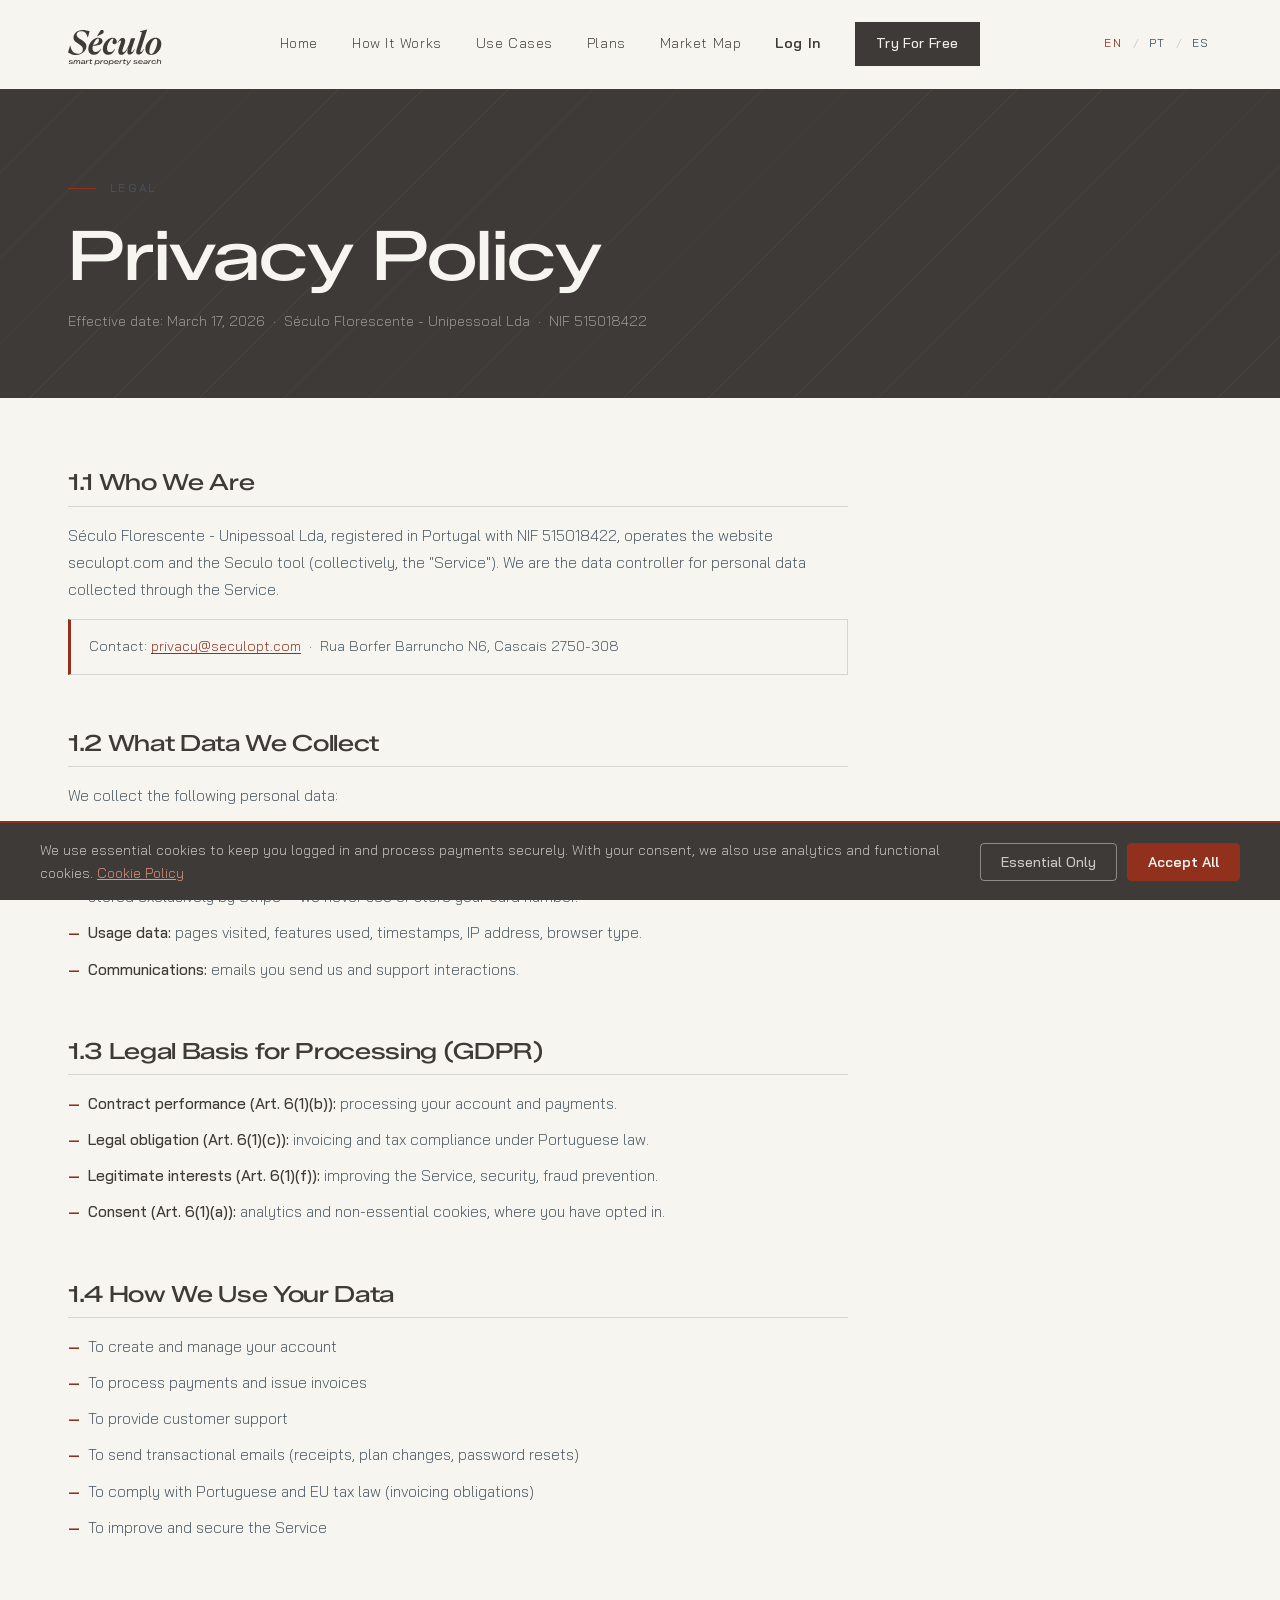
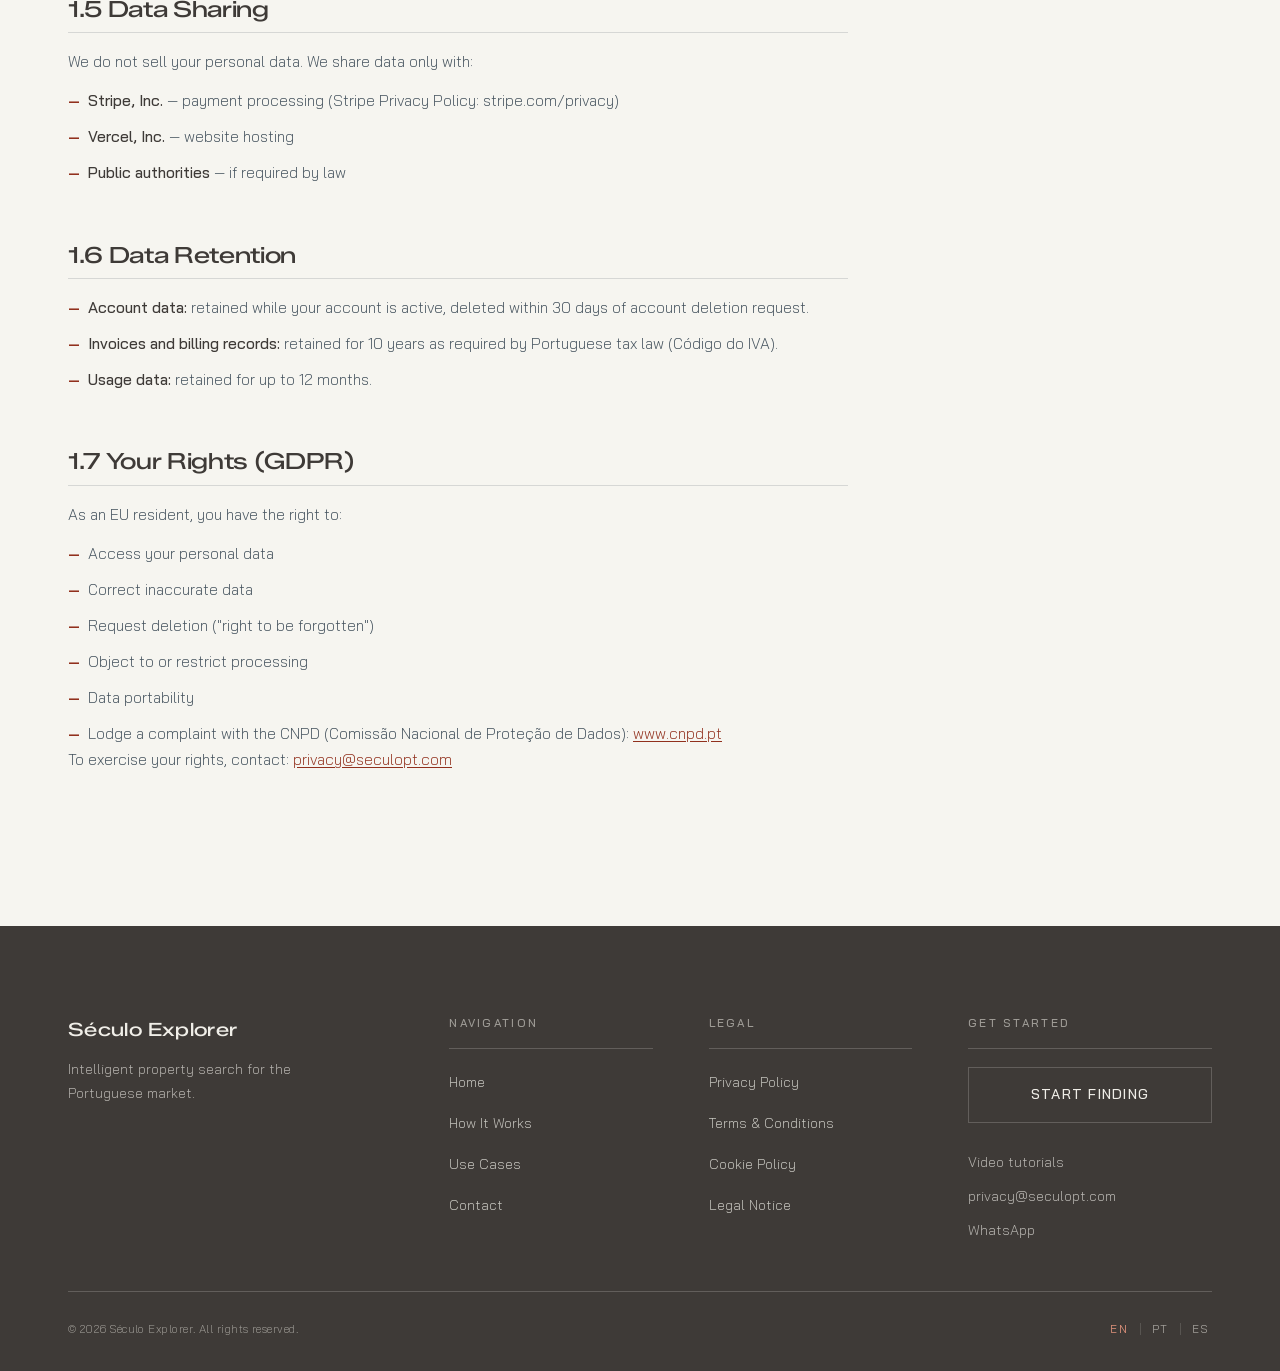
<file: privacy-policy.html>
<!DOCTYPE html>
<html lang="en">
<head>
  <meta charset="UTF-8" />
  <meta name="viewport" content="width=device-width, initial-scale=1.0" />
  <meta name="description" content="Privacy Policy for Século Explorer / Política de Privacidade do Século Explorer." />
  <title>Privacy Policy — Século Explorer</title>
  <!-- Favicons — the S from the wordmark, reversed out of brand ink. -->
  <link rel="icon" href="/favicon.ico?v=2" sizes="32x32" />
  <link rel="icon" href="/favicon.svg?v=2" type="image/svg+xml" />
  <link rel="apple-touch-icon" href="/apple-touch-icon.png?v=2" />


  <!-- Google Fonts -->
  <!-- Set before first paint so scroll-reveal elements are only hidden when
       JS is actually available to reveal them again. -->
  <script>document.documentElement.classList.add('js');</script>

  <link rel="preconnect" href="https://fonts.googleapis.com" />
  <link rel="preconnect" href="https://fonts.gstatic.com" crossorigin />
  <link href="https://fonts.googleapis.com/css2?family=Bai+Jamjuree:wght@200;300;400;500;600;700&family=Zalando+Sans+Expanded:wght@400;500;600;700&family=DM+Mono&display=swap" rel="stylesheet" />

  <!-- Stylesheets -->
  <link rel="stylesheet" href="css/style.css" />
  <link rel="stylesheet" href="css/nav.css" />
  <link rel="stylesheet" href="css/animations.css" />
</head>
<body>

  <!-- ══════════════════════════════════════════
       NAVIGATION
  ══════════════════════════════════════════ -->
  <nav class="site-nav" id="site-nav">
    <div class="nav-inner">
      <a href="index.html" class="nav-logo" aria-label="Século Explorer — Home">
        <img src="assets/logo.svg" alt="Século Explorer" />
      </a>
      <ul class="nav-links">
        <li><a href="index.html" data-en="Home" data-pt="Início" data-es="Inicio">Home</a></li>
        <li><a href="index.html#how-it-works" data-en="How It Works" data-pt="Como Funciona" data-es="Cómo Funciona">How It Works</a></li>
        <li><a href="index.html#use-cases" data-en="Use Cases" data-pt="Casos de Uso" data-es="Casos de Uso">Use Cases</a></li>
        <li><a href="products.html" data-en="Plans" data-pt="Planos" data-es="Planes">Plans</a></li>
        <li><a href="https://luneta.seculopt.com/" data-en="Market Map" data-pt="Mapa do Mercado" data-es="Mapa del Mercado">Market Map</a></li>
        <li><a href="login.html" class="nav-login" data-en="Log In" data-pt="Entrar" data-es="Entrar">Log In</a></li>
        <li>
          <a href="https://seculo-api.vercel.app/?tier=free" class="btn btn-primary" data-en="Try For Free" data-pt="Experimenta Grátis" data-es="Pruébalo Gratis">Try For Free</a>
        </li>
      </ul>
      <div class="lang-toggle">
        <button class="lang-btn active" data-lang="en">EN</button>
        <span>/</span>
        <button class="lang-btn" data-lang="pt">PT</button>
        <span>/</span>
        <button class="lang-btn" data-lang="es">ES</button>
      </div>
      <button class="nav-toggle" aria-label="Toggle menu" aria-expanded="false">
        <span></span><span></span><span></span>
      </button>
    </div>
  </nav>


  <!-- ══════════════════════════════════════════
       PAGE HEADER
  ══════════════════════════════════════════ -->
  <section class="legal-hero">
    <div class="container">
      <span class="section-label en-only">Legal</span>
      <span class="section-label pt-only">Legal</span>
      <h1 data-en="Privacy Policy" data-pt="Política de Privacidade" data-es="Política de Privacidad">Privacy Policy</h1>
      <p class="legal-hero-sub en-only">Effective date: March 17, 2026 &nbsp;·&nbsp; Século Florescente - Unipessoal Lda &nbsp;·&nbsp; NIF 515018422</p>
      <p class="legal-hero-sub pt-only">Data de entrada em vigor: 17 de Março de 2026 &nbsp;·&nbsp; Século Florescente - Unipessoal Lda &nbsp;·&nbsp; NIF 515018422</p>
      <p class="legal-hero-sub es-only">Fecha de entrada en vigor: 17 de marzo de 2026 &nbsp;·&nbsp; Século Florescente - Unipessoal Lda &nbsp;·&nbsp; NIF 515018422</p>
    </div>
  </section>


  <!-- ══════════════════════════════════════════
       CONTENT — ENGLISH
  ══════════════════════════════════════════ -->
  <div class="legal-content en-only">
    <div class="container">

      <div class="legal-section">
        <h2>1.1 Who We Are</h2>
        <p>Século Florescente - Unipessoal Lda, registered in Portugal with NIF 515018422, operates the website seculopt.com and the Seculo tool (collectively, the "Service"). We are the data controller for personal data collected through the Service.</p>
        <p class="legal-contact">Contact: <a href="mailto:privacy@seculopt.com">privacy@seculopt.com</a> &nbsp;·&nbsp; Rua Borfer Barruncho N6, Cascais 2750-308</p>
      </div>

      <div class="legal-section">
        <h2>1.2 What Data We Collect</h2>
        <p>We collect the following personal data:</p>
        <ul class="legal-list">
          <li><strong>Account information:</strong> name, email address, password (hashed).</li>
          <li><strong>Payment information:</strong> billing name, billing address, VAT number (if applicable). Card details are processed and stored exclusively by Stripe — we never see or store your card number.</li>
          <li><strong>Usage data:</strong> pages visited, features used, timestamps, IP address, browser type.</li>
          <li><strong>Communications:</strong> emails you send us and support interactions.</li>
        </ul>
      </div>

      <div class="legal-section">
        <h2>1.3 Legal Basis for Processing (GDPR)</h2>
        <ul class="legal-list">
          <li><strong>Contract performance (Art. 6(1)(b)):</strong> processing your account and payments.</li>
          <li><strong>Legal obligation (Art. 6(1)(c)):</strong> invoicing and tax compliance under Portuguese law.</li>
          <li><strong>Legitimate interests (Art. 6(1)(f)):</strong> improving the Service, security, fraud prevention.</li>
          <li><strong>Consent (Art. 6(1)(a)):</strong> analytics and non-essential cookies, where you have opted in.</li>
        </ul>
      </div>

      <div class="legal-section">
        <h2>1.4 How We Use Your Data</h2>
        <ul class="legal-list">
          <li>To create and manage your account</li>
          <li>To process payments and issue invoices</li>
          <li>To provide customer support</li>
          <li>To send transactional emails (receipts, plan changes, password resets)</li>
          <li>To comply with Portuguese and EU tax law (invoicing obligations)</li>
          <li>To improve and secure the Service</li>
        </ul>
      </div>

      <div class="legal-section">
        <h2>1.5 Data Sharing</h2>
        <p>We do not sell your personal data. We share data only with:</p>
        <ul class="legal-list">
          <li><strong>Stripe, Inc.</strong> — payment processing (Stripe Privacy Policy: stripe.com/privacy)</li>
          <li><strong>Vercel, Inc.</strong> — website hosting</li>
          <li><strong>Public authorities</strong> — if required by law</li>
        </ul>
      </div>

      <div class="legal-section">
        <h2>1.6 Data Retention</h2>
        <ul class="legal-list">
          <li><strong>Account data:</strong> retained while your account is active, deleted within 30 days of account deletion request.</li>
          <li><strong>Invoices and billing records:</strong> retained for 10 years as required by Portuguese tax law (Código do IVA).</li>
          <li><strong>Usage data:</strong> retained for up to 12 months.</li>
        </ul>
      </div>

      <div class="legal-section">
        <h2>1.7 Your Rights (GDPR)</h2>
        <p>As an EU resident, you have the right to:</p>
        <ul class="legal-list">
          <li>Access your personal data</li>
          <li>Correct inaccurate data</li>
          <li>Request deletion ("right to be forgotten")</li>
          <li>Object to or restrict processing</li>
          <li>Data portability</li>
          <li>Lodge a complaint with the CNPD (Comissão Nacional de Proteção de Dados): <a href="https://www.cnpd.pt" target="_blank" rel="noopener">www.cnpd.pt</a></li>
        </ul>
        <p>To exercise your rights, contact: <a href="mailto:privacy@seculopt.com">privacy@seculopt.com</a></p>
      </div>

    </div>
  </div>


  <!-- ══════════════════════════════════════════
       CONTENT — PORTUGUESE
  ══════════════════════════════════════════ -->
  <div class="legal-content pt-only">
    <div class="container">

      <div class="legal-section">
        <h2>1.1 Quem Somos</h2>
        <p>Século Florescente - Unipessoal Lda, registada em Portugal com o NIF 515018422, opera o website seculopt.com e a ferramenta Seculo (coletivamente, o "Serviço"). Somos o responsável pelo tratamento dos dados pessoais recolhidos através do Serviço.</p>
        <p class="legal-contact">Contacto: <a href="mailto:privacy@seculopt.com">privacy@seculopt.com</a> &nbsp;·&nbsp; Rua Borfer Barruncho N6, Cascais 2750-308</p>
      </div>

      <div class="legal-section">
        <h2>1.2 Que Dados Recolhemos</h2>
        <p>Recolhemos os seguintes dados pessoais:</p>
        <ul class="legal-list">
          <li><strong>Informações de conta:</strong> nome, endereço de email, palavra-passe (cifrada).</li>
          <li><strong>Informações de pagamento:</strong> nome de faturação, morada de faturação, NIF (se aplicável). Os dados do cartão são processados e armazenados exclusivamente pelo Stripe — nunca vemos nem armazenamos o número do seu cartão.</li>
          <li><strong>Dados de utilização:</strong> páginas visitadas, funcionalidades usadas, timestamps, endereço IP, tipo de navegador.</li>
          <li><strong>Comunicações:</strong> emails enviados e interações de suporte.</li>
        </ul>
      </div>

      <div class="legal-section">
        <h2>1.3 Base Legal para o Tratamento (RGPD)</h2>
        <ul class="legal-list">
          <li><strong>Execução de contrato (Art. 6.º, n.º 1, al. b)):</strong> processamento da conta e pagamentos.</li>
          <li><strong>Obrigação legal (Art. 6.º, n.º 1, al. c)):</strong> faturação e cumprimento fiscal ao abrigo da lei portuguesa.</li>
          <li><strong>Interesses legítimos (Art. 6.º, n.º 1, al. f)):</strong> melhoria do Serviço, segurança, prevenção de fraude.</li>
          <li><strong>Consentimento (Art. 6.º, n.º 1, al. a)):</strong> cookies de análise e não essenciais, quando consentido.</li>
        </ul>
      </div>

      <div class="legal-section">
        <h2>1.4 Como Utilizamos os Seus Dados</h2>
        <ul class="legal-list">
          <li>Para criar e gerir a sua conta</li>
          <li>Para processar pagamentos e emitir faturas</li>
          <li>Para prestar suporte ao cliente</li>
          <li>Para enviar emails transacionais (recibos, alterações de plano, redefinição de palavra-passe)</li>
          <li>Para cumprir a lei fiscal portuguesa e europeia (obrigações de faturação)</li>
          <li>Para melhorar e proteger o Serviço</li>
        </ul>
      </div>

      <div class="legal-section">
        <h2>1.5 Partilha de Dados</h2>
        <p>Não vendemos os seus dados pessoais. Partilhamos dados apenas com:</p>
        <ul class="legal-list">
          <li><strong>Stripe, Inc.</strong> — processamento de pagamentos (Política de Privacidade do Stripe: stripe.com/privacy)</li>
          <li><strong>Vercel, Inc.</strong> — alojamento do website</li>
          <li><strong>Autoridades públicas</strong> — quando exigido por lei</li>
        </ul>
      </div>

      <div class="legal-section">
        <h2>1.6 Conservação dos Dados</h2>
        <ul class="legal-list">
          <li><strong>Dados de conta:</strong> conservados enquanto a conta estiver ativa, eliminados no prazo de 30 dias após pedido de eliminação.</li>
          <li><strong>Faturas e registos de faturação:</strong> conservados durante 10 anos conforme exigido pela lei fiscal portuguesa (Código do IVA).</li>
          <li><strong>Dados de utilização:</strong> conservados até 12 meses.</li>
        </ul>
      </div>

      <div class="legal-section">
        <h2>1.7 Os Seus Direitos (RGPD)</h2>
        <p>Enquanto residente na UE, tem direito a:</p>
        <ul class="legal-list">
          <li>Aceder aos seus dados pessoais</li>
          <li>Corrigir dados inexatos</li>
          <li>Solicitar a eliminação ("direito ao esquecimento")</li>
          <li>Opor-se ao tratamento ou restringi-lo</li>
          <li>Portabilidade dos dados</li>
          <li>Apresentar reclamação à CNPD (Comissão Nacional de Proteção de Dados): <a href="https://www.cnpd.pt" target="_blank" rel="noopener">www.cnpd.pt</a></li>
        </ul>
        <p>Para exercer os seus direitos, contacte: <a href="mailto:privacy@seculopt.com">privacy@seculopt.com</a></p>
      </div>

    </div>
  </div>


  <!-- ══════════════════════════════════════════
       CONTENT — SPANISH
  ══════════════════════════════════════════ -->
  <div class="legal-content es-only">
    <div class="container">

      <div class="legal-section">
        <h2>1.1 Quiénes Somos</h2>
        <p>Século Florescente - Unipessoal Lda, registrada en Portugal con NIF 515018422, opera el sitio web seculopt.com y la herramienta Seculo (colectivamente, el "Servicio"). Somos el responsable del tratamiento de los datos personales recopilados a través del Servicio.</p>
        <p class="legal-contact">Contacto: <a href="mailto:privacy@seculopt.com">privacy@seculopt.com</a> &nbsp;·&nbsp; Rua Borfer Barruncho N6, Cascais 2750-308</p>
      </div>

      <div class="legal-section">
        <h2>1.2 Qué Datos Recopilamos</h2>
        <p>Recopilamos los siguientes datos personales:</p>
        <ul class="legal-list">
          <li><strong>Información de cuenta:</strong> nombre, dirección de correo electrónico, contraseña (cifrada).</li>
          <li><strong>Información de pago:</strong> nombre de facturación, dirección de facturación, número de IVA (si aplica). Los datos de tarjeta son procesados y almacenados exclusivamente por Stripe — nunca vemos ni almacenamos tu número de tarjeta.</li>
          <li><strong>Datos de uso:</strong> páginas visitadas, funcionalidades utilizadas, marcas de tiempo, dirección IP, tipo de navegador.</li>
          <li><strong>Comunicaciones:</strong> correos electrónicos que nos envías e interacciones de soporte.</li>
        </ul>
      </div>

      <div class="legal-section">
        <h2>1.3 Base Legal para el Tratamiento (RGPD)</h2>
        <ul class="legal-list">
          <li><strong>Ejecución de contrato (Art. 6(1)(b)):</strong> procesamiento de tu cuenta y pagos.</li>
          <li><strong>Obligación legal (Art. 6(1)(c)):</strong> facturación y cumplimiento fiscal conforme a la ley portuguesa.</li>
          <li><strong>Intereses legítimos (Art. 6(1)(f)):</strong> mejora del Servicio, seguridad, prevención del fraude.</li>
          <li><strong>Consentimiento (Art. 6(1)(a)):</strong> cookies de análisis y no esenciales, cuando hayas dado tu consentimiento.</li>
        </ul>
      </div>

      <div class="legal-section">
        <h2>1.4 Cómo Utilizamos Tus Datos</h2>
        <ul class="legal-list">
          <li>Para crear y gestionar tu cuenta</li>
          <li>Para procesar pagos y emitir facturas</li>
          <li>Para proporcionar atención al cliente</li>
          <li>Para enviar correos transaccionales (recibos, cambios de plan, restablecimiento de contraseña)</li>
          <li>Para cumplir con la ley fiscal portuguesa y europea (obligaciones de facturación)</li>
          <li>Para mejorar y proteger el Servicio</li>
        </ul>
      </div>

      <div class="legal-section">
        <h2>1.5 Compartición de Datos</h2>
        <p>No vendemos tus datos personales. Compartimos datos únicamente con:</p>
        <ul class="legal-list">
          <li><strong>Stripe, Inc.</strong> — procesamiento de pagos (Política de Privacidad de Stripe: stripe.com/privacy)</li>
          <li><strong>Vercel, Inc.</strong> — alojamiento del sitio web</li>
          <li><strong>Autoridades públicas</strong> — cuando sea requerido por ley</li>
        </ul>
      </div>

      <div class="legal-section">
        <h2>1.6 Retención de Datos</h2>
        <ul class="legal-list">
          <li><strong>Datos de cuenta:</strong> conservados mientras la cuenta esté activa, eliminados en un plazo de 30 días tras la solicitud de eliminación.</li>
          <li><strong>Facturas y registros de facturación:</strong> conservados durante 10 años conforme a la ley fiscal portuguesa (Código do IVA).</li>
          <li><strong>Datos de uso:</strong> conservados hasta 12 meses.</li>
        </ul>
      </div>

      <div class="legal-section">
        <h2>1.7 Tus Derechos (RGPD)</h2>
        <p>Como residente en la UE, tienes derecho a:</p>
        <ul class="legal-list">
          <li>Acceder a tus datos personales</li>
          <li>Corregir datos inexactos</li>
          <li>Solicitar la eliminación ("derecho al olvido")</li>
          <li>Oponerte al tratamiento o restringirlo</li>
          <li>Portabilidad de datos</li>
          <li>Presentar una reclamación ante la CNPD (Comissão Nacional de Proteção de Dados): <a href="https://www.cnpd.pt" target="_blank" rel="noopener">www.cnpd.pt</a></li>
        </ul>
        <p>Para ejercer tus derechos, contacta: <a href="mailto:privacy@seculopt.com">privacy@seculopt.com</a></p>
      </div>

    </div>
  </div>


  <!-- ══════════════════════════════════════════
       FOOTER
  ══════════════════════════════════════════ -->
  <footer class="site-footer">
    <div class="container">
      <div class="footer-grid">
        <div class="footer-brand">
          <span class="footer-logo">Século Explorer</span>
          <p class="footer-tagline" data-en="Intelligent property search for the Portuguese market." data-pt="Pesquisa imobiliária inteligente para o mercado português." data-es="Búsqueda inteligente de propiedades para el mercado portugués.">Intelligent property search for the Portuguese market.</p>
        </div>
        <div>
          <p class="footer-heading" data-en="Navigation" data-pt="Navegação" data-es="Navegación">Navigation</p>
          <ul class="footer-links">
            <li><a href="index.html" data-en="Home" data-pt="Início" data-es="Inicio">Home</a></li>
            <li><a href="index.html#how-it-works" data-en="How It Works" data-pt="Como Funciona" data-es="Cómo Funciona">How It Works</a></li>
            <li><a href="index.html#use-cases" data-en="Use Cases" data-pt="Casos de Uso" data-es="Casos de Uso">Use Cases</a></li>
            <li><a href="contact.html" data-en="Contact" data-pt="Contacto" data-es="Contacto">Contact</a></li>
          </ul>
        </div>
        <div>
          <p class="footer-heading" data-en="Legal" data-pt="Legal" data-es="Legal">Legal</p>
          <ul class="footer-links">
            <li><a href="privacy-policy.html" data-en="Privacy Policy" data-pt="Política de Privacidade" data-es="Política de Privacidad">Privacy Policy</a></li>
            <li><a href="terms.html" data-en="Terms &amp; Conditions" data-pt="Termos e Condições" data-es="Términos y Condiciones">Terms &amp; Conditions</a></li>
            <li><a href="cookie-policy.html" data-en="Cookie Policy" data-pt="Política de Cookies" data-es="Política de Cookies">Cookie Policy</a></li>
            <li><a href="legal-notice.html" data-en="Legal Notice" data-pt="Aviso Legal" data-es="Aviso Legal">Legal Notice</a></li>
          </ul>
        </div>
        <div class="footer-nav-col">
          <p class="footer-heading" data-en="Get Started" data-pt="Começar" data-es="Empezar">Get Started</p>
          <a href="products.html" class="btn btn-outline" data-en="Start Finding" data-pt="Começar a Encontrar" data-es="Empezar a Encontrar">Start Finding</a>
          <a href="https://www.youtube.com/@seculopt" class="footer-tutorials" target="_blank" rel="noopener" data-en="Video tutorials" data-pt="Tutoriais em vídeo" data-es="Tutoriales en vídeo">Video tutorials</a>
          <a href="mailto:privacy@seculopt.com" class="footer-email">privacy@seculopt.com</a>
          <a href="https://wa.me/351912102647" class="footer-whatsapp" target="_blank" rel="noopener">WhatsApp</a>
        </div>
      </div>
      <hr class="footer-divider" />
      <div class="footer-bottom">
        <span class="footer-copy" data-en="&copy; 2026 S&eacute;culo Explorer. All rights reserved." data-pt="&copy; 2026 S&eacute;culo Explorer. Todos os direitos reservados." data-es="&copy; 2026 S&eacute;culo Explorer. Todos los derechos reservados.">&copy; 2026 S&eacute;culo Explorer. All rights reserved.</span>
        <div class="footer-lang">
          <button class="lang-btn active" data-lang="en">EN</button>
          <span>|</span>
          <button class="lang-btn" data-lang="pt">PT</button>
          <span>|</span>
          <button class="lang-btn" data-lang="es">ES</button>
        </div>
      </div>
    </div>
  </footer>


  <!-- ══════════════════════════════════════════
       SCRIPTS
  ══════════════════════════════════════════ -->
  <script src="js/nav.js"></script>
  <script src="js/lang.js"></script>
  <script src="js/cookies.js"></script>


  <!-- ══════════════════════════════════════════
       PAGE STYLES
  ══════════════════════════════════════════ -->
  <style>
    /* Language block visibility */
    html[lang="pt"] .en-only { display: none; }
    html[lang="en"] .pt-only { display: none; }
    html[lang="es"] .en-only { display: none; }
    html[lang="es"] .pt-only { display: none; }
    html[lang="en"] .es-only { display: none; }
    html[lang="pt"] .es-only { display: none; }

    /* Legal Hero */
    .legal-hero {
      background: var(--color-primary);
      background-image: repeating-linear-gradient(
        135deg,
        transparent, transparent 59px,
        rgba(200, 169, 110, 0.06) 59px,
        rgba(200, 169, 110, 0.06) 60px
      );
      padding: 80px 0 64px;
    }

    .legal-hero h1 {
      color: var(--color-white);
      margin-bottom: 16px;
    }

    .legal-hero-sub {
      color: rgba(240, 238, 232, 0.55);
      font-size: 0.9rem;
    }

    /* Legal Content */
    .legal-content {
      padding: 72px 0 96px;
      background: var(--color-bg);
    }

    .legal-section {
      max-width: 780px;
      margin-bottom: 56px;
    }

    .legal-section h2 {
      font-size: 1.4rem;
      color: var(--color-primary);
      margin-bottom: 16px;
      padding-bottom: 10px;
      border-bottom: 1px solid var(--color-divider);
    }

    .legal-section p {
      margin-bottom: 12px;
      font-size: 0.96rem;
      line-height: 1.75;
    }

    .legal-section p:last-child { margin-bottom: 0; }

    .legal-list {
      list-style: none;
      padding: 0;
      margin: 12px 0 0;
      display: flex;
      flex-direction: column;
      gap: 10px;
    }

    .legal-list li {
      padding-left: 20px;
      position: relative;
      font-size: 0.96rem;
      color: var(--color-mid);
      line-height: 1.7;
    }

    .legal-list li::before {
      content: '—';
      position: absolute;
      left: 0;
      color: var(--color-accent);
      font-weight: 600;
    }

    .legal-section a {
      color: var(--color-accent);
      text-decoration: underline;
      text-underline-offset: 2px;
    }

    .legal-contact {
      background: var(--color-white);
      border: 1px solid var(--color-divider);
      border-left: 3px solid var(--color-accent);
      border-radius: var(--radius);
      padding: 14px 18px;
      font-size: 0.9rem !important;
      margin-top: 16px !important;
    }
  </style>

</body>
</html>
</file>
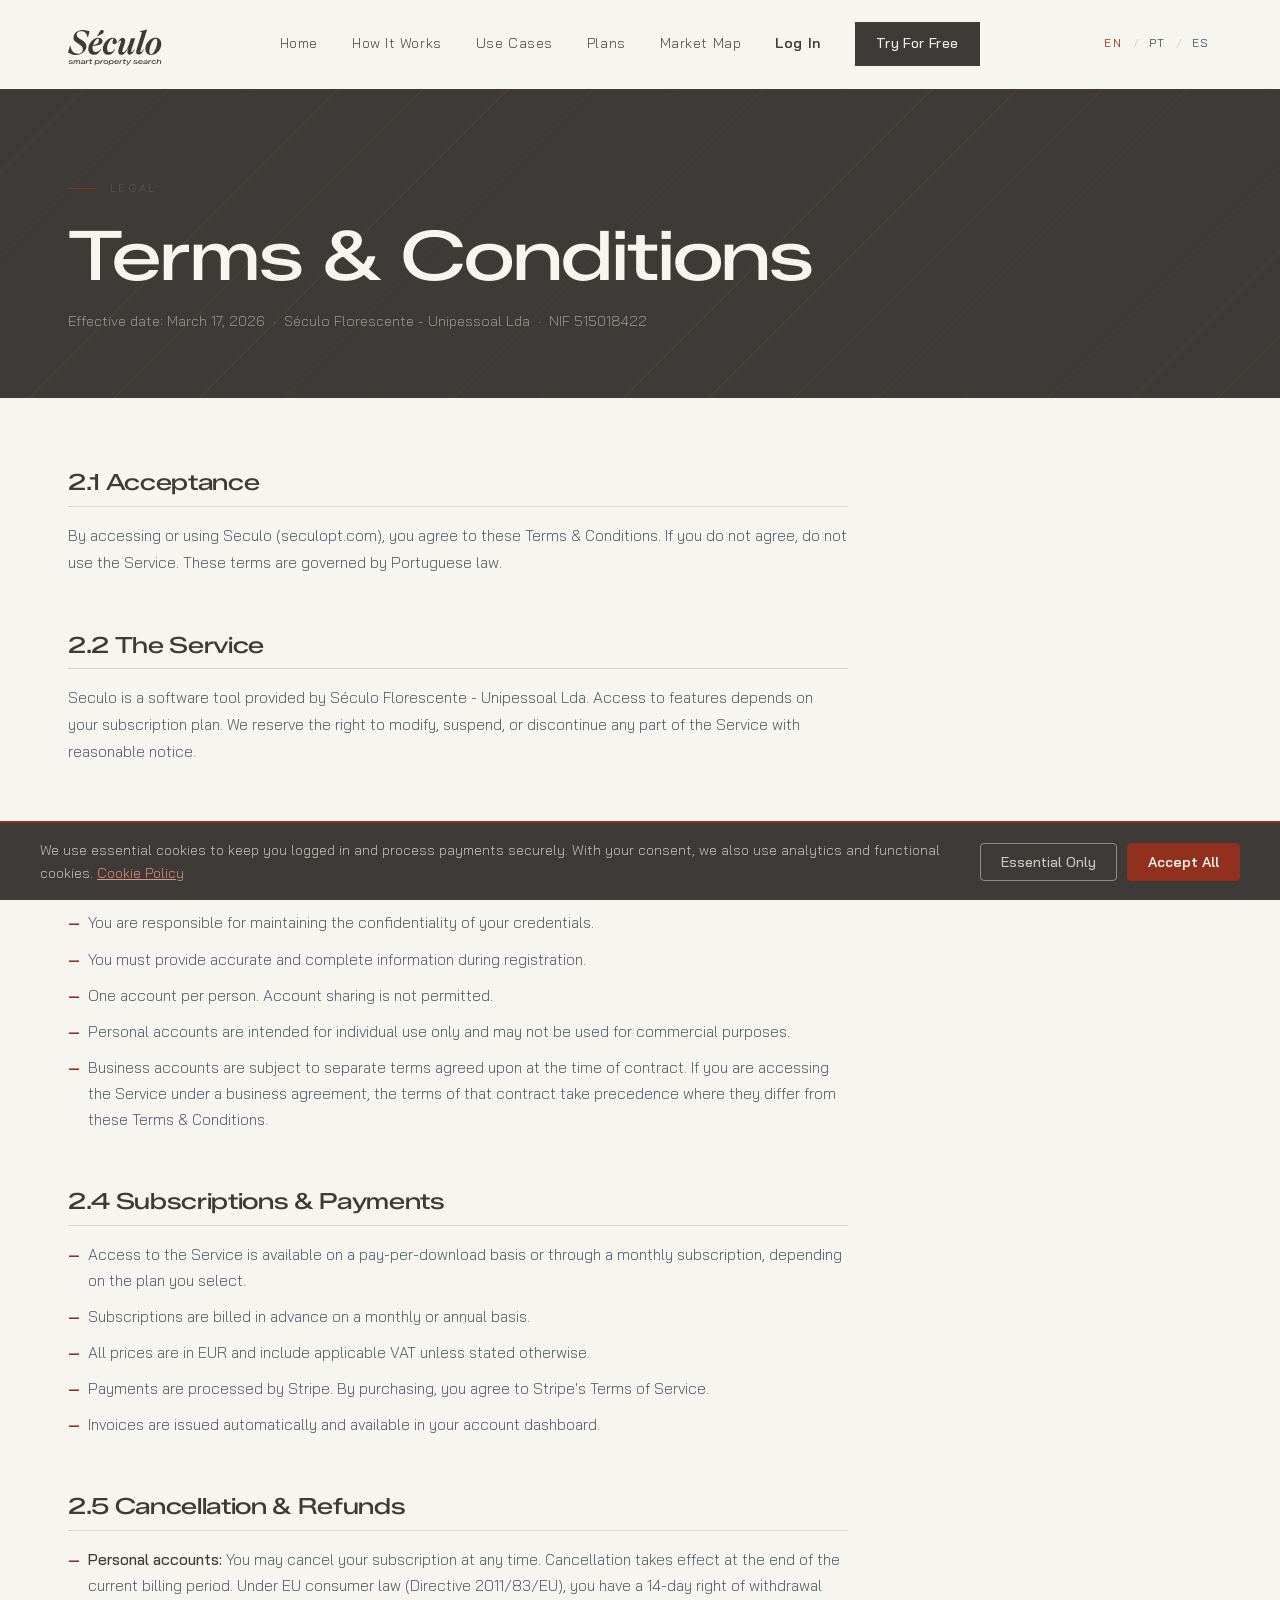
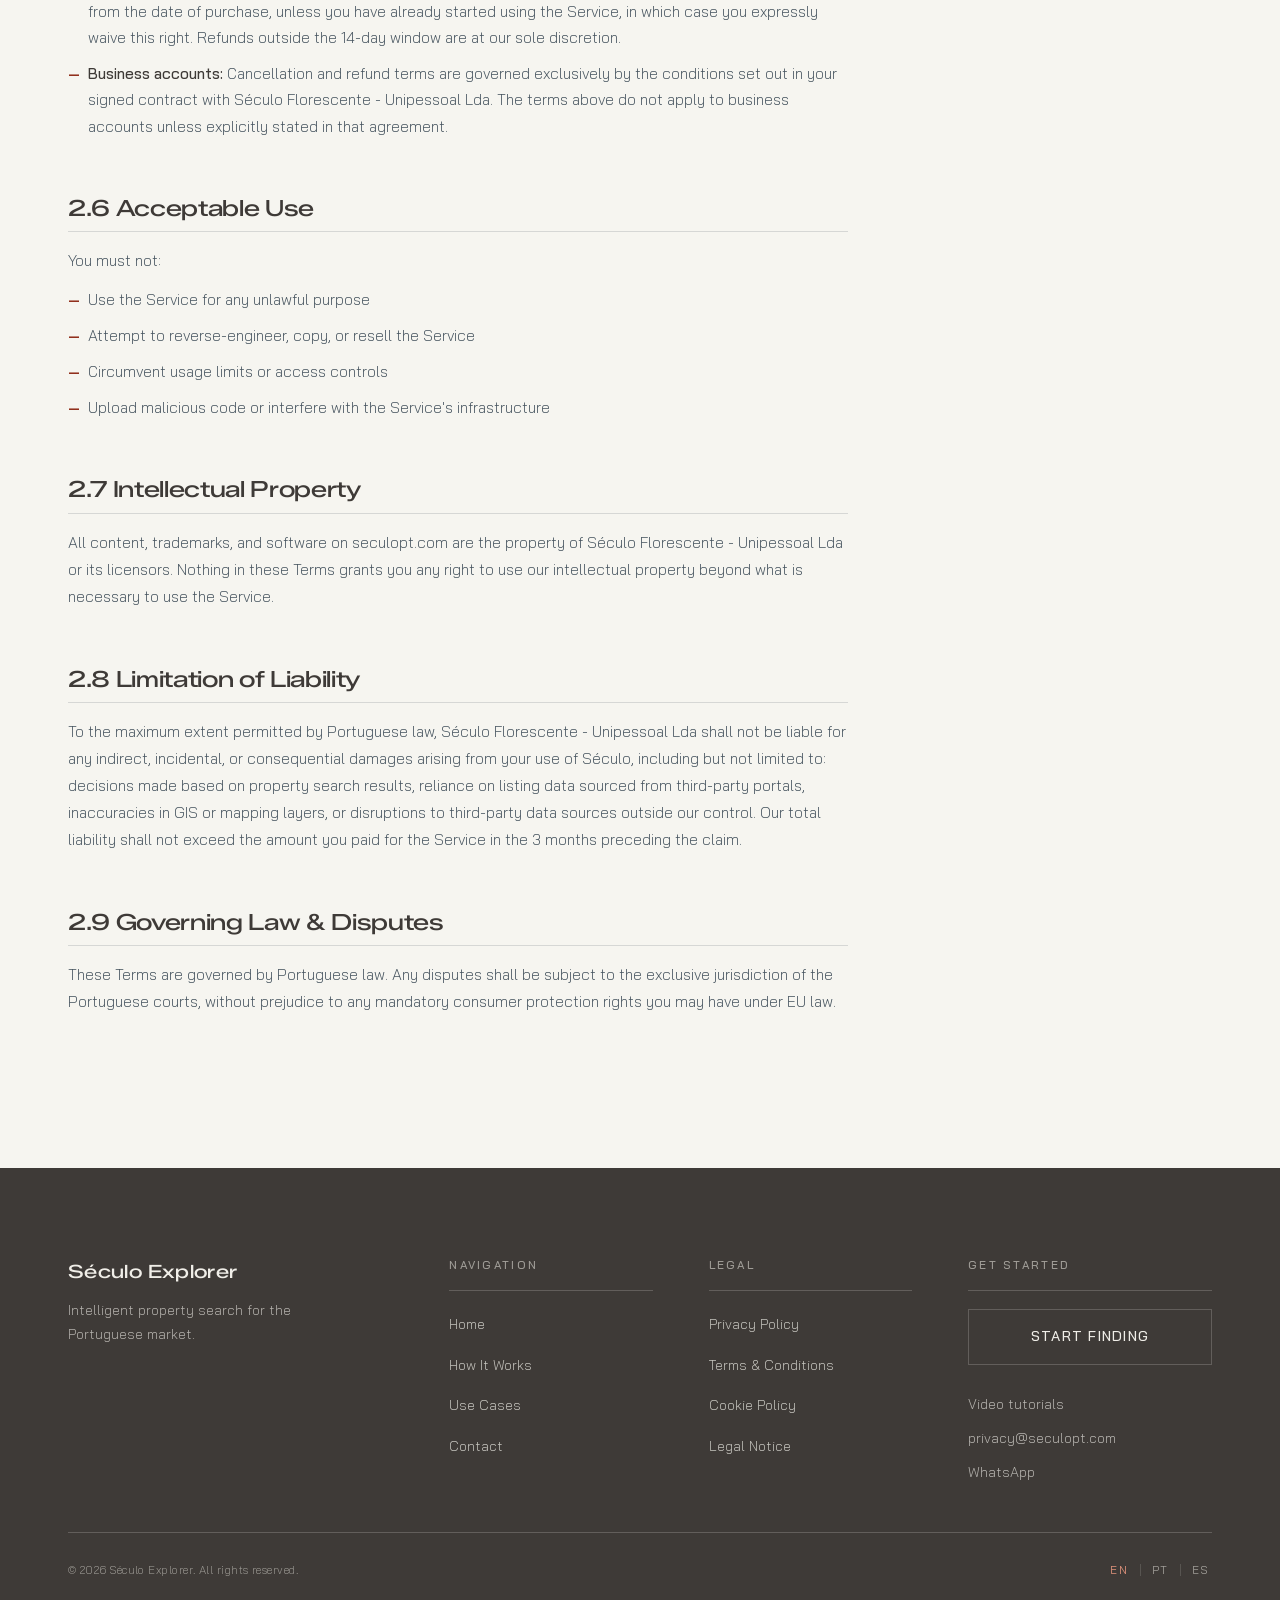
<file: terms.html>
<!DOCTYPE html>
<html lang="en">
<head>
  <meta charset="UTF-8" />
  <meta name="viewport" content="width=device-width, initial-scale=1.0" />
  <meta name="description" content="Terms and Conditions for Século Explorer / Termos e Condições do Século Explorer." />
  <title>Terms &amp; Conditions — Século Explorer</title>
  <!-- Favicons — the S from the wordmark, reversed out of brand ink. -->
  <link rel="icon" href="/favicon.ico?v=2" sizes="32x32" />
  <link rel="icon" href="/favicon.svg?v=2" type="image/svg+xml" />
  <link rel="apple-touch-icon" href="/apple-touch-icon.png?v=2" />


  <!-- Google Fonts -->
  <!-- Set before first paint so scroll-reveal elements are only hidden when
       JS is actually available to reveal them again. -->
  <script>document.documentElement.classList.add('js');</script>

  <link rel="preconnect" href="https://fonts.googleapis.com" />
  <link rel="preconnect" href="https://fonts.gstatic.com" crossorigin />
  <link href="https://fonts.googleapis.com/css2?family=Bai+Jamjuree:wght@200;300;400;500;600;700&family=Zalando+Sans+Expanded:wght@400;500;600;700&family=DM+Mono&display=swap" rel="stylesheet" />

  <!-- Stylesheets -->
  <link rel="stylesheet" href="css/style.css" />
  <link rel="stylesheet" href="css/nav.css" />
  <link rel="stylesheet" href="css/animations.css" />
</head>
<body>

  <!-- ══════════════════════════════════════════
       NAVIGATION
  ══════════════════════════════════════════ -->
  <nav class="site-nav" id="site-nav">
    <div class="nav-inner">
      <a href="index.html" class="nav-logo" aria-label="Século Explorer — Home">
        <img src="assets/logo.svg" alt="Século Explorer" />
      </a>
      <ul class="nav-links">
        <li><a href="index.html" data-en="Home" data-pt="Início" data-es="Inicio">Home</a></li>
        <li><a href="index.html#how-it-works" data-en="How It Works" data-pt="Como Funciona" data-es="Cómo Funciona">How It Works</a></li>
        <li><a href="index.html#use-cases" data-en="Use Cases" data-pt="Casos de Uso" data-es="Casos de Uso">Use Cases</a></li>
        <li><a href="products.html" data-en="Plans" data-pt="Planos" data-es="Planes">Plans</a></li>
        <li><a href="https://luneta.seculopt.com/" data-en="Market Map" data-pt="Mapa do Mercado" data-es="Mapa del Mercado">Market Map</a></li>
        <li><a href="login.html" class="nav-login" data-en="Log In" data-pt="Entrar" data-es="Entrar">Log In</a></li>
        <li>
          <a href="https://seculo-api.vercel.app/?tier=free" class="btn btn-primary" data-en="Try For Free" data-pt="Experimenta Grátis" data-es="Pruébalo Gratis">Try For Free</a>
        </li>
      </ul>
      <div class="lang-toggle">
        <button class="lang-btn active" data-lang="en">EN</button>
        <span>/</span>
        <button class="lang-btn" data-lang="pt">PT</button>
        <span>/</span>
        <button class="lang-btn" data-lang="es">ES</button>
      </div>
      <button class="nav-toggle" aria-label="Toggle menu" aria-expanded="false">
        <span></span><span></span><span></span>
      </button>
    </div>
  </nav>


  <!-- ══════════════════════════════════════════
       PAGE HEADER
  ══════════════════════════════════════════ -->
  <section class="legal-hero">
    <div class="container">
      <span class="section-label">Legal</span>
      <h1 data-en="Terms &amp; Conditions" data-pt="Termos e Condições" data-es="Términos y Condiciones">Terms &amp; Conditions</h1>
      <p class="legal-hero-sub en-only">Effective date: March 17, 2026 &nbsp;·&nbsp; Século Florescente - Unipessoal Lda &nbsp;·&nbsp; NIF 515018422</p>
      <p class="legal-hero-sub pt-only">Data de entrada em vigor: 17 de Março de 2026 &nbsp;·&nbsp; Século Florescente - Unipessoal Lda &nbsp;·&nbsp; NIF 515018422</p>
      <p class="legal-hero-sub es-only">Fecha de entrada en vigor: 17 de marzo de 2026 &nbsp;·&nbsp; Século Florescente - Unipessoal Lda &nbsp;·&nbsp; NIF 515018422</p>
    </div>
  </section>


  <!-- ══════════════════════════════════════════
       CONTENT — ENGLISH
  ══════════════════════════════════════════ -->
  <div class="legal-content en-only">
    <div class="container">

      <div class="legal-section">
        <h2>2.1 Acceptance</h2>
        <p>By accessing or using Seculo (seculopt.com), you agree to these Terms &amp; Conditions. If you do not agree, do not use the Service. These terms are governed by Portuguese law.</p>
      </div>

      <div class="legal-section">
        <h2>2.2 The Service</h2>
        <p>Seculo is a software tool provided by Século Florescente - Unipessoal Lda. Access to features depends on your subscription plan. We reserve the right to modify, suspend, or discontinue any part of the Service with reasonable notice.</p>
      </div>

      <div class="legal-section">
        <h2>2.3 Accounts</h2>
        <ul class="legal-list">
          <li>You must be at least 18 years old to create an account.</li>
          <li>You are responsible for maintaining the confidentiality of your credentials.</li>
          <li>You must provide accurate and complete information during registration.</li>
          <li>One account per person. Account sharing is not permitted.</li>
          <li>Personal accounts are intended for individual use only and may not be used for commercial purposes.</li>
          <li>Business accounts are subject to separate terms agreed upon at the time of contract. If you are accessing the Service under a business agreement, the terms of that contract take precedence where they differ from these Terms & Conditions.</li>
        </ul>
      </div>

      <div class="legal-section">
        <h2>2.4 Subscriptions &amp; Payments</h2>
        <ul class="legal-list">
          <li>Access to the Service is available on a pay-per-download basis or through a monthly subscription, depending on the plan you select.</li>
          <li>Subscriptions are billed in advance on a monthly or annual basis.</li>
          <li>All prices are in EUR and include applicable VAT unless stated otherwise.</li>
          <li>Payments are processed by Stripe. By purchasing, you agree to Stripe's Terms of Service.</li>
          <li>Invoices are issued automatically and available in your account dashboard.</li>
        </ul>
      </div>

      <div class="legal-section">
        <h2>2.5 Cancellation &amp; Refunds</h2>
        <ul class="legal-list">
         <li> <strong> Personal accounts: </strong> You may cancel your subscription at any time. Cancellation takes effect at the end of the current billing period. Under EU consumer law (Directive 2011/83/EU), you have a 14-day right of withdrawal from the date of purchase, unless you have already started using the Service, in which case you expressly waive this right. Refunds outside the 14-day window are at our sole discretion.</li>
         <li><strong>Business accounts:</strong> Cancellation and refund terms are governed exclusively by the conditions set out in your signed contract with Século Florescente - Unipessoal Lda. The terms above do not apply to business accounts unless explicitly stated in that agreement.</li>
        </ul>
      </div>

      <div class="legal-section">
        <h2>2.6 Acceptable Use</h2>
        <p>You must not:</p>
        <ul class="legal-list">
          <li>Use the Service for any unlawful purpose</li>
          <li>Attempt to reverse-engineer, copy, or resell the Service</li>
          <li>Circumvent usage limits or access controls</li>
          <li>Upload malicious code or interfere with the Service's infrastructure</li>
        </ul>
      </div>

      <div class="legal-section">
        <h2>2.7 Intellectual Property</h2>
        <p>All content, trademarks, and software on seculopt.com are the property of Século Florescente - Unipessoal Lda or its licensors. Nothing in these Terms grants you any right to use our intellectual property beyond what is necessary to use the Service.</p>
      </div>

      <div class="legal-section">
        <h2>2.8 Limitation of Liability</h2>
        <p>To the maximum extent permitted by Portuguese law, Século Florescente - Unipessoal Lda shall not be liable for any indirect, incidental, or consequential damages arising from your use of Século, including but not limited to: decisions made based on property search results, reliance on listing data sourced from third-party portals, inaccuracies in GIS or mapping layers, or disruptions to third-party data sources outside our control. Our total liability shall not exceed the amount you paid for the Service in the 3 months preceding the claim.</p>
      </div>

      <div class="legal-section">
        <h2>2.9 Governing Law &amp; Disputes</h2>
        <p>These Terms are governed by Portuguese law. Any disputes shall be subject to the exclusive jurisdiction of the Portuguese courts, without prejudice to any mandatory consumer protection rights you may have under EU law.</p>
      </div>

    </div>
  </div>


  <!-- ══════════════════════════════════════════
       CONTENT — PORTUGUESE
  ══════════════════════════════════════════ -->
  <div class="legal-content pt-only">
    <div class="container">

      <div class="legal-section">
        <h2>2.1 Aceitação</h2>
        <p>Ao aceder ou utilizar o Seculo (seculopt.com), aceita os presentes Termos e Condições. Se não concordar, não utilize o Serviço. Estes termos são regidos pela lei portuguesa.</p>
      </div>

      <div class="legal-section">
        <h2>2.2 O Serviço</h2>
        <p>O Seculo é uma ferramenta de software fornecida pela Século Florescente - Unipessoal Lda. O acesso a funcionalidades depende do plano de subscrição. Reservamo-nos o direito de modificar, suspender ou descontinuar qualquer parte do Serviço com aviso prévio razoável.</p>
      </div>

      <div class="legal-section">
        <h2>2.3 Contas</h2>
        <ul class="legal-list">
          <li>Deve ter pelo menos 18 anos para criar uma conta.</li>
          <li>É responsável pela manutenção da confidencialidade das suas credenciais de acesso.</li>
          <li>Deve fornecer informações precisas e completas durante o registo.</li>
          <li>Uma conta por pessoa. A partilha de conta não é permitida.</li>
          <li>As contas pessoais destinam-se exclusivamente a uso individual e não podem ser utilizadas para fins comerciais.</li>
          <li>As contas empresariais estão sujeitas a termos específicos acordados no momento da celebração do contrato. Se aceder ao Serviço ao abrigo de um acordo empresarial, as condições desse contrato prevalecem sobre os presentes Termos e Condições sempre que existam divergências entre ambos.</li>
        </ul>
      </div>

      <div class="legal-section">
        <h2>2.4 Subscrições e Pagamentos</h2>
        <ul class="legal-list">
          <li>O acesso ao Serviço está disponível em regime de pagamento por download ou através de uma subscrição mensal, consoante o plano selecionado.</li>
          <li>As subscrições são faturadas antecipadamente, numa base mensal ou anual.</li>
          <li>Todos os preços são em EUR e incluem o IVA aplicável, salvo indicação em contrário.</li>
          <li>Os pagamentos são processados pelo Stripe. Ao efetuar uma compra, aceita os Termos de Serviço do Stripe.</li>
          <li>As faturas são emitidas automaticamente e estão disponíveis no painel da sua conta.</li>
        </ul>
      </div>

      <div class="legal-section">
        <h2>2.5 Cancelamento e Reembolsos</h2>
        <ul class="legal-list">
          <li><strong>Contas pessoais:</strong> Pode cancelar a sua subscrição a qualquer momento. O cancelamento produz efeitos no final do período de faturação em curso. Ao abrigo da legislação europeia de defesa do consumidor (Diretiva 2011/83/UE), tem direito de livre resolução no prazo de 14 dias a contar da data de compra, salvo se já tiver iniciado a utilização do Serviço, caso em que renuncia expressamente a esse direito. Os reembolsos fora do prazo de 14 dias ficam sujeitos à nossa exclusiva discrição.</li>
          <li><strong>Contas empresariais:</strong> O cancelamento e os reembolsos são regidos exclusivamente pelas condições estabelecidas no contrato assinado com a Século Florescente - Unipessoal Lda. Os termos acima não se aplicam a contas empresariais, salvo indicação expressa nesse acordo.</li>
        </ul>
      </div>

      <div class="legal-section">
        <h2>2.6 Utilização Aceitável</h2>
        <p>É proibido:</p>
        <ul class="legal-list">
          <li>Utilizar o Serviço para qualquer fim ilícito</li>
          <li>Tentar fazer engenharia inversa, copiar ou revender o Serviço</li>
          <li>Contornar limites de utilização ou controlos de acesso</li>
          <li>Carregar código malicioso ou interferir com a infraestrutura do Serviço</li>
        </ul>
      </div>

      <div class="legal-section">
        <h2>2.7 Propriedade Intelectual</h2>
        <p>Todo o conteúdo, marcas registadas e software em seculopt.com são propriedade da Século Florescente - Unipessoal Lda ou dos seus licenciantes. Nada nestes Termos lhe concede qualquer direito de utilizar a nossa propriedade intelectual além do necessário para a utilização do Serviço.</p>
      </div>

      <div class="legal-section">
        <h2>2.8 Limitação de Responsabilidade</h2>
        <p>Na máxima extensão permitida pela lei portuguesa, a Século Florescente - Unipessoal Lda não será responsável por quaisquer danos indiretos, incidentais ou consequenciais decorrentes da sua utilização do Século, incluindo, entre outros: decisões tomadas com base em resultados de pesquisa imobiliária, dependência de dados de anúncios provenientes de portais de terceiros, imprecisões em camadas SIG ou de cartografia, ou interrupções em fontes de dados de terceiros fora do nosso controlo. A nossa responsabilidade total não excederá o montante pago pelo Serviço nos 3 meses anteriores ao pedido de indemnização.</p>
      </div>

      <div class="legal-section">
        <h2>2.9 Lei Aplicável e Resolução de Litígios</h2>
        <p>Estes Termos são regidos pela lei portuguesa. Quaisquer litígios ficam sujeitos à jurisdição exclusiva dos tribunais portugueses, sem prejuízo dos direitos de proteção do consumidor ao abrigo da legislação da UE.</p>
      </div>

    </div>
  </div>


  <!-- ══════════════════════════════════════════
       CONTENT — SPANISH
  ══════════════════════════════════════════ -->
  <div class="legal-content es-only">
    <div class="container">

      <div class="legal-section">
        <h2>2.1 Aceptación</h2>
        <p>Al acceder o utilizar Seculo (seculopt.com), aceptas estos Términos y Condiciones. Si no estás de acuerdo, no utilices el Servicio. Estos términos se rigen por la ley portuguesa.</p>
      </div>

      <div class="legal-section">
        <h2>2.2 El Servicio</h2>
        <p>Seculo es una herramienta de software proporcionada por Século Florescente - Unipessoal Lda. El acceso a las funcionalidades depende de tu plan de suscripción. Nos reservamos el derecho de modificar, suspender o interrumpir cualquier parte del Servicio con aviso previo razonable.</p>
      </div>

      <div class="legal-section">
        <h2>2.3 Cuentas</h2>
        <ul class="legal-list">
          <li>Debes tener al menos 18 años para crear una cuenta.</li>
          <li>Eres responsable de mantener la confidencialidad de tus credenciales.</li>
          <li>Debes proporcionar información precisa y completa durante el registro.</li>
          <li>Una cuenta por persona. No se permite compartir cuentas.</li>
          <li>Las cuentas personales son para uso individual y no pueden utilizarse con fines comerciales.</li>
          <li>Las cuentas empresariales están sujetas a términos específicos acordados en el momento del contrato. Si accedes al Servicio en virtud de un acuerdo empresarial, los términos de dicho contrato prevalecen donde difieran de estos Términos y Condiciones.</li>
        </ul>
      </div>

      <div class="legal-section">
        <h2>2.4 Suscripciones y Pagos</h2>
        <ul class="legal-list">
          <li>El acceso al Servicio está disponible por pago por descarga o mediante suscripción mensual, según el plan seleccionado.</li>
          <li>Las suscripciones se facturan por adelantado de forma mensual o anual.</li>
          <li>Todos los precios son en EUR e incluyen el IVA aplicable salvo que se indique lo contrario.</li>
          <li>Los pagos son procesados por Stripe. Al realizar una compra, aceptas los Términos de Servicio de Stripe.</li>
          <li>Las facturas se emiten automáticamente y están disponibles en el panel de tu cuenta.</li>
        </ul>
      </div>

      <div class="legal-section">
        <h2>2.5 Cancelación y Reembolsos</h2>
        <ul class="legal-list">
          <li><strong>Cuentas personales:</strong> Puedes cancelar tu suscripción en cualquier momento. La cancelación surte efecto al final del período de facturación en curso. En virtud de la legislación europea de protección al consumidor (Directiva 2011/83/UE), tienes un derecho de desistimiento de 14 días desde la fecha de compra, salvo que ya hayas comenzado a utilizar el Servicio, en cuyo caso renuncias expresamente a este derecho. Los reembolsos fuera del plazo de 14 días quedan a nuestra exclusiva discreción.</li>
          <li><strong>Cuentas empresariales:</strong> La cancelación y los reembolsos se rigen exclusivamente por las condiciones establecidas en tu contrato firmado con Século Florescente - Unipessoal Lda. Los términos anteriores no aplican a cuentas empresariales salvo que se indique expresamente en dicho acuerdo.</li>
        </ul>
      </div>

      <div class="legal-section">
        <h2>2.6 Uso Aceptable</h2>
        <p>Está prohibido:</p>
        <ul class="legal-list">
          <li>Utilizar el Servicio para cualquier fin ilícito</li>
          <li>Intentar realizar ingeniería inversa, copiar o revender el Servicio</li>
          <li>Eludir límites de uso o controles de acceso</li>
          <li>Cargar código malicioso o interferir con la infraestructura del Servicio</li>
        </ul>
      </div>

      <div class="legal-section">
        <h2>2.7 Propiedad Intelectual</h2>
        <p>Todo el contenido, marcas comerciales y software en seculopt.com son propiedad de Século Florescente - Unipessoal Lda o de sus licenciantes. Nada en estos Términos te otorga ningún derecho a utilizar nuestra propiedad intelectual más allá de lo necesario para utilizar el Servicio.</p>
      </div>

      <div class="legal-section">
        <h2>2.8 Limitación de Responsabilidad</h2>
        <p>En la máxima medida permitida por la ley portuguesa, Século Florescente - Unipessoal Lda no será responsable de ningún daño indirecto, incidental o consecuente derivado del uso de Século, incluidos, entre otros: decisiones tomadas en base a resultados de búsqueda inmobiliaria, dependencia de datos de anuncios de portales de terceros, inexactitudes en capas GIS o cartográficas, o interrupciones en fuentes de datos de terceros fuera de nuestro control. Nuestra responsabilidad total no superará el importe pagado por el Servicio en los 3 meses anteriores a la reclamación.</p>
      </div>

      <div class="legal-section">
        <h2>2.9 Ley Aplicable y Resolución de Disputas</h2>
        <p>Estos Términos se rigen por la ley portuguesa. Cualquier disputa estará sujeta a la jurisdicción exclusiva de los tribunales portugueses, sin perjuicio de los derechos de protección al consumidor que puedas tener en virtud de la legislación de la UE.</p>
      </div>

    </div>
  </div>


  <!-- ══════════════════════════════════════════
       FOOTER
  ══════════════════════════════════════════ -->
  <footer class="site-footer">
    <div class="container">
      <div class="footer-grid">
        <div class="footer-brand">
          <span class="footer-logo">Século Explorer</span>
          <p class="footer-tagline" data-en="Intelligent property search for the Portuguese market." data-pt="Pesquisa imobiliária inteligente para o mercado português." data-es="Búsqueda inteligente de propiedades para el mercado portugués.">Intelligent property search for the Portuguese market.</p>
        </div>
        <div>
          <p class="footer-heading" data-en="Navigation" data-pt="Navegação" data-es="Navegación">Navigation</p>
          <ul class="footer-links">
            <li><a href="index.html" data-en="Home" data-pt="Início" data-es="Inicio">Home</a></li>
            <li><a href="index.html#how-it-works" data-en="How It Works" data-pt="Como Funciona" data-es="Cómo Funciona">How It Works</a></li>
            <li><a href="index.html#use-cases" data-en="Use Cases" data-pt="Casos de Uso" data-es="Casos de Uso">Use Cases</a></li>
            <li><a href="contact.html" data-en="Contact" data-pt="Contacto" data-es="Contacto">Contact</a></li>
          </ul>
        </div>
        <div>
          <p class="footer-heading" data-en="Legal" data-pt="Legal" data-es="Legal">Legal</p>
          <ul class="footer-links">
            <li><a href="privacy-policy.html" data-en="Privacy Policy" data-pt="Política de Privacidade" data-es="Política de Privacidad">Privacy Policy</a></li>
            <li><a href="terms.html" data-en="Terms &amp; Conditions" data-pt="Termos e Condições" data-es="Términos y Condiciones">Terms &amp; Conditions</a></li>
            <li><a href="cookie-policy.html" data-en="Cookie Policy" data-pt="Política de Cookies" data-es="Política de Cookies">Cookie Policy</a></li>
            <li><a href="legal-notice.html" data-en="Legal Notice" data-pt="Aviso Legal" data-es="Aviso Legal">Legal Notice</a></li>
          </ul>
        </div>
        <div class="footer-nav-col">
          <p class="footer-heading" data-en="Get Started" data-pt="Começar" data-es="Empezar">Get Started</p>
          <a href="products.html" class="btn btn-outline" data-en="Start Finding" data-pt="Começar a Encontrar" data-es="Empezar a Encontrar">Start Finding</a>
          <a href="https://www.youtube.com/@seculopt" class="footer-tutorials" target="_blank" rel="noopener" data-en="Video tutorials" data-pt="Tutoriais em vídeo" data-es="Tutoriales en vídeo">Video tutorials</a>
          <a href="mailto:privacy@seculopt.com" class="footer-email">privacy@seculopt.com</a>
          <a href="https://wa.me/351912102647" class="footer-whatsapp" target="_blank" rel="noopener">WhatsApp</a>
        </div>
      </div>
      <hr class="footer-divider" />
      <div class="footer-bottom">
        <span class="footer-copy" data-en="&copy; 2026 S&eacute;culo Explorer. All rights reserved." data-pt="&copy; 2026 S&eacute;culo Explorer. Todos os direitos reservados." data-es="&copy; 2026 S&eacute;culo Explorer. Todos los derechos reservados.">&copy; 2026 S&eacute;culo Explorer. All rights reserved.</span>
        <div class="footer-lang">
          <button class="lang-btn active" data-lang="en">EN</button>
          <span>|</span>
          <button class="lang-btn" data-lang="pt">PT</button>
          <span>|</span>
          <button class="lang-btn" data-lang="es">ES</button>
        </div>
      </div>
    </div>
  </footer>


  <!-- ══════════════════════════════════════════
       SCRIPTS
  ══════════════════════════════════════════ -->
  <script src="js/nav.js"></script>
  <script src="js/lang.js"></script>
  <script src="js/cookies.js"></script>


  <!-- ══════════════════════════════════════════
       PAGE STYLES
  ══════════════════════════════════════════ -->
  <style>
    html[lang="pt"] .en-only { display: none; }
    html[lang="en"] .pt-only { display: none; }
    html[lang="es"] .en-only { display: none; }
    html[lang="es"] .pt-only { display: none; }
    html[lang="en"] .es-only { display: none; }
    html[lang="pt"] .es-only { display: none; }

    .legal-hero {
      background: var(--color-primary);
      background-image: repeating-linear-gradient(
        135deg,
        transparent, transparent 59px,
        rgba(200, 169, 110, 0.06) 59px,
        rgba(200, 169, 110, 0.06) 60px
      );
      padding: 80px 0 64px;
    }

    .legal-hero h1 { color: var(--color-white); margin-bottom: 16px; }
    .legal-hero-sub { color: rgba(240, 238, 232, 0.55); font-size: 0.9rem; }

    .legal-content { padding: 72px 0 96px; background: var(--color-bg); }

    .legal-section {
      max-width: 780px;
      margin-bottom: 56px;
    }

    .legal-section h2 {
      font-size: 1.4rem;
      color: var(--color-primary);
      margin-bottom: 16px;
      padding-bottom: 10px;
      border-bottom: 1px solid var(--color-divider);
    }

    .legal-section p {
      margin-bottom: 12px;
      font-size: 0.96rem;
      line-height: 1.75;
    }

    .legal-section p:last-child { margin-bottom: 0; }

    .legal-list {
      list-style: none;
      padding: 0;
      margin: 12px 0 0;
      display: flex;
      flex-direction: column;
      gap: 10px;
    }

    .legal-list li {
      padding-left: 20px;
      position: relative;
      font-size: 0.96rem;
      color: var(--color-mid);
      line-height: 1.7;
    }

    .legal-list li::before {
      content: '—';
      position: absolute;
      left: 0;
      color: var(--color-accent);
      font-weight: 600;
    }

    .legal-section a {
      color: var(--color-accent);
      text-decoration: underline;
      text-underline-offset: 2px;
    }
  </style>

</body>
</html>
</file>
<file: css/style.css>
/* ============================================================
   SÉCULO EXPLORER — Global Styles
   ------------------------------------------------------------
   Written mobile-first: every base rule is the small-screen
   case, and min-width media queries add complexity upward.
   Structure is expressed through hairline rules and space
   rather than boxes, fills and shadows.
   ============================================================ */

/* ── Google Fonts ── */
@import url('https://fonts.googleapis.com/css2?family=Bai+Jamjuree:wght@200;300;400;500;600;700&family=Zalando+Sans+Expanded:wght@400;500;600;700&family=DM+Mono&display=swap');

/* ── CSS Custom Properties ── */
:root {
  /* ── Brand palette ──
     The four canonical brand colours. Everything below maps onto these —
     change a value here and it propagates through the whole site. */
  --brand-light:      #F6F5F0;
  --brand-terracotta: #91301D;
  --brand-dark:       #3E3A37;
  --brand-grey:       #43515C;

  /* ── Surfaces ──
     There is no pure white anywhere. The page sits on one warm ground and
     sections are separated by rules and space, not by alternating fills.
     --color-raised is a barely-there shift for the rare panel that must
     detach from the page; it is deliberately only ~3% off the ground. */
  --color-bg:      var(--brand-light);
  --color-raised:  #F1EFE8;
  --color-sunken:  #EBE8E0;

  /* ── Ink ── */
  --color-primary: var(--brand-dark);
  --color-text:    var(--brand-dark);
  --color-mid:     var(--brand-grey);
  --color-accent:  var(--brand-terracotta);

  /* Grey carries the structure: rules, labels, meta, secondary type.
     Terracotta is rationed — it marks a section opening and the live
     state of a control, nothing else. */
  --rule:          rgba(67, 81, 92, 0.18);
  --rule-strong:   rgba(67, 81, 92, 0.34);
  --rule-faint:    rgba(67, 81, 92, 0.10);
  --color-divider: var(--rule);

  /* Terracotta on the dark surfaces (nav, footer) is only 1.45:1 — illegible.
     This lifted tint reaches 4.9:1 on --brand-dark, so it passes WCAG AA. */
  --color-accent-on-dark: #E2947C;
  /* Light-on-dark type: the brand light, never #FFF. */
  --color-on-dark:        #F0EEE8;
  --rule-on-dark:         rgba(240, 238, 232, 0.20);

  /* Retained so older rules referencing it stay valid — repointed off #FFF. */
  --color-white: var(--brand-light);

  /* ── Type ── */
  --font-display: 'Zalando Sans Expanded', 'Bai Jamjuree', sans-serif;
  --font-body:    'Bai Jamjuree', sans-serif;
  --font-mono:    'DM Mono', monospace;

  /* FAIRE Octave is a foundry font and is not web-licensed or self-hosted yet,
     so this currently falls back to the heading face. */
  --font-logo:    'FAIRE Octave', 'Zalando Sans Expanded', sans-serif;

  /* ── Fluid type scale ──
     clamp() means no size ever needs a breakpoint to stay readable. */
  --t-hero:   clamp(2.15rem, 1.30rem + 3.9vw, 4.30rem);
  --t-h2:     clamp(1.60rem, 1.24rem + 1.6vw, 2.55rem);
  --t-h3:     clamp(1.12rem, 1.03rem + 0.4vw, 1.38rem);
  --t-body:   clamp(0.97rem, 0.94rem + 0.16vw, 1.06rem);
  --t-lead:   clamp(1.04rem, 0.97rem + 0.36vw, 1.22rem);
  --t-small:  clamp(0.82rem, 0.80rem + 0.10vw, 0.88rem);
  --t-label:  clamp(0.66rem, 0.64rem + 0.09vw, 0.72rem);

  /* ── Space ── */
  --gutter:         clamp(20px, 5.2vw, 48px);
  --section-space:  clamp(72px, 9.5vw, 168px);
  --section-padding: var(--section-space);   /* legacy alias */
  --measure:        64ch;

  --max-width:  1240px;
  --radius:     0;          /* squared off — corners are architectural */
  --transition: 0.3s cubic-bezier(0.22, 0.61, 0.36, 1);
  --ease-out:   cubic-bezier(0.22, 0.61, 0.36, 1);
}

/* ── Reset ── */
*, *::before, *::after {
  box-sizing: border-box;
  margin: 0;
  padding: 0;
}

/* ── Prevent horizontal overflow on every page ── */
html, body {
  overflow-x: clip;
  max-width: 100%;
}

ul, ol {
  list-style: none;
}

img, svg {
  display: block;
  max-width: 100%;
}

/* ── Base ── */
html {
  scroll-behavior: smooth;
  /* Anchor jumps land below the sticky nav rather than under it. */
  scroll-padding-top: 88px;
  -webkit-text-size-adjust: 100%;
}

body {
  background: var(--color-bg);
  font-family: var(--font-body);
  font-size: var(--t-body);
  font-weight: 300;
  color: var(--color-text);
  line-height: 1.7;
  -webkit-font-smoothing: antialiased;
  -moz-osx-font-smoothing: grayscale;
}

/* ── Typography ── */
h1, h2, h3, h4, h5, h6 {
  font-family: var(--font-display);
  font-weight: 500;
  color: var(--color-primary);
  line-height: 1.14;
  letter-spacing: -0.015em;
  text-wrap: balance;
}

h1 { font-size: var(--t-hero); line-height: 1.06; }
h2 { font-size: var(--t-h2); }
h3 { font-size: var(--t-h3); line-height: 1.3; letter-spacing: -0.005em; }
h4 { font-size: 1.05rem; }

p {
  color: var(--color-mid);
  line-height: 1.75;
  text-wrap: pretty;
}

/* Bold inside body copy shifts to ink rather than shouting in weight. */
p strong, li strong {
  font-weight: 500;
  color: var(--color-primary);
}

p i, li i { font-style: italic; }

/* ── Links ── */
a {
  color: inherit;
  text-decoration: none;
}

/* ── Layout ── */
.container {
  width: 100%;
  max-width: var(--max-width);
  margin: 0 auto;
  padding: 0 var(--gutter);
}

/* Sections are separated by a hairline, not by a change of background.
   This is the core architectural move — it reads as drawn structure. */
.section {
  padding: var(--section-space) 0;
  position: relative;
}

.section + .section::before {
  content: '';
  position: absolute;
  top: 0;
  left: var(--gutter);
  right: var(--gutter);
  height: 1px;
  background: var(--rule);
}

/* Full-bleed variant — the rule runs edge to edge of the viewport. */
.section--bleed-rule::before {
  left: 0;
  right: 0;
}

/* Constrained reading measure for long-form copy. */
.measure { max-width: var(--measure); }

/* ── Eyebrow / section label ──
   Grey, not terracotta. A short terracotta rule does the accenting,
   which keeps the colour rationed and reads as a drawn mark. */
.section-label,
.eyebrow {
  /* inline-flex, not flex, so the label inherits the parent's text-align.
     Several pages centre their section headers and would otherwise get a
     left-aligned label inside a centred block. */
  display: inline-flex;
  align-items: center;
  gap: 14px;
  font-family: var(--font-body);
  font-size: var(--t-label);
  font-weight: 500;
  letter-spacing: 0.2em;
  text-transform: uppercase;
  color: var(--color-mid);
  margin-bottom: 22px;
}

.section-label::before,
.eyebrow::before {
  content: '';
  width: 28px;
  height: 1px;
  background: var(--color-accent);
  flex-shrink: 0;
}

/* Centred variants get the rule on both sides. */
.section-label--center,
.eyebrow--center {
  justify-content: center;
}

.section-label--center::after,
.eyebrow--center::after {
  content: '';
  width: 28px;
  height: 1px;
  background: var(--color-accent);
  flex-shrink: 0;
}

/* ── Rules ──
   Reusable architectural lines. */
.rule {
  border: none;
  border-top: 1px solid var(--rule);
  margin: 0;
}

.rule--faint { border-top-color: var(--rule-faint); }
.rule--accent {
  border-top: 1px solid var(--color-accent);
  width: 48px;
}

.divider {
  border: none;
  border-top: 1px solid var(--rule);
  margin: clamp(48px, 7vw, 96px) 0;
}

/* ── Buttons ──
   Squared, hairline-bordered, no shadow. The fill slides in from the
   bottom on hover rather than snapping, which suits the slower pace. */
.btn {
  display: inline-flex;
  align-items: center;
  justify-content: center;
  gap: 10px;
  position: relative;
  overflow: hidden;
  padding: 15px 30px;
  border-radius: var(--radius);
  font-family: var(--font-body);
  font-weight: 500;
  font-size: var(--t-small);
  letter-spacing: 0.09em;
  text-transform: uppercase;
  cursor: pointer;
  border: 1px solid transparent;
  transition: color var(--transition), border-color var(--transition);
  text-decoration: none;
  max-width: 100%;
  /* Shared minimum width. Buttons are sized by this rather than by their
     label, so two sitting next to each other always match no matter how
     long their text is. The nav and .btn-sm opt out. */
  min-width: 200px;
  /* Comfortable tap target on touch screens. */
  min-height: 48px;
  text-align: center;
  /* Own stacking context, so the fill below can sit at z-index -1 without
     escaping behind the page. A negative-index pseudo-element paints above
     the button's own background but below its text — no wrapper span needed. */
  isolation: isolate;
}

.btn::after {
  content: '';
  position: absolute;
  inset: 0;
  z-index: -1;
  background: var(--color-accent);
  transform: scaleY(0);
  transform-origin: bottom;
  transition: transform var(--transition);
}

.btn:hover::after,
.btn:focus-visible::after { transform: scaleY(1); }

.btn-primary {
  background: var(--color-primary);
  border-color: var(--color-primary);
  color: var(--color-on-dark);
}

.btn-primary:hover,
.btn-primary:focus-visible {
  border-color: var(--color-accent);
  /* Light, not dark — dark ink on terracotta is 1.45:1 and unreadable. */
  color: var(--brand-light);
}

.btn-outline {
  background: transparent;
  border-color: var(--rule-strong);
  color: var(--color-primary);
}

.btn-outline:hover,
.btn-outline:focus-visible {
  border-color: var(--color-accent);
  color: var(--brand-light);
}

/* Compact variant for dense placements (the legal-page nav bars). Opts out
   of the shared minimum, since it is never sat beside a full-size button. */
.btn-sm {
  min-width: 0;
  padding: 10px 20px;
  min-height: 40px;
  font-size: var(--t-label);
}

/* ── Button groups ──
   Any run of buttons. Stacked and full width on a phone; in a row and
   matched in width from 600px up. Use this anywhere two buttons sit
   together so they can never render at different sizes. */
.btn-group {
  display: flex;
  flex-direction: column;
  gap: 12px;
}

.btn-group > .btn {
  width: 100%;
}

@media (min-width: 600px) {
  .btn-group {
    flex-direction: row;
    flex-wrap: wrap;
    gap: 16px;
  }

  .btn-group > .btn {
    width: auto;
  }
}

/* ── Focus visibility ── */
:focus-visible {
  outline: 2px solid var(--color-accent);
  outline-offset: 3px;
}

/* ── Media slots ──
   Reserved space for photography that has not landed yet. Each slot keeps
   its aspect ratio so dropping an image in later causes no reflow, and
   shows a quiet placeholder in the meantime. Add a background-image (or an
   <img>) and the placeholder styling disappears behind it. */
.media {
  position: relative;
  width: 100%;
  overflow: hidden;
  background: var(--color-sunken);
  background-size: cover;
  background-position: center;
}

.media--wide    { aspect-ratio: 16 / 9; }
.media--classic { aspect-ratio: 4 / 3; }
.media--tall    { aspect-ratio: 3 / 4; }
.media--square  { aspect-ratio: 1 / 1; }

.media img {
  width: 100%;
  height: 100%;
  object-fit: cover;
}

/* Placeholder cross-hairs — reads as an architectural drawing, and makes
   an unfilled slot obvious during design without looking broken. */
.media:empty::before,
.media:empty::after {
  content: '';
  position: absolute;
  background: var(--rule);
}

.media:empty::before {
  left: 0; right: 0; top: 50%; height: 1px;
}

.media:empty::after {
  top: 0; bottom: 0; left: 50%; width: 1px;
}

.media-caption {
  margin-top: 12px;
  font-size: var(--t-label);
  letter-spacing: 0.16em;
  text-transform: uppercase;
  color: var(--color-mid);
}

/* ── Footer ──
   Sits on --brand-dark. Every light value here is --color-on-dark or a
   tint of it; the old rgba(255,255,255,x) values were both pure white and
   too dim against this lighter ground. */
.site-footer {
  background: var(--color-primary);
  color: var(--color-on-dark);
  padding: clamp(56px, 7vw, 88px) 0 32px;
}

.footer-grid {
  display: grid;
  grid-template-columns: 1fr;
  gap: 40px;
  margin-bottom: 48px;
}

.footer-brand .footer-logo {
  font-family: var(--font-logo);
  font-size: 1.15rem;
  color: var(--color-on-dark);
  font-weight: 500;
  letter-spacing: 0.02em;
  margin-bottom: 12px;
  display: block;
}

.footer-tagline {
  font-size: var(--t-small);
  color: rgba(240, 238, 232, 0.68);
  line-height: 1.7;
  max-width: 34ch;
}

.footer-heading {
  font-family: var(--font-body);
  font-size: var(--t-label);
  font-weight: 500;
  letter-spacing: 0.2em;
  text-transform: uppercase;
  color: rgba(240, 238, 232, 0.55);
  padding-bottom: 14px;
  margin-bottom: 18px;
  border-bottom: 1px solid var(--rule-on-dark);
}

.footer-links {
  display: flex;
  flex-direction: column;
  gap: 12px;
}

.footer-links a {
  font-size: var(--t-small);
  color: rgba(240, 238, 232, 0.78);
  transition: color var(--transition);
}

.footer-links a:hover,
.footer-links a:focus-visible {
  color: var(--color-accent-on-dark);
}

.footer-nav-col .btn-outline {
  color: var(--color-on-dark);
  border-color: var(--rule-on-dark);
  margin-bottom: 18px;
  white-space: normal;
  width: 100%;
}

.footer-nav-col .btn-outline:hover,
.footer-nav-col .btn-outline:focus-visible {
  color: var(--brand-light);
  border-color: var(--color-accent);
}

.footer-email,
.footer-whatsapp,
.footer-tutorials {
  font-size: var(--t-small);
  color: rgba(240, 238, 232, 0.7);
  display: block;
  margin-top: 10px;
  transition: color var(--transition);
}

.footer-email:hover,
.footer-email:focus-visible,
.footer-whatsapp:hover,
.footer-whatsapp:focus-visible,
.footer-tutorials:hover,
.footer-tutorials:focus-visible {
  color: var(--color-accent-on-dark);
}

.footer-divider {
  border: none;
  border-top: 1px solid var(--rule-on-dark);
  margin-bottom: 28px;
}

.footer-bottom {
  display: flex;
  flex-direction: column;
  align-items: flex-start;
  gap: 16px;
}

.footer-copy {
  font-size: var(--t-label);
  letter-spacing: 0.04em;
  color: rgba(240, 238, 232, 0.55);
}

/* Footer lang toggle */
.footer-lang {
  display: flex;
  align-items: center;
  gap: 8px;
}

.footer-lang .lang-btn {
  background: none;
  border: none;
  color: rgba(240, 238, 232, 0.55);
  font-family: var(--font-body);
  font-size: var(--t-label);
  cursor: pointer;
  letter-spacing: 0.14em;
  padding: 4px 2px;
  transition: color var(--transition);
}

.footer-lang .lang-btn.active,
.footer-lang .lang-btn:hover {
  color: var(--color-accent-on-dark);
}

.footer-lang span {
  color: rgba(240, 238, 232, 0.25);
  font-size: var(--t-label);
}

/* ============================================================
   RESPONSIVE — mobile-first, so these only ADD structure
   ============================================================ */

/* ── Small tablets and up ── */
@media (min-width: 600px) {
  .footer-grid {
    grid-template-columns: 1fr 1fr;
    gap: 40px 32px;
  }

  .footer-brand { grid-column: 1 / -1; }

  .footer-bottom {
    flex-direction: row;
    justify-content: space-between;
    align-items: center;
  }
}

/* ── Desktop ── */
@media (min-width: 940px) {
  html { scroll-padding-top: 104px; }

  .footer-grid {
    grid-template-columns: 1.6fr 1fr 1fr 1.2fr;
    gap: 56px;
  }

  .footer-brand { grid-column: auto; }
}

/* ── Reduced motion ── */
@media (prefers-reduced-motion: reduce) {
  html { scroll-behavior: auto; }

  .btn::after { transition: none; }
}
</file>
<file: css/nav.css>
/* ============================================================
   SÉCULO EXPLORER — Navigation
   ------------------------------------------------------------
   Mobile-first. The bar is transparent over the top of the page
   and resolves into a light surface with a hairline underneath
   once you scroll — so the nav reads as a drawn line rather than
   a block of colour.
   ============================================================ */

.site-nav {
  position: sticky;
  top: 0;
  z-index: 100;
  background: transparent;
  border-bottom: 1px solid transparent;
  transition: background var(--transition),
              border-color var(--transition),
              backdrop-filter var(--transition);
}

.site-nav.scrolled {
  background: rgba(246, 245, 240, 0.88);
  backdrop-filter: blur(14px);
  -webkit-backdrop-filter: blur(14px);
  border-bottom-color: var(--rule);
}

.nav-inner {
  display: flex;
  align-items: center;
  justify-content: space-between;
  gap: 16px;
  height: 72px;
  max-width: var(--max-width);
  margin: 0 auto;
  padding: 0 var(--gutter);
  position: relative;
}

/* ── Logo ── */
.nav-logo {
  display: flex;
  align-items: center;
  text-decoration: none;
  flex-shrink: 0;
  /* Sits above the mobile panel so it stays visible while the menu is open. */
  position: relative;
  z-index: 2;
}

/* v2 logo is a 192x87 lockup (wordmark + tagline) where the old one was a
   737x240 wordmark. At the previous 36px the tagline rendered ~4px tall and
   was unreadable, so the height is raised to fit the taller artwork. */
.nav-logo img {
  height: 38px;
  width: auto;
  transition: height var(--transition);
}

.nav-logo-text {
  font-family: var(--font-logo);
  font-size: 1.1rem;
  font-weight: 500;
  color: var(--color-primary);
  letter-spacing: 0.02em;
}

.nav-logo-text span {
  color: var(--color-accent);
}

/* ── Nav Links ── */
.nav-links {
  /* Mobile: a full-width panel that drops below the bar. */
  display: none;
  position: absolute;
  top: 100%;
  left: 0;
  width: 100%;
  flex-direction: column;
  align-items: stretch;
  gap: 0;
  background: var(--color-bg);
  border-top: 1px solid var(--rule);
  border-bottom: 1px solid var(--rule);
  padding: 8px var(--gutter) 24px;
  list-style: none;
  max-height: calc(100vh - 72px);
  overflow-y: auto;
}

.site-nav.is-open .nav-links {
  display: flex;
}

.nav-links li {
  border-bottom: 1px solid var(--rule-faint);
}

.nav-links li:last-child {
  border-bottom: none;
  padding-top: 20px;
}

/* Scoped to :not(.btn) deliberately. This selector is more specific than
   .btn-primary, so without the exclusion it repainted the menu's button in
   the ink colour — dark text on a dark fill, invisible — and its display and
   padding overrode the button's own layout. */
.nav-links a:not(.btn) {
  display: block;
  color: var(--color-primary);
  font-size: 1rem;
  font-family: var(--font-body);
  font-weight: 300;
  letter-spacing: 0.02em;
  text-decoration: none;
  transition: color var(--transition);
  padding: 16px 0;
}

/* Log In is the one menu item that carries weight. */
.nav-links a.nav-login {
  font-weight: 600;
}

.nav-links a:not(.btn):hover,
.nav-links a:not(.btn):focus-visible {
  color: var(--color-accent);
}

/* The button in the bar is a quieter thing than a button on the page: set in
   the same size and case as the links beside it rather than shouting in caps
   at full button scale. */
.nav-links .btn {
  width: 100%;
  font-size: var(--t-small);
  font-weight: 500;
  text-transform: none;
  letter-spacing: 0.03em;
}

/* ── Language Toggle ── */
.lang-toggle {
  display: flex;
  align-items: center;
  gap: 8px;
  margin-left: auto;
  margin-right: 4px;
}

.lang-btn {
  background: none;
  border: none;
  color: var(--color-mid);
  font-family: var(--font-body);
  font-size: var(--t-label);
  cursor: pointer;
  letter-spacing: 0.14em;
  padding: 6px 2px;
  transition: color var(--transition);
  line-height: 1;
}

.lang-btn.active,
.lang-btn:hover {
  color: var(--color-accent);
}

.lang-toggle span {
  color: var(--rule-strong);
  font-size: var(--t-label);
  user-select: none;
}

/* ── Hamburger ──
   Two rules that cross into an X. Squared ends, no radius. */
.nav-toggle {
  display: flex;
  flex-direction: column;
  justify-content: center;
  gap: 6px;
  background: none;
  border: none;
  cursor: pointer;
  padding: 12px 4px;
  margin-right: -4px;
  flex-shrink: 0;
}

.nav-toggle span {
  display: block;
  width: 24px;
  height: 1px;
  background: var(--color-primary);
  transition: transform var(--transition), opacity var(--transition);
  transform-origin: center;
}

.site-nav.is-open .nav-toggle span:nth-child(1) {
  transform: translateY(7px) rotate(45deg);
}

.site-nav.is-open .nav-toggle span:nth-child(2) {
  opacity: 0;
}

.site-nav.is-open .nav-toggle span:nth-child(3) {
  transform: translateY(-7px) rotate(-45deg);
}

/* An open menu gets the resolved surface even at the top of the page. */
.site-nav.is-open {
  background: var(--color-bg);
  border-bottom-color: var(--rule);
}

/* ============================================================
   RESPONSIVE — mobile-first, so these only ADD structure
   ============================================================ */

@media (min-width: 940px) {
  .nav-inner {
    height: 88px;
  }

  .nav-logo img {
    height: 44px;
  }

  .nav-toggle {
    display: none;
  }

  .nav-links {
    display: flex;
    position: static;
    width: auto;
    flex-direction: row;
    align-items: center;
    gap: 34px;
    background: transparent;
    border: none;
    padding: 0;
    max-height: none;
    overflow: visible;
  }

  .nav-links li {
    border-bottom: none;
  }

  .nav-links li:last-child {
    padding-top: 0;
  }

  .nav-links a:not(.btn) {
    padding: 4px 0;
    font-size: var(--t-small);
    letter-spacing: 0.04em;
  }

  /* Underline draws in from the left rather than appearing all at once. */
  .nav-links a:not(.btn) {
    position: relative;
  }

  .nav-links a:not(.btn)::after {
    content: '';
    position: absolute;
    left: 0;
    bottom: 0;
    width: 100%;
    height: 1px;
    background: var(--color-accent);
    transform: scaleX(0);
    transform-origin: left;
    transition: transform var(--transition);
  }

  .nav-links a:not(.btn):hover::after,
  .nav-links a:not(.btn):focus-visible::after {
    transform: scaleX(1);
  }

  /* The nav button is the one exception to the shared minimum width — a
     200px button in the bar would crowd the links. Sized off the 88px bar
     so it sits inside it rather than filling it. */
  .nav-links .btn {
    width: auto;
    min-width: 0;
    padding: 9px 20px;
    min-height: 36px;
  }

  .lang-toggle {
    margin-left: 8px;
    margin-right: 0;
  }
}

@media (prefers-reduced-motion: reduce) {
  .site-nav,
  .nav-logo img,
  .nav-toggle span,
  .nav-links a:not(.btn)::after {
    transition: none;
  }
}
</file>
<file: css/animations.css>
/* ============================================================
   SÉCULO EXPLORER — Animations & Micro-interactions
   ------------------------------------------------------------
   Motion here is slow and small. Nothing bounces, nothing lifts
   off the page. Reveals travel a short distance over a long
   duration, which is what makes movement read as considered
   rather than eager.
   ============================================================ */

/* ── Keyframes ── */
@keyframes riseIn {
  from { opacity: 0; transform: translateY(22px); }
  to   { opacity: 1; transform: translateY(0); }
}

@keyframes fadeIn {
  from { opacity: 0; }
  to   { opacity: 1; }
}

/* Rules draw themselves in from the left rather than fading. */
@keyframes drawLine {
  from { transform: scaleX(0); }
  to   { transform: scaleX(1); }
}

@keyframes introLift {
  from { transform: translateY(0); }
  to   { transform: translateY(-100%); }
}

/* ── Scroll-triggered reveals ──
   .animate-on-scroll starts hidden; js/nav.js adds .in-view via
   IntersectionObserver. The <html> element carries .js so that a
   failed or blocked script never leaves content permanently invisible. */
.js .animate-on-scroll {
  opacity: 0;
  will-change: transform, opacity;
}

.js .animate-on-scroll.in-view {
  animation: riseIn 0.9s var(--ease-out) forwards;
}

/* Stagger siblings. --i is set inline where a custom order is wanted. */
.js .animate-on-scroll.in-view { animation-delay: calc(var(--i, 0) * 90ms); }

/* ── Section rules draw in ── */
.js .rule-draw {
  transform: scaleX(0);
  transform-origin: left;
}

.js .rule-draw.in-view {
  animation: drawLine 1.1s var(--ease-out) forwards;
}

/* ── Intro curtain ──
   A single panel in the brand light, holding the logo, which lifts away
   once the logo has settled.

   The lift is a pure CSS animation on purpose. js/intro.js only ever makes
   it *finish sooner* (repeat visit, reduced motion) — it is never required
   to remove the curtain. A failed or blocked script therefore cannot leave
   the page covered. It is hidden outright without JS, since the reveal
   animations it hides are themselves JS-gated. */
/* Single dial for the whole intro sequence. 1 = the original pace; 1.35 runs
   it 35% slower. Every duration and delay in the sequence is multiplied by
   it — including the hero's start offset, which has to stay behind the
   curtain — and js/intro.js reads this same value, so nothing can drift out
   of step. Raise it to slow the intro further, lower it to speed it up.
   Lives on :root because .hero-content is not a descendant of .intro. */
:root {
  --intro-speed: 1.35;
}

.intro { display: none; }

/* Decided in the document head, so a repeat visitor never sees it flash. */
.js.intro-skip .intro { display: none; }

.js .intro {
  position: fixed;
  inset: 0;
  z-index: 9999;
  background: var(--brand-light);
  display: flex;
  flex-direction: column;
  align-items: center;
  justify-content: center;
  gap: 22px;
  padding: var(--gutter);
  animation: introLift
             calc(0.9s * var(--intro-speed))
             var(--ease-out)
             calc(1.75s * var(--intro-speed))
             forwards;
}

.intro__logo {
  width: min(230px, 56vw);
  height: auto;
  opacity: 0;
  animation: riseIn
             calc(1s * var(--intro-speed))
             var(--ease-out)
             calc(0.15s * var(--intro-speed))
             forwards;
}

.intro__rule {
  width: min(230px, 56vw);
  height: 1px;
  background: var(--color-accent);
  transform: scaleX(0);
  transform-origin: center;
  animation: drawLine
             calc(0.9s * var(--intro-speed))
             var(--ease-out)
             calc(0.65s * var(--intro-speed))
             forwards;
}

/* While the curtain is up the page must not scroll behind it. */
body.intro-active {
  overflow: hidden;
}

/* ── Hero entrance ──
   Staggered rise, offset past the curtain so the two do not overlap. On a
   page with no curtain — every page but the home page — and on repeat
   visits, js/intro.js sets .intro-skip and the offset drops to zero. */
.js .hero-content > * {
  opacity: 0;
  animation: riseIn 1s var(--ease-out) forwards;
  animation-delay: calc(2.05s * var(--intro-speed) + var(--d, 0s));
}

.js.intro-skip .hero-content > * {
  animation-delay: var(--d, 0s);
}

.js .hero-content > *:nth-child(1) { --d: 0.00s; }
.js .hero-content > *:nth-child(2) { --d: 0.10s; }
.js .hero-content > *:nth-child(3) { --d: 0.20s; }
.js .hero-content > *:nth-child(4) { --d: 0.30s; }
.js .hero-content > *:nth-child(5) { --d: 0.40s; }
.js .hero-content > *:nth-child(6) { --d: 0.50s; }

/* ── Quiet hover states ──
   No lift, no shadow. A rule brightens or a hairline draws. */
.step-item,
.use-case-card {
  transition: border-color var(--transition);
}

.step-item:hover,
.use-case-card:hover {
  border-color: var(--rule-strong);
}

/* Media slots warm very slightly on hover so they feel live once filled. */
.media {
  transition: filter var(--transition);
}

a:hover > .media,
.media:hover {
  filter: brightness(1.03);
}

/* ── Reduced motion ──
   Everything resolves instantly to its final state. No curtain, no
   travel, no draw. */
@media (prefers-reduced-motion: reduce) {
  .js .animate-on-scroll,
  .js .animate-on-scroll.in-view,
  .js .hero-content > *,
  .js.intro-skip .hero-content > * {
    opacity: 1;
    transform: none;
    animation: none;
  }

  .js .rule-draw,
  .js .rule-draw.in-view {
    transform: scaleX(1);
    animation: none;
  }

  .intro,
  .js .intro { display: none; }
  body.intro-active { overflow: auto; }

  .step-item,
  .use-case-card,
  .media {
    transition: none;
  }
}
</file>
<file: novo/novo.css>
/* ============================================================
   SÉCULO — portada de PRUEBA con Luneta dentro (20-nov-2026)
   Solo para /novo/. Usa los tokens de css/style.css; no redefine nada global.
   Mismo espíritu: fondo cálido, esquinas a 0, líneas finas en vez de cajas,
   terracota racionada (marca la zona elegida y el control vivo).
   ============================================================ */

/* ── A · Hero corto ── */
.nv-hero {
  padding: clamp(28px, 4.5vw, 64px) 0 clamp(20px, 3vw, 36px);
  border-bottom: 1px solid var(--rule);
}
/* El protagonista es el mapa: el título va en dos líneas y más contenido que en la portada actual */
.nv-hero .nv-hero__title { font-size: clamp(2rem, 1.2rem + 3vw, 3.6rem); max-width: 17ch; }
.nv-hero__grid {
  display: grid;
  gap: clamp(20px, 3vw, 40px);
}
.nv-hero__title {
  font-family: var(--font-display);
  font-size: var(--t-hero);
  font-weight: 500;
  line-height: 1.04;
  letter-spacing: -0.01em;
  margin: 0.4em 0 0;
  max-width: 14ch;
  color: var(--color-text);
}
.nv-hero__sub {
  font-size: var(--t-lead);
  line-height: 1.55;
  color: var(--color-mid);
  max-width: var(--measure);
  margin: 0;
}
.nv-hero__sub strong { color: var(--color-text); font-weight: 600; }

.nv-stats {
  display: grid;
  grid-template-columns: repeat(3, minmax(0, 1fr));
  margin-top: clamp(20px, 3vw, 32px);
  border-top: 1px solid var(--rule);
}
.nv-stats > div {
  padding: 14px 12px 0 0;
  display: flex;
  flex-direction: column;
  gap: 4px;
}
.nv-stats > div + div { padding-left: 12px; border-left: 1px solid var(--rule); }
.nv-stats__n {
  font-family: var(--font-display);
  font-size: clamp(1.5rem, 1.1rem + 1.6vw, 2.3rem);
  line-height: 1;
  color: var(--color-text);
}
.nv-stats__l {
  font-family: var(--font-mono);
  font-size: var(--t-label);
  text-transform: uppercase;
  letter-spacing: 0.08em;
  color: var(--color-mid);
}

@media (min-width: 900px) {
  .nv-hero__grid { grid-template-columns: 1.15fr 1fr; align-items: end; }
}

/* ── B · El mapa ── */
.nv-mapa { position: relative; }
.nv-dot {
  flex: none;
  width: 8px; height: 8px;
  background: var(--color-accent);
  transform: translateY(-1px);
}
.nv-mapa__frame {
  border-bottom: 1px solid var(--rule-strong);
  background: var(--color-sunken);
}
.nv-mapa__frame iframe {
  display: block;
  width: 100%;
  height: clamp(520px, 82vh, 960px);
  border: 0;
}

/* Barra de la zona: UNA línea delgada encima del mapa (21-nov-2026; antes era un banner
   grande pegado abajo). Sin zona muestra la pista; con zona, nombre + meta + botón. */
.nv-zona {
  border-top: 1px solid var(--rule-strong);
  border-bottom: 1px solid var(--rule);
  background: var(--color-bg);
}
.nv-zona__inner {
  display: flex;
  align-items: center;
  justify-content: space-between;
  gap: 8px 20px;
  min-height: 52px;
  padding-top: 6px;
  padding-bottom: 6px;
}
.nv-zona__txt {
  margin: 0;
  display: flex;
  align-items: baseline;
  gap: 4px 12px;
  min-width: 0;
  flex-wrap: wrap;
  font-size: var(--t-small);
  color: var(--color-mid);
}
.nv-zona__nome {
  font-family: var(--font-display);
  font-size: clamp(1rem, 0.95rem + 0.3vw, 1.15rem);
  color: var(--color-accent);
}
.nv-zona__nome:empty, .nv-zona__meta:empty { display: none; }
.nv-zona.is-set .nv-zona__hint { display: none; }
.nv-zona__btn { white-space: nowrap; flex: none; min-height: 36px; padding: 8px 16px; }
.nv-zona__btn.is-off { opacity: 0.38; pointer-events: none; }
@media (max-width: 599px) {
  .nv-zona__inner { flex-wrap: wrap; }
  .nv-zona__btn { width: 100%; }
}

/* ── D · Porquê ── */
.nv-why { max-width: 820px; }
.nv-why h2 { margin-bottom: 0.8em; }
</file>
